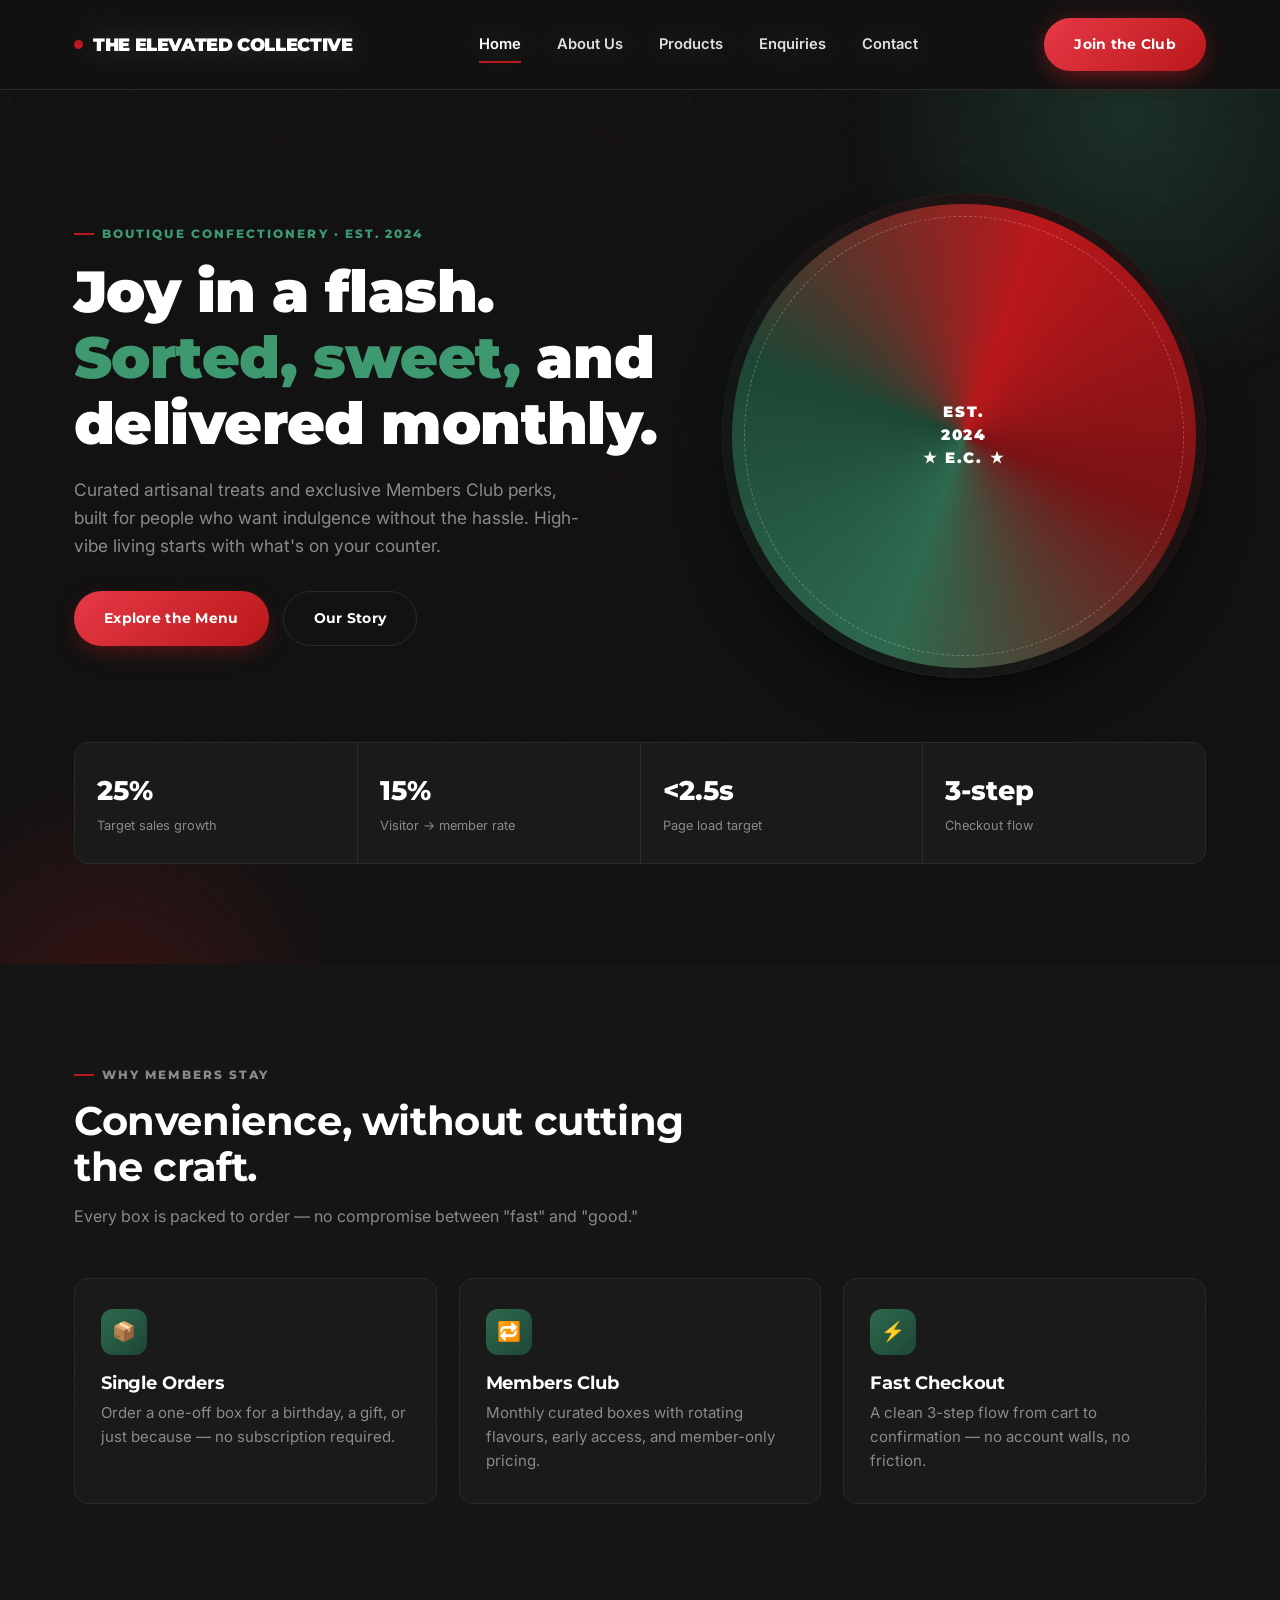
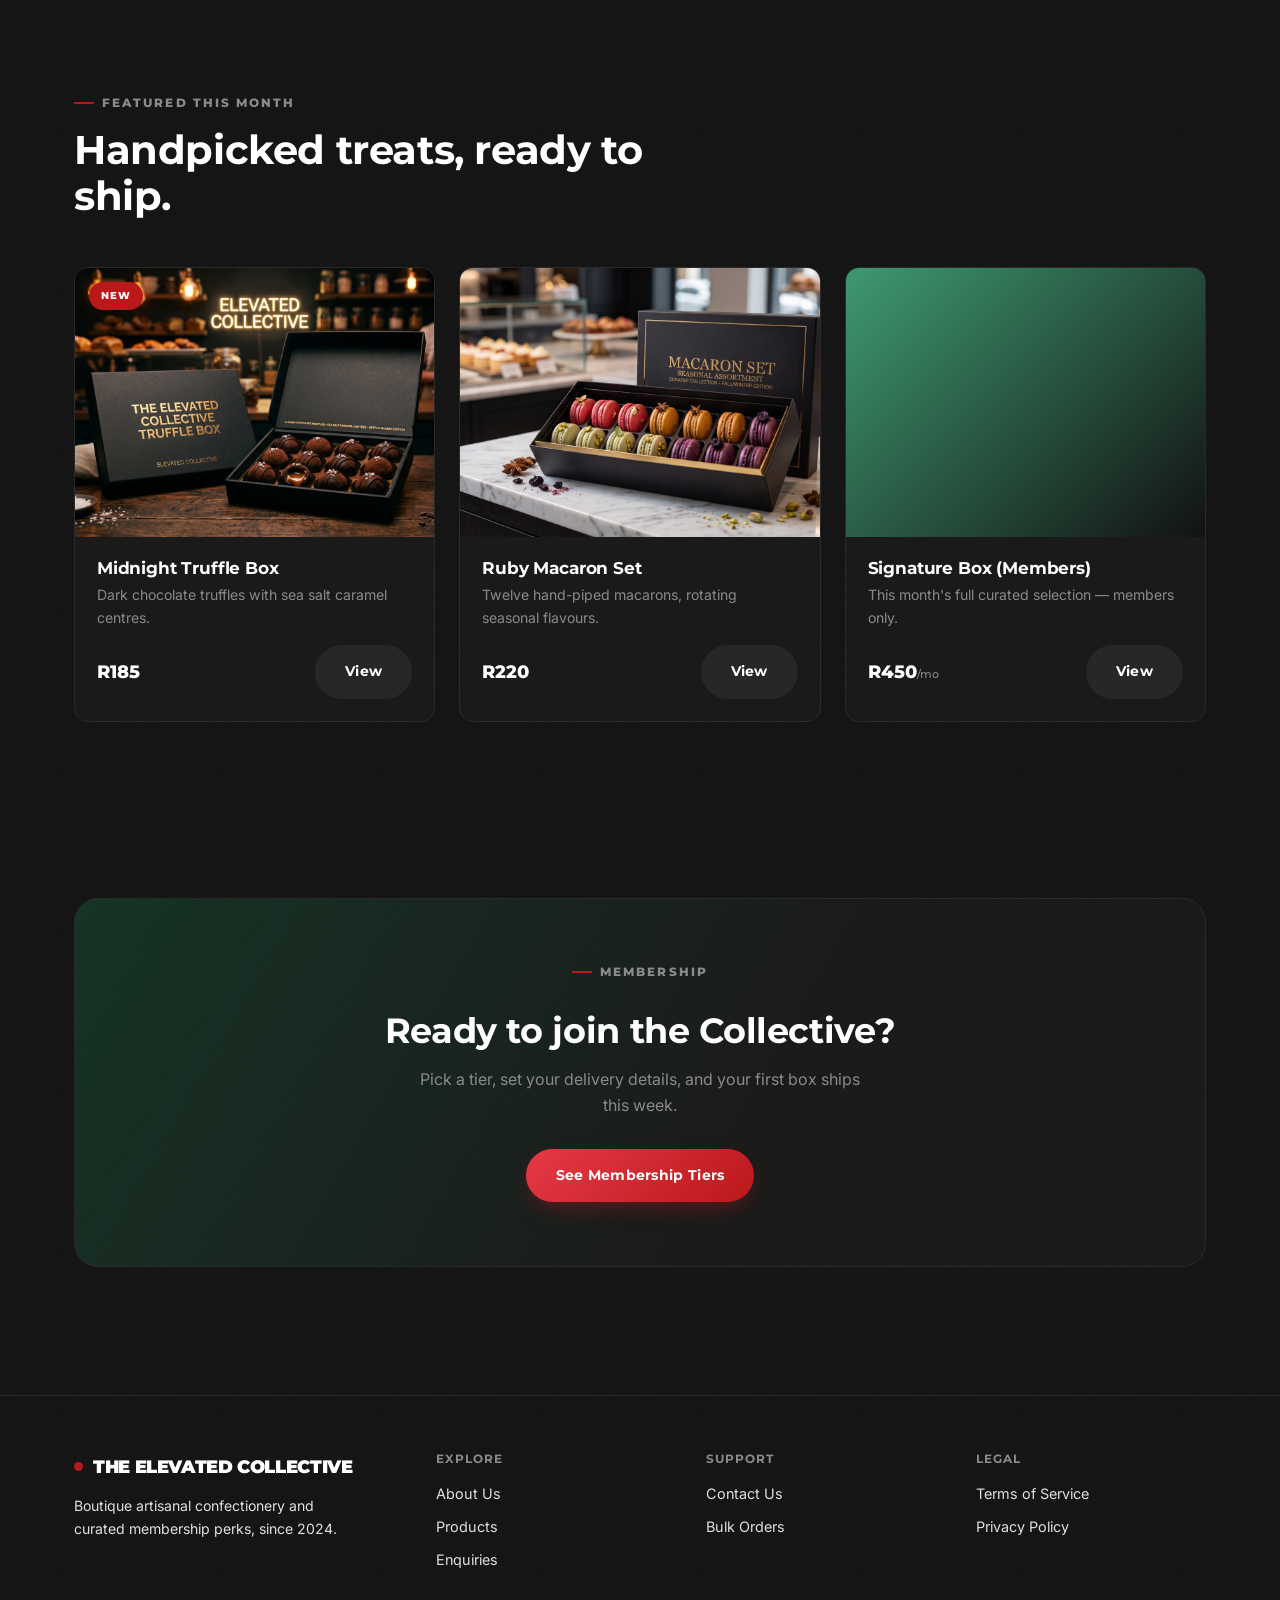
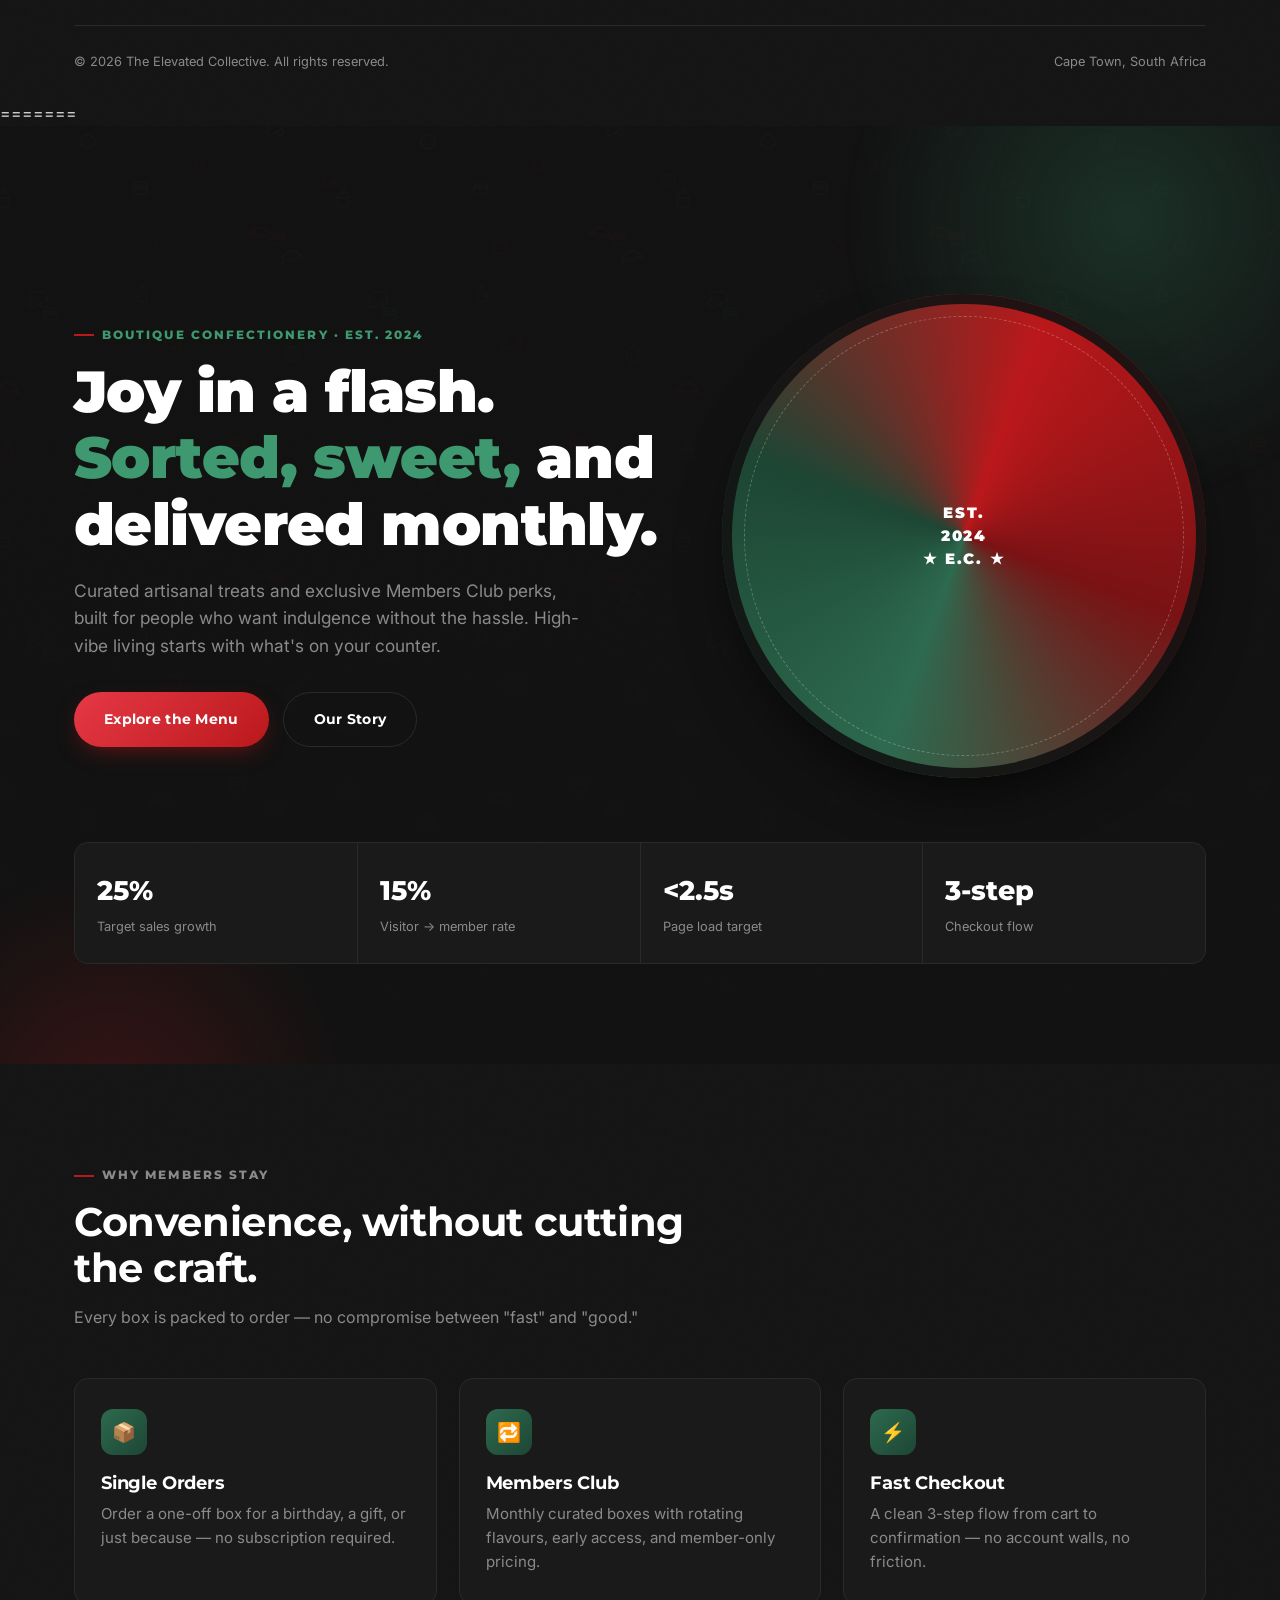
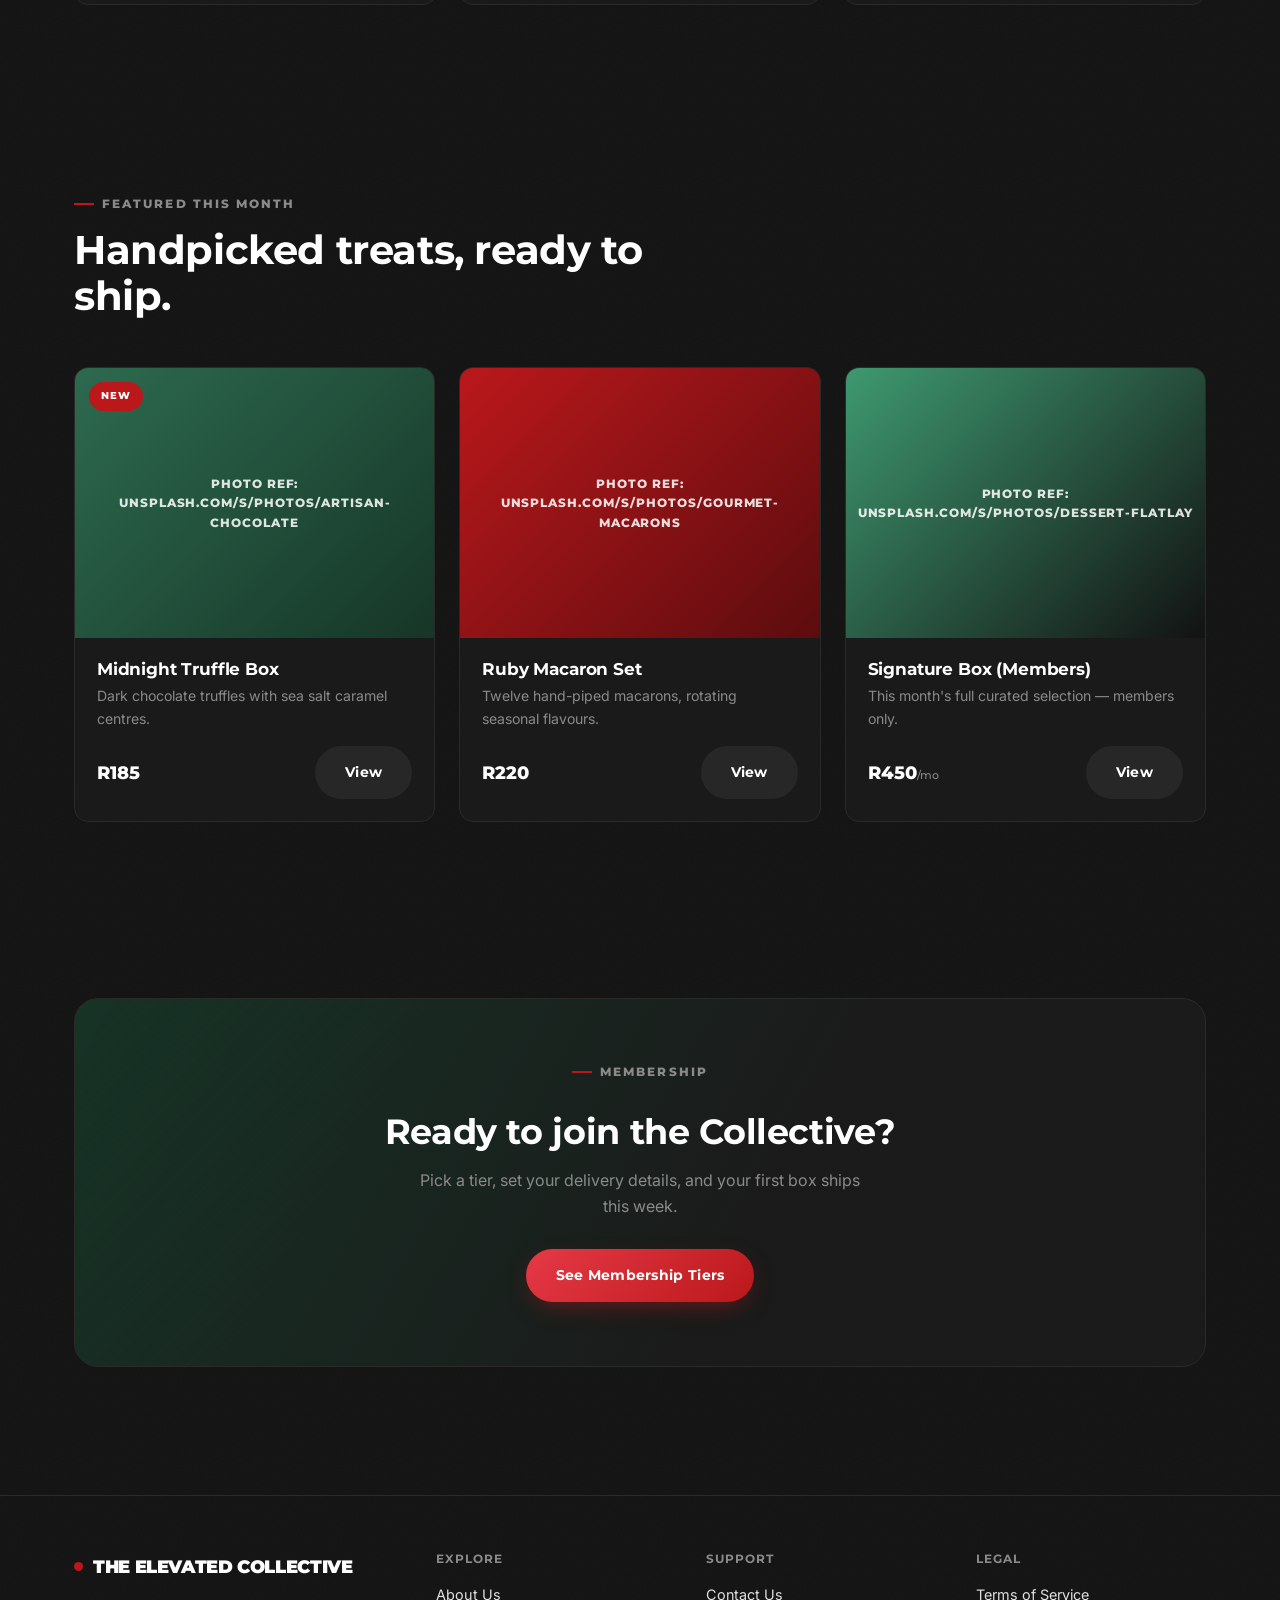
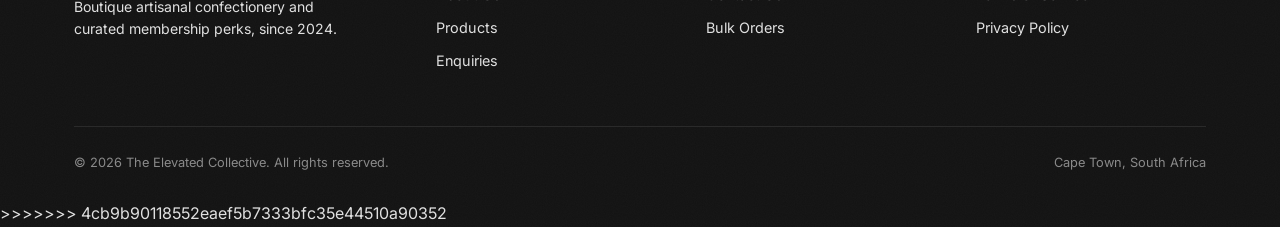
<file: index.html>
<<<<<<< HEAD
<!DOCTYPE html>
<html lang="en">
<head>
<meta charset="UTF-8">

<!--Google Fonts for Montserrat & Inter -->
<link rel="preconnect" href="https://fonts.googleapis.com">
<link rel="preconnect" href="https://fonts.gstatic.com" crossorigin>
<link href="https://fonts.googleapis.com/css2?family=Inter:wght@300;400;500;600;700&family=Montserrat:ital,wght@0,400;0,500;0,600;0,700;1,400;1,500;1,600;1,700&display=swap" rel="stylesheet">
<meta name="viewport" content="width=device-width, initial-scale=1.0">
<title>Enquiries — The Elevated Collective</title>
<link rel="stylesheet" href="css/style.css">
<meta name="viewport" content="width=device-width, initial-scale=1.0">
<title>The Elevated Collective — Sweet Treats, Delivered Monthly</title>
<meta name="description" content="Artisanal confectionery and curated membership perks, delivered with maximum convenience.">
<link rel="stylesheet" href="css/style.css">
</head>
<body>

<header class="site-header">
  <nav class="nav">
    <a href="index.html" class="logo"><span class="dot"></span>THE ELEVATED COLLECTIVE</a>
    <ul class="nav-links">
      <li><a href="index.html" class="active">Home</a></li>
      <li><a href="about.html">About Us</a></li>
      <li><a href="products.html">Products</a></li>
      <li><a href="enquiry.html">Enquiries</a></li>
      <li><a href="contact.html">Contact</a></li>
    </ul>
    <div class="nav-cta">
      <a href="products.html" class="btn btn-primary">Join the Club</a>
      <button class="nav-toggle" aria-label="Toggle menu" aria-expanded="false">☰</button>
    </div>
  </nav>
</header>

<main>
  <section class="hero">
    <div class="container hero-grid">
      <div>
        <p class="eyebrow">Boutique Confectionery · Est. 2024</p>
        <h1>Joy in a flash. <span class="accent">Sorted, sweet,</span> and delivered monthly.</h1>
        <p class="lead">Curated artisanal treats and exclusive Members Club perks, built for people who want indulgence without the hassle. High-vibe living starts with what's on your counter.</p>
        <div class="hero-actions">
          <a href="products.html" class="btn btn-primary">Explore the Menu</a>
          <a href="about.html" class="btn btn-secondary">Our Story</a>
        </div>
      </div>
      <div class="seal-art" role="img" aria-label="The Elevated Collective wax seal emblem">
        <div class="seal-mark">EST.<br>2024<br>★ E.C. ★</div>
      </div>
    </div>

    <div class="container">
      <div class="stat-strip">
        <div class="stat-cell"><div class="num">25%</div><div class="label">Target sales growth</div></div>
        <div class="stat-cell"><div class="num">15%</div><div class="label">Visitor → member rate</div></div>
        <div class="stat-cell"><div class="num">&lt;2.5s</div><div class="label">Page load target</div></div>
        <div class="stat-cell"><div class="num">3-step</div><div class="label">Checkout flow</div></div>
      </div>
    </div>
  </section>

  <section>
    <div class="container">
      <div class="section-head">
        <p class="eyebrow">Why members stay</p>
        <h2>Convenience, without cutting the craft.</h2>
        <p>Every box is packed to order — no compromise between "fast" and "good."</p>
      </div>
      <div class="grid-3">
        <div class="card">
          <div class="icon-badge">📦</div>
          <h3>Single Orders</h3>
          <p>Order a one-off box for a birthday, a gift, or just because — no subscription required.</p>
        </div>
        <div class="card">
          <div class="icon-badge">🔁</div>
          <h3>Members Club</h3>
          <p>Monthly curated boxes with rotating flavours, early access, and member-only pricing.</p>
        </div>
        <div class="card">
          <div class="icon-badge">⚡</div>
          <h3>Fast Checkout</h3>
          <p>A clean 3-step flow from cart to confirmation — no account walls, no friction.</p>
        </div>
      </div>
    </div>
  </section>

  <section>
    <div class="container">
      <div class="section-head">
        <p class="eyebrow">Featured this month</p>
        <h2>Handpicked treats, ready to ship.</h2>
      </div>
      <div class="product-grid">
        <article class="product-card">
          <div class="product-media">
            <span class="badge-tag">New</span>
            <img src="images/images/products/midnight.truffle.jpg" alt="Midnight Truffle Box">
          </div>
          <div class="product-body">
            <h3>Midnight Truffle Box</h3>
            <p class="desc">Dark chocolate truffles with sea salt caramel centres.</p>
            <div class="product-footer">
              <span class="price">R185</span>
              <a href="products.html" class="btn btn-ghost">View</a>
            </div>
          </div>
        </article>
        <article class="product-card">
          <div class="product-media">
            <img src="images/images/products/macaron.seasonalset.jpg" alt="Ruby Macaron Set">
          </div>
          <div class="product-body">
            <h3>Ruby Macaron Set</h3>
            <p class="desc">Twelve hand-piped macarons, rotating seasonal flavours.</p>
            <div class="product-footer">
              <span class="price">R220</span>
              <a href="products.html" class="btn btn-ghost">View</a>
            </div>
          </div>
        </article>
        <article class="product-card">
          <div class="product-media" style="background-image: linear-gradient(135deg, #3E9970, #121212), url('https://images.unsplash.com/photo-1551024601-bec78aea704b?auto=format&fit=crop&w=900&q=80'); background-size: cover; background-position: center;">
          </div>
          <div class="product-body">
            <h3>Signature Box (Members)</h3>
            <p class="desc">This month's full curated selection — members only.</p>
            <div class="product-footer">
              <span class="price">R450<span class="period">/mo</span></span>
              <a href="products.html" class="btn btn-ghost">View</a>
            </div>
          </div>
        </article>
      </div>
    </div>
  </section>

  <section>
    <div class="container">
      <div class="cta-band">
        <p class="eyebrow" style="justify-content:center;">Membership</p>
        <h2>Ready to join the Collective?</h2>
        <p>Pick a tier, set your delivery details, and your first box ships this week.</p>
        <a href="products.html" class="btn btn-primary">See Membership Tiers</a>
      </div>
    </div>
  </section>
</main>

<footer class="site-footer">
  <div class="container">
    <div class="footer-grid">
      <div>
        <div class="logo" style="margin-bottom:14px;"><span class="dot"></span>THE ELEVATED COLLECTIVE</div>
        <p style="max-width:32ch; font-size:0.88rem;">Boutique artisanal confectionery and curated membership perks, since 2024.</p>
      </div>
      <div>
        <h4>Explore</h4>
        <ul>
          <li><a href="about.html">About Us</a></li>
          <li><a href="products.html">Products</a></li>
          <li><a href="enquiry.html">Enquiries</a></li>
        </ul>
      </div>
      <div>
        <h4>Support</h4>
        <ul>
          <li><a href="contact.html">Contact Us</a></li>
          <li><a href="enquiry.html">Bulk Orders</a></li>
        </ul>
      </div>
      <div>
        <h4>Legal</h4>
        <ul>
          <li><a href="#">Terms of Service</a></li>
          <li><a href="#">Privacy Policy</a></li>
        </ul>
      </div>
    </div>
    <div class="footer-bottom">
      <span>© 2026 The Elevated Collective. All rights reserved.</span>
      <span>Cape Town, South Africa</span>
    </div>
  </div>
</footer>

</body>
=======
<!DOCTYPE html>
<html lang="en">
<head>
<meta charset="UTF-8">
<meta name="viewport" content="width=device-width, initial-scale=1.0">
<title>The Elevated Collective — Sweet Treats, Delivered Monthly</title>
<meta name="description" content="Artisanal confectionery and curated membership perks, delivered with maximum convenience.">
<link rel="stylesheet" href="css/style.css">
</head>
<body>

<header class="site-header">
  <nav class="nav">
    <a href="index.html" class="logo"><span class="dot"></span>THE ELEVATED COLLECTIVE</a>
    <ul class="nav-links">
      <li><a href="index.html" class="active">Home</a></li>
      <li><a href="about.html">About Us</a></li>
      <li><a href="products.html">Products</a></li>
      <li><a href="enquiry.html">Enquiries</a></li>
      <li><a href="contact.html">Contact</a></li>
    </ul>
    <div class="nav-cta">
      <a href="products.html" class="btn btn-primary">Join the Club</a>
      <button class="nav-toggle" aria-label="Toggle menu" aria-expanded="false">☰</button>
    </div>
  </nav>
</header>

<main>
  <section class="hero">
    <div class="container hero-grid">
      <div>
        <p class="eyebrow">Boutique Confectionery · Est. 2024</p>
        <h1>Joy in a flash. <span class="accent">Sorted, sweet,</span> and delivered monthly.</h1>
        <p class="lead">Curated artisanal treats and exclusive Members Club perks, built for people who want indulgence without the hassle. High-vibe living starts with what's on your counter.</p>
        <div class="hero-actions">
          <a href="products.html" class="btn btn-primary">Explore the Menu</a>
          <a href="about.html" class="btn btn-secondary">Our Story</a>
        </div>
      </div>
      <div class="seal-art" role="img" aria-label="The Elevated Collective wax seal emblem">
        <div class="seal-mark">EST.<br>2024<br>★ E.C. ★</div>
      </div>
    </div>

    <div class="container">
      <div class="stat-strip">
        <div class="stat-cell"><div class="num">25%</div><div class="label">Target sales growth</div></div>
        <div class="stat-cell"><div class="num">15%</div><div class="label">Visitor → member rate</div></div>
        <div class="stat-cell"><div class="num">&lt;2.5s</div><div class="label">Page load target</div></div>
        <div class="stat-cell"><div class="num">3-step</div><div class="label">Checkout flow</div></div>
      </div>
    </div>
  </section>

  <section>
    <div class="container">
      <div class="section-head">
        <p class="eyebrow">Why members stay</p>
        <h2>Convenience, without cutting the craft.</h2>
        <p>Every box is packed to order — no compromise between "fast" and "good."</p>
      </div>
      <div class="grid-3">
        <div class="card">
          <div class="icon-badge">📦</div>
          <h3>Single Orders</h3>
          <p>Order a one-off box for a birthday, a gift, or just because — no subscription required.</p>
        </div>
        <div class="card">
          <div class="icon-badge">🔁</div>
          <h3>Members Club</h3>
          <p>Monthly curated boxes with rotating flavours, early access, and member-only pricing.</p>
        </div>
        <div class="card">
          <div class="icon-badge">⚡</div>
          <h3>Fast Checkout</h3>
          <p>A clean 3-step flow from cart to confirmation — no account walls, no friction.</p>
        </div>
      </div>
    </div>
  </section>

  <section>
    <div class="container">
      <div class="section-head">
        <p class="eyebrow">Featured this month</p>
        <h2>Handpicked treats, ready to ship.</h2>
      </div>
      <div class="product-grid">
        <article class="product-card">
          <div class="product-media" style="background: linear-gradient(135deg, #2D6A4F, #163627);">
            <span class="badge-tag">New</span>
            <div class="placeholder-art">Photo ref:<br>unsplash.com/s/photos/artisan-chocolate</div>
          </div>
          <div class="product-body">
            <h3>Midnight Truffle Box</h3>
            <p class="desc">Dark chocolate truffles with sea salt caramel centres.</p>
            <div class="product-footer">
              <span class="price">R185</span>
              <a href="products.html" class="btn btn-ghost">View</a>
            </div>
          </div>
        </article>
        <article class="product-card">
          <div class="product-media" style="background: linear-gradient(135deg, #BA181B, #5c0c0e);">
            <div class="placeholder-art">Photo ref:<br>unsplash.com/s/photos/gourmet-macarons</div>
          </div>
          <div class="product-body">
            <h3>Ruby Macaron Set</h3>
            <p class="desc">Twelve hand-piped macarons, rotating seasonal flavours.</p>
            <div class="product-footer">
              <span class="price">R220</span>
              <a href="products.html" class="btn btn-ghost">View</a>
            </div>
          </div>
        </article>
        <article class="product-card">
          <div class="product-media" style="background: linear-gradient(135deg, #3E9970, #121212);">
            <div class="placeholder-art">Photo ref:<br>unsplash.com/s/photos/dessert-flatlay</div>
          </div>
          <div class="product-body">
            <h3>Signature Box (Members)</h3>
            <p class="desc">This month's full curated selection — members only.</p>
            <div class="product-footer">
              <span class="price">R450<span class="period">/mo</span></span>
              <a href="products.html" class="btn btn-ghost">View</a>
            </div>
          </div>
        </article>
      </div>
    </div>
  </section>

  <section>
    <div class="container">
      <div class="cta-band">
        <p class="eyebrow" style="justify-content:center;">Membership</p>
        <h2>Ready to join the Collective?</h2>
        <p>Pick a tier, set your delivery details, and your first box ships this week.</p>
        <a href="products.html" class="btn btn-primary">See Membership Tiers</a>
      </div>
    </div>
  </section>
</main>

<footer class="site-footer">
  <div class="container">
    <div class="footer-grid">
      <div>
        <div class="logo" style="margin-bottom:14px;"><span class="dot"></span>THE ELEVATED COLLECTIVE</div>
        <p style="max-width:32ch; font-size:0.88rem;">Boutique artisanal confectionery and curated membership perks, since 2024.</p>
      </div>
      <div>
        <h4>Explore</h4>
        <ul>
          <li><a href="about.html">About Us</a></li>
          <li><a href="products.html">Products</a></li>
          <li><a href="enquiry.html">Enquiries</a></li>
        </ul>
      </div>
      <div>
        <h4>Support</h4>
        <ul>
          <li><a href="contact.html">Contact Us</a></li>
          <li><a href="enquiry.html">Bulk Orders</a></li>
        </ul>
      </div>
      <div>
        <h4>Legal</h4>
        <ul>
          <li><a href="#">Terms of Service</a></li>
          <li><a href="#">Privacy Policy</a></li>
        </ul>
      </div>
    </div>
    <div class="footer-bottom">
      <span>© 2026 The Elevated Collective. All rights reserved.</span>
      <span>Cape Town, South Africa</span>
    </div>
  </div>
</footer>

</body>
>>>>>>> 4cb9b90118552eaef5b7333bfc35e44510a90352
</html>
</file>
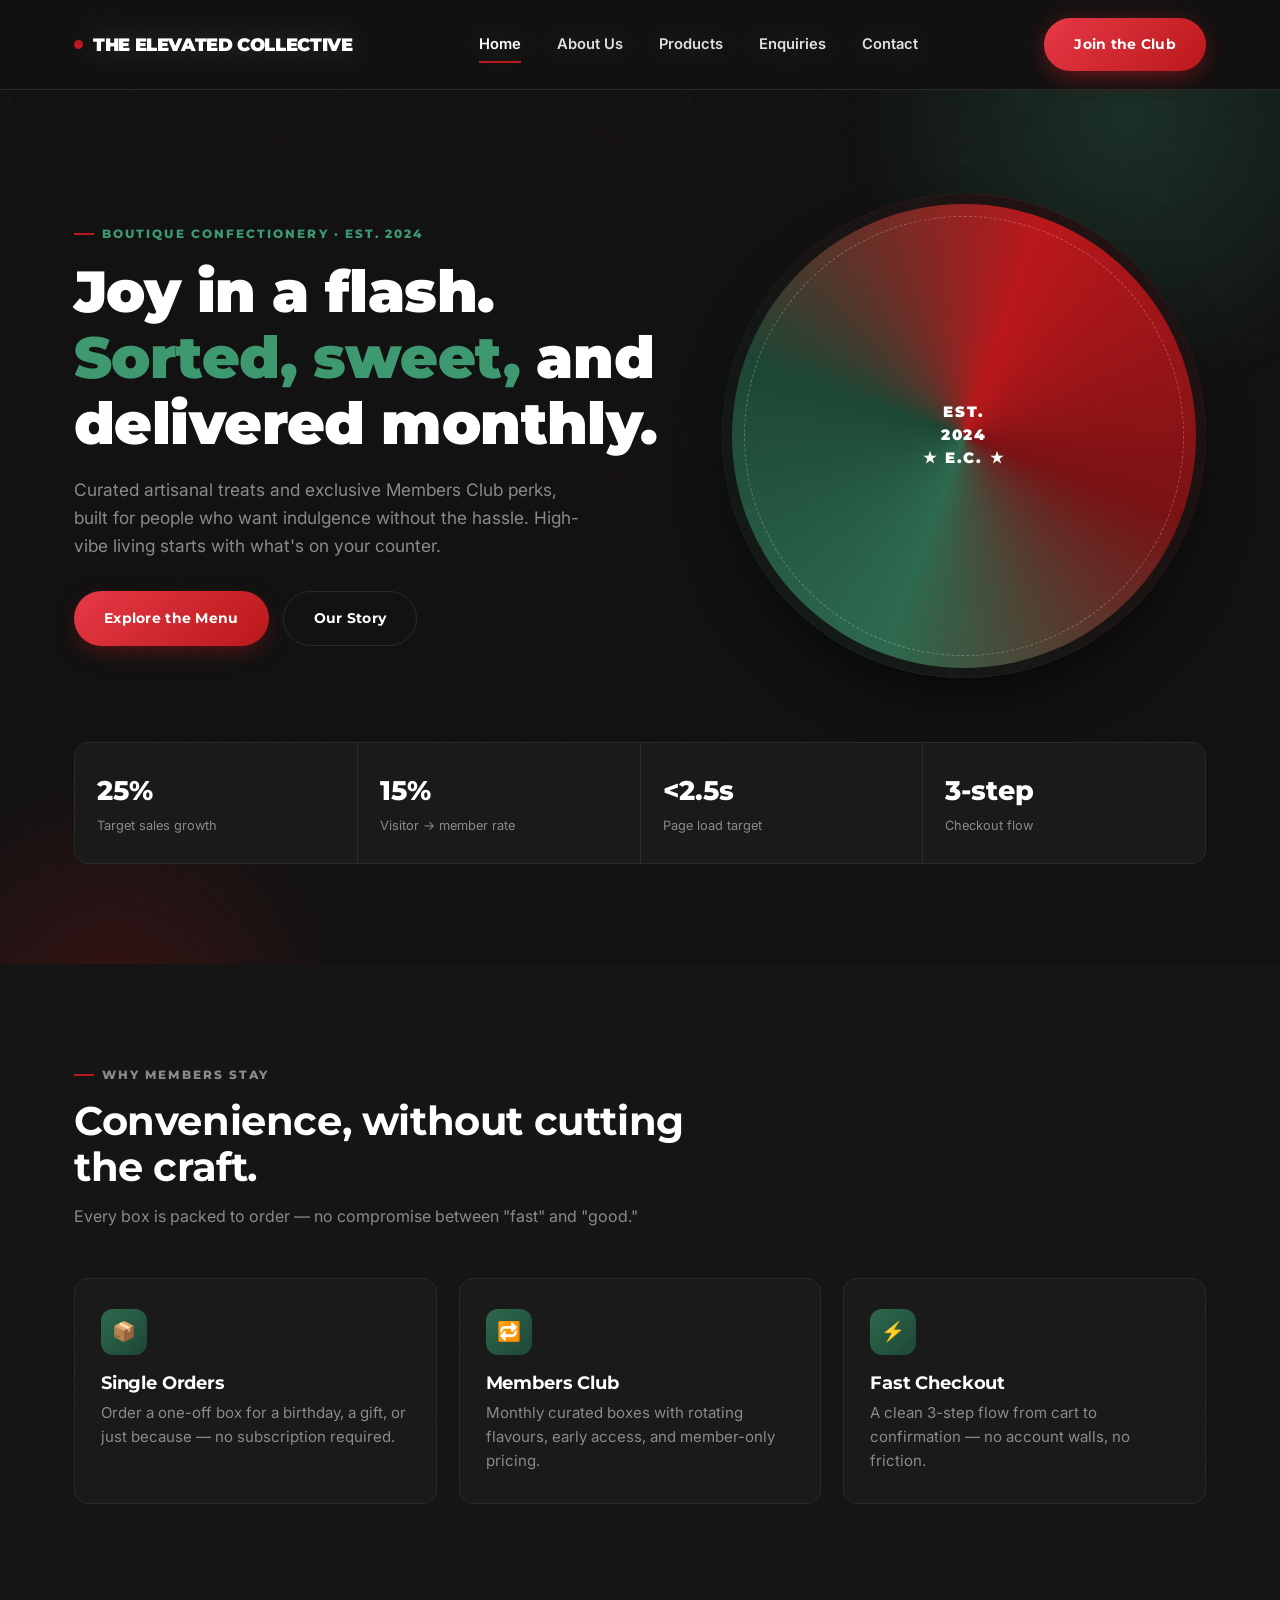
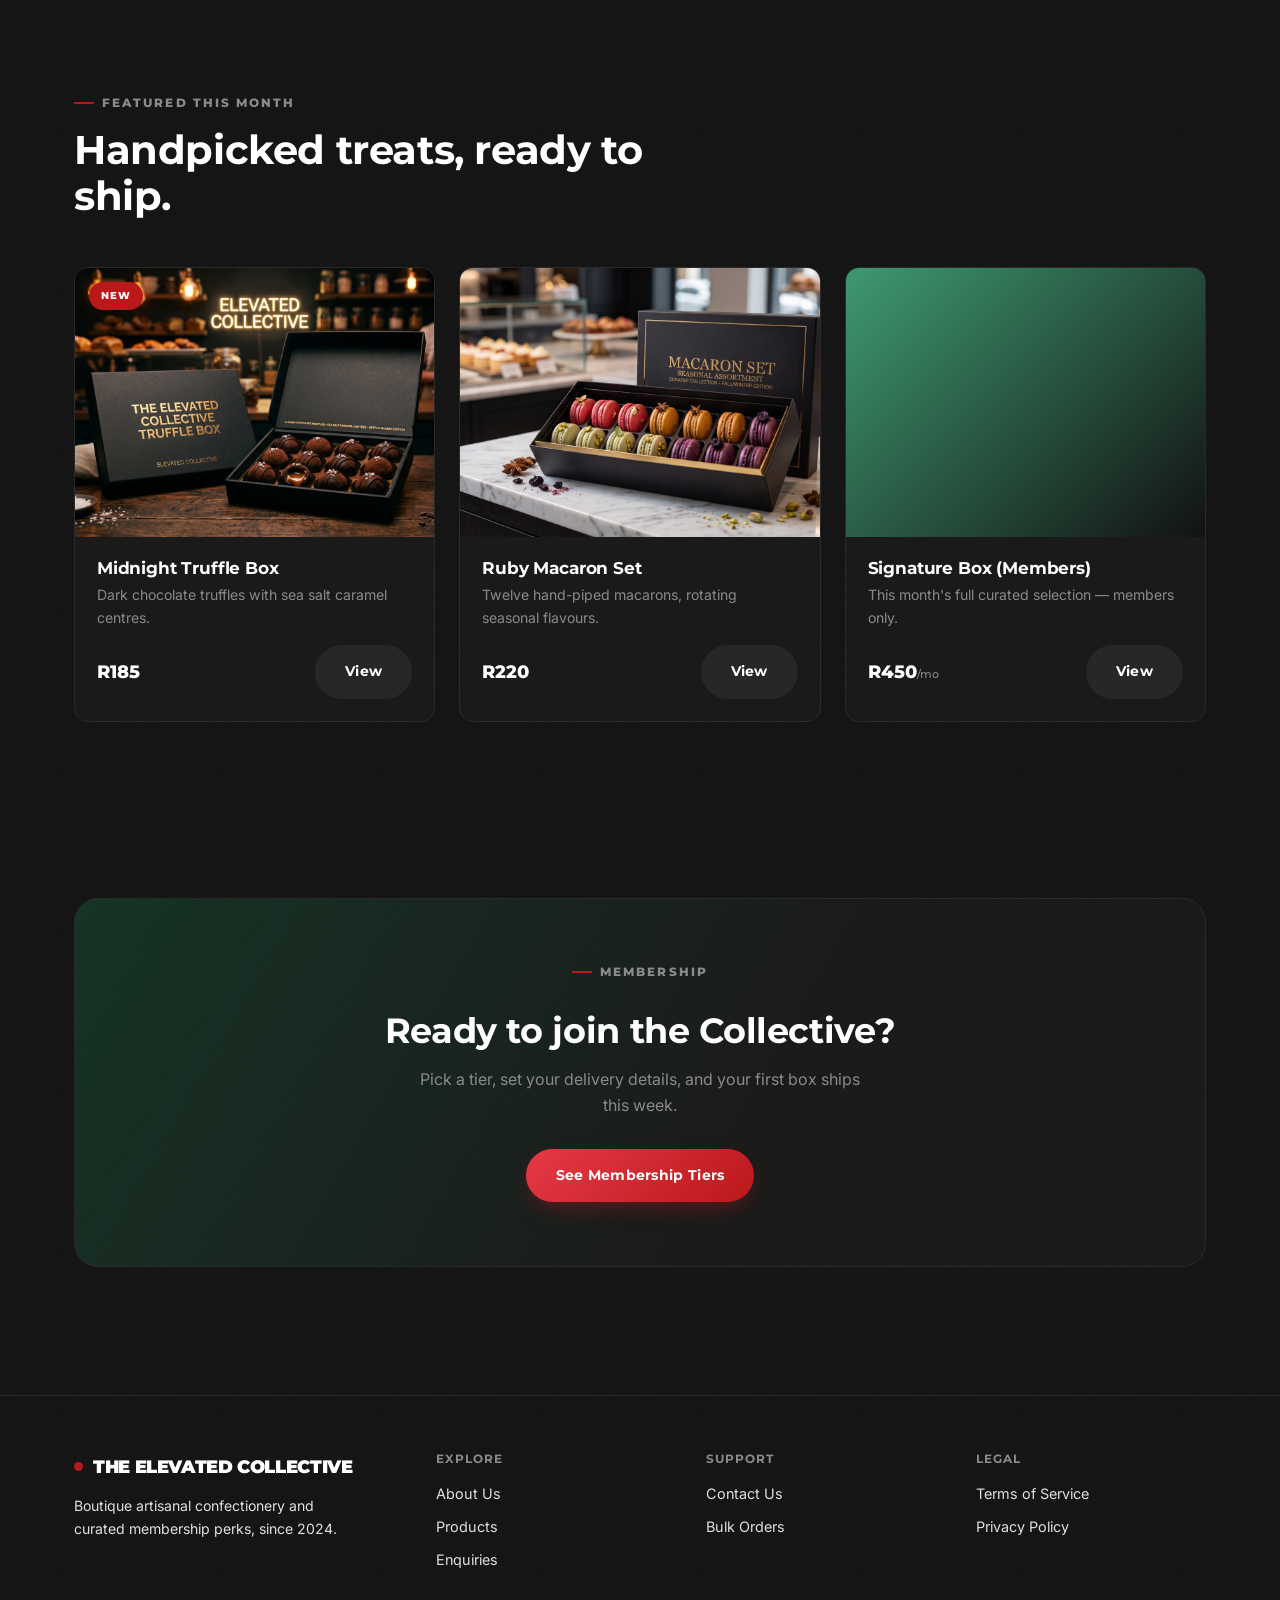
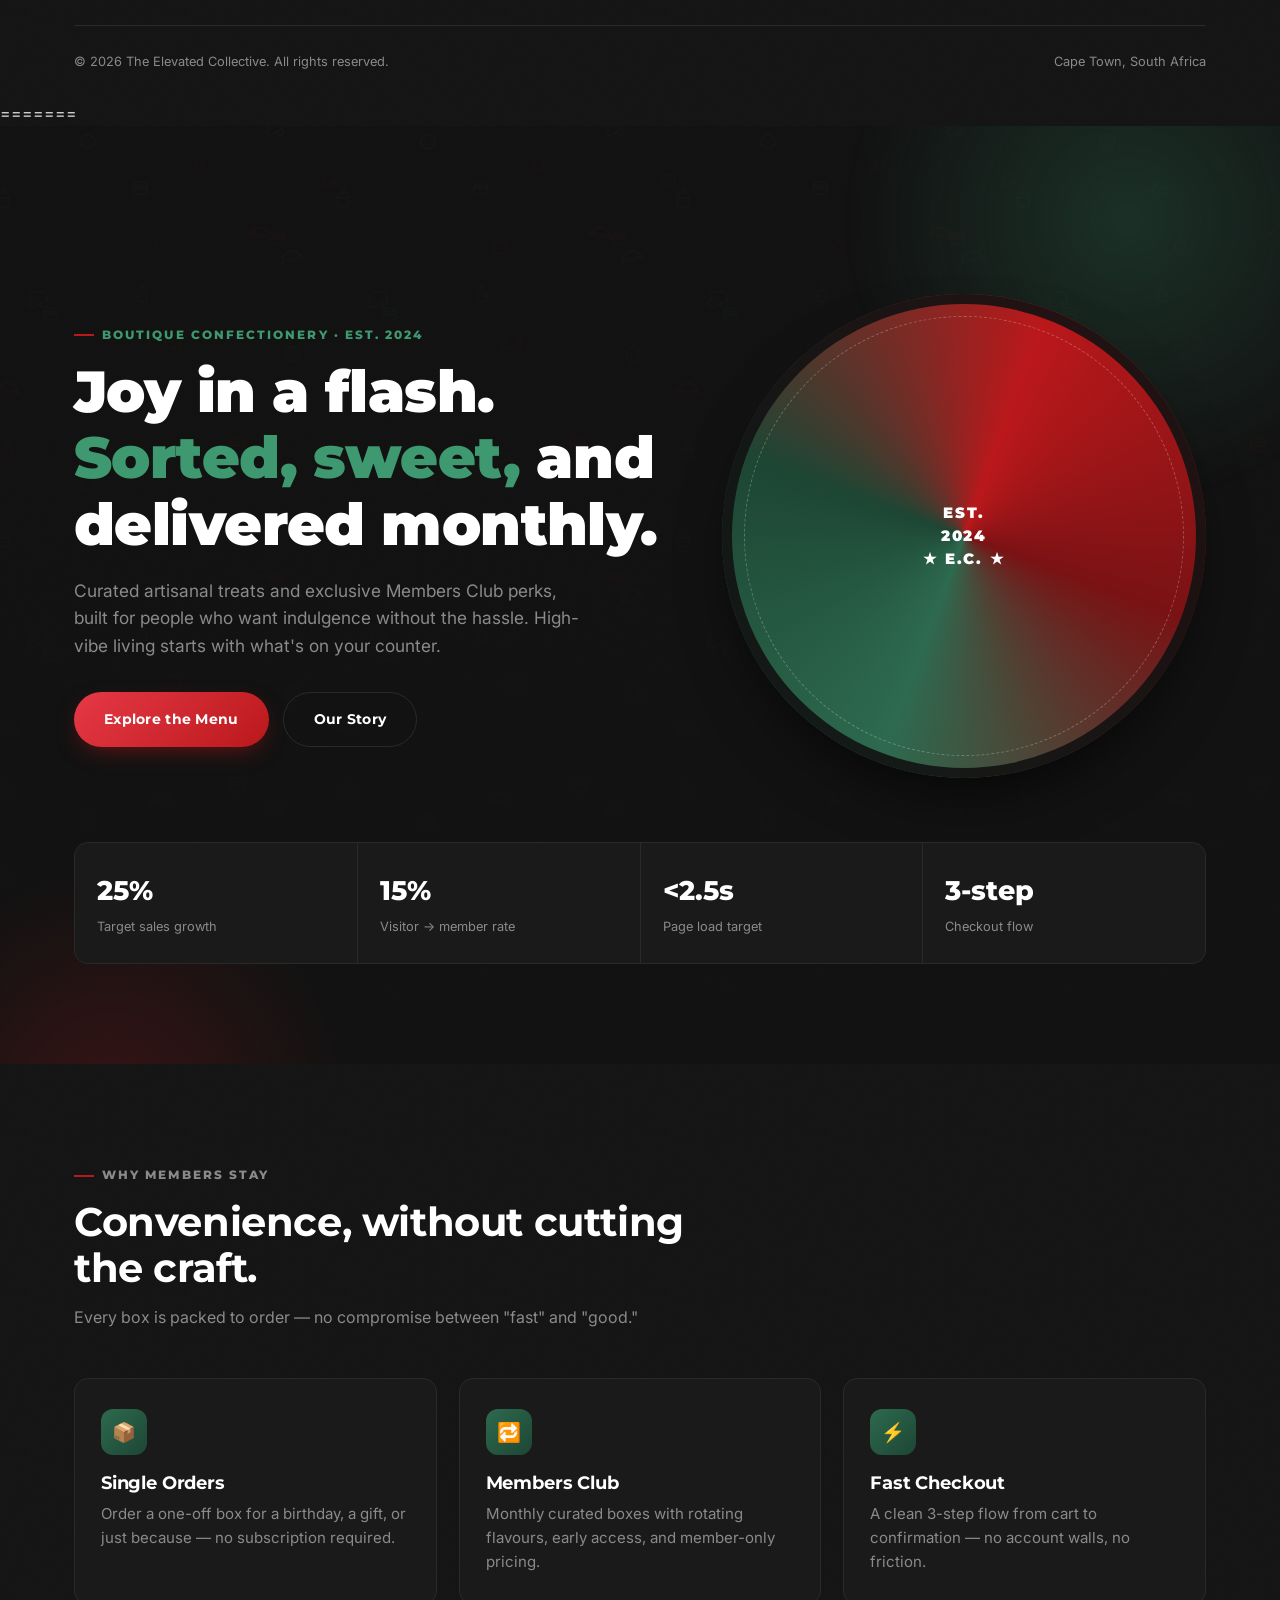
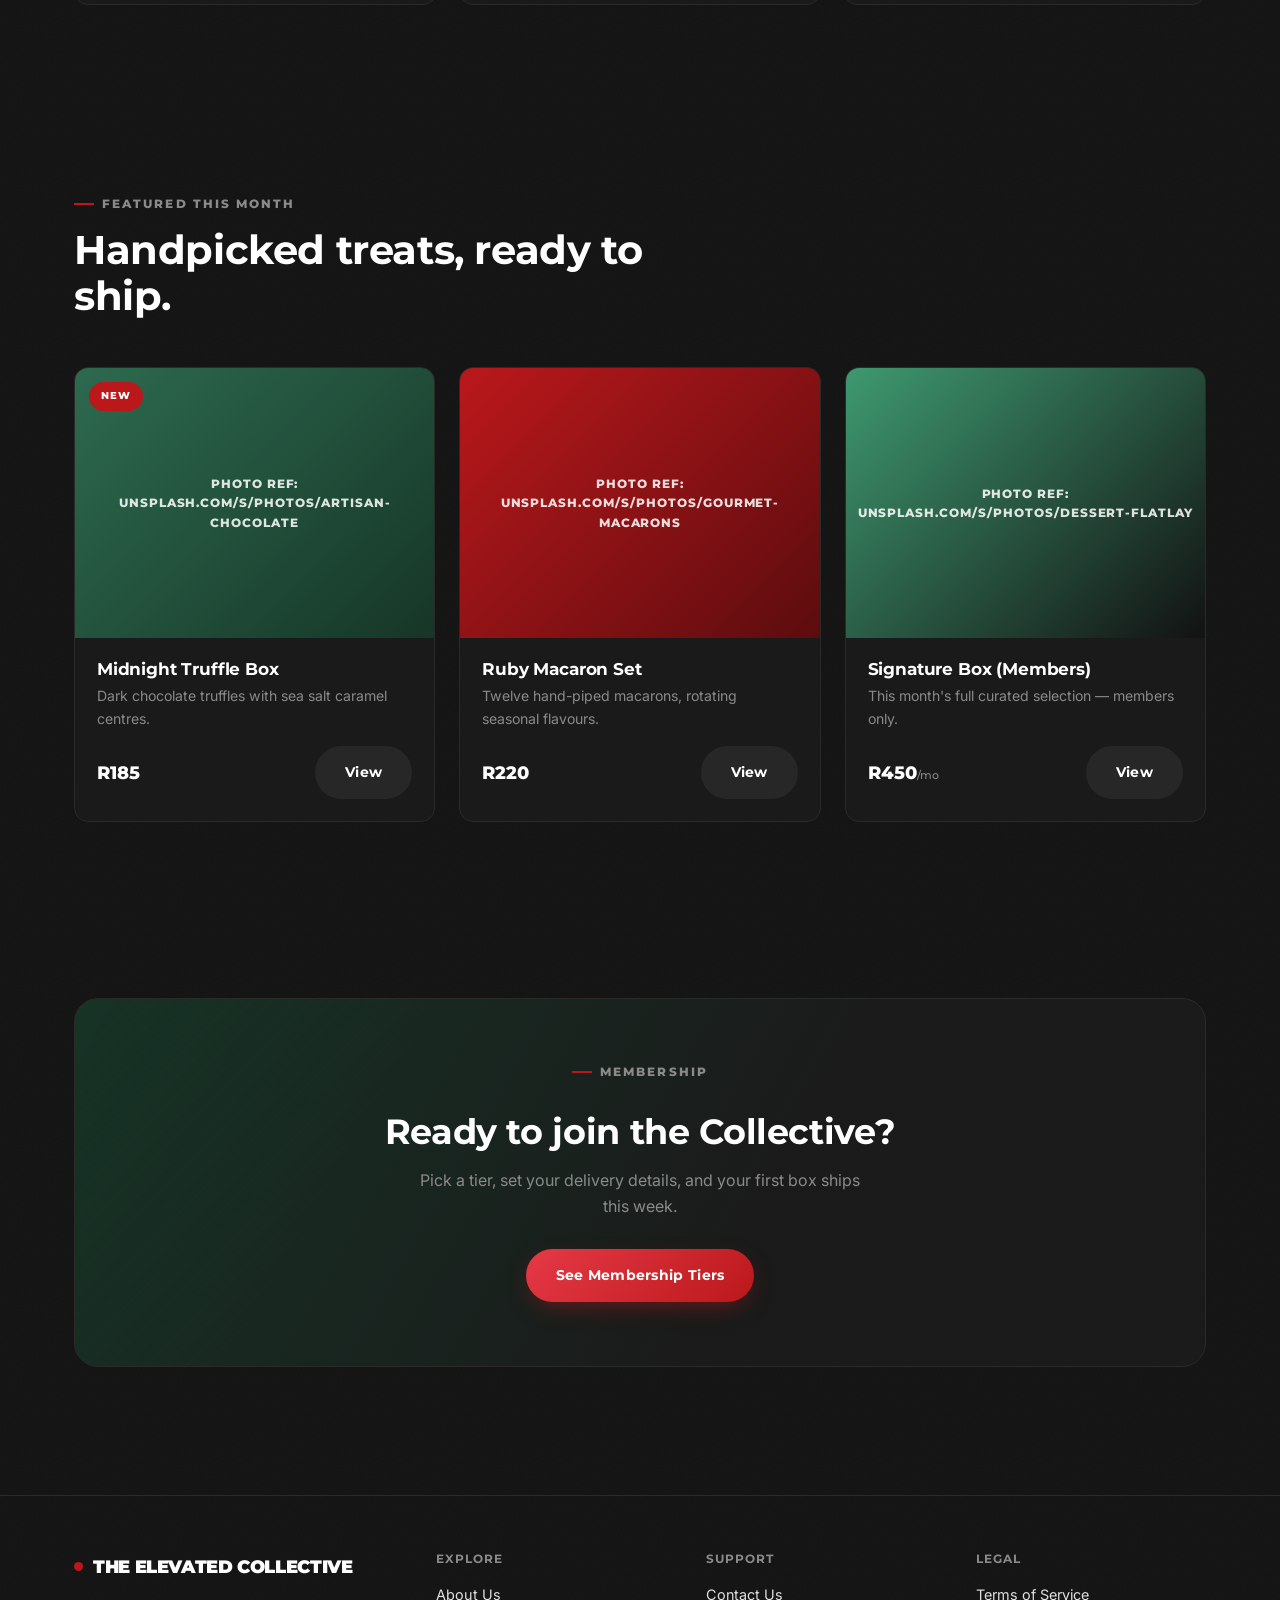
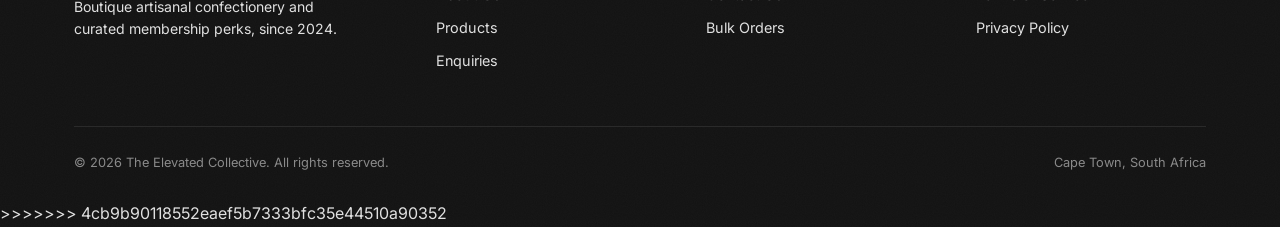
<file: Index.html>
<<<<<<< HEAD
<!DOCTYPE html>
<html lang="en">
<head>
<meta charset="UTF-8">

<!--Google Fonts for Montserrat & Inter -->
<link rel="preconnect" href="https://fonts.googleapis.com">
<link rel="preconnect" href="https://fonts.gstatic.com" crossorigin>
<link href="https://fonts.googleapis.com/css2?family=Inter:wght@300;400;500;600;700&family=Montserrat:ital,wght@0,400;0,500;0,600;0,700;1,400;1,500;1,600;1,700&display=swap" rel="stylesheet">
<meta name="viewport" content="width=device-width, initial-scale=1.0">
<title>Enquiries — The Elevated Collective</title>
<link rel="stylesheet" href="css/style.css">
<meta name="viewport" content="width=device-width, initial-scale=1.0">
<title>The Elevated Collective — Sweet Treats, Delivered Monthly</title>
<meta name="description" content="Artisanal confectionery and curated membership perks, delivered with maximum convenience.">
<link rel="stylesheet" href="css/style.css">
</head>
<body>

<header class="site-header">
  <nav class="nav">
    <a href="index.html" class="logo"><span class="dot"></span>THE ELEVATED COLLECTIVE</a>
    <ul class="nav-links">
      <li><a href="index.html" class="active">Home</a></li>
      <li><a href="about.html">About Us</a></li>
      <li><a href="products.html">Products</a></li>
      <li><a href="enquiry.html">Enquiries</a></li>
      <li><a href="contact.html">Contact</a></li>
    </ul>
    <div class="nav-cta">
      <a href="products.html" class="btn btn-primary">Join the Club</a>
      <button class="nav-toggle" aria-label="Toggle menu" aria-expanded="false">☰</button>
    </div>
  </nav>
</header>

<main>
  <section class="hero">
    <div class="container hero-grid">
      <div>
        <p class="eyebrow">Boutique Confectionery · Est. 2024</p>
        <h1>Joy in a flash. <span class="accent">Sorted, sweet,</span> and delivered monthly.</h1>
        <p class="lead">Curated artisanal treats and exclusive Members Club perks, built for people who want indulgence without the hassle. High-vibe living starts with what's on your counter.</p>
        <div class="hero-actions">
          <a href="products.html" class="btn btn-primary">Explore the Menu</a>
          <a href="about.html" class="btn btn-secondary">Our Story</a>
        </div>
      </div>
      <div class="seal-art" role="img" aria-label="The Elevated Collective wax seal emblem">
        <div class="seal-mark">EST.<br>2024<br>★ E.C. ★</div>
      </div>
    </div>

    <div class="container">
      <div class="stat-strip">
        <div class="stat-cell"><div class="num">25%</div><div class="label">Target sales growth</div></div>
        <div class="stat-cell"><div class="num">15%</div><div class="label">Visitor → member rate</div></div>
        <div class="stat-cell"><div class="num">&lt;2.5s</div><div class="label">Page load target</div></div>
        <div class="stat-cell"><div class="num">3-step</div><div class="label">Checkout flow</div></div>
      </div>
    </div>
  </section>

  <section>
    <div class="container">
      <div class="section-head">
        <p class="eyebrow">Why members stay</p>
        <h2>Convenience, without cutting the craft.</h2>
        <p>Every box is packed to order — no compromise between "fast" and "good."</p>
      </div>
      <div class="grid-3">
        <div class="card">
          <div class="icon-badge">📦</div>
          <h3>Single Orders</h3>
          <p>Order a one-off box for a birthday, a gift, or just because — no subscription required.</p>
        </div>
        <div class="card">
          <div class="icon-badge">🔁</div>
          <h3>Members Club</h3>
          <p>Monthly curated boxes with rotating flavours, early access, and member-only pricing.</p>
        </div>
        <div class="card">
          <div class="icon-badge">⚡</div>
          <h3>Fast Checkout</h3>
          <p>A clean 3-step flow from cart to confirmation — no account walls, no friction.</p>
        </div>
      </div>
    </div>
  </section>

  <section>
    <div class="container">
      <div class="section-head">
        <p class="eyebrow">Featured this month</p>
        <h2>Handpicked treats, ready to ship.</h2>
      </div>
      <div class="product-grid">
        <article class="product-card">
          <div class="product-media">
            <span class="badge-tag">New</span>
            <img src="images/images/products/midnight.truffle.jpg" alt="Midnight Truffle Box">
          </div>
          <div class="product-body">
            <h3>Midnight Truffle Box</h3>
            <p class="desc">Dark chocolate truffles with sea salt caramel centres.</p>
            <div class="product-footer">
              <span class="price">R185</span>
              <a href="products.html" class="btn btn-ghost">View</a>
            </div>
          </div>
        </article>
        <article class="product-card">
          <div class="product-media">
            <img src="images/images/products/macaron.seasonalset.jpg" alt="Ruby Macaron Set">
          </div>
          <div class="product-body">
            <h3>Ruby Macaron Set</h3>
            <p class="desc">Twelve hand-piped macarons, rotating seasonal flavours.</p>
            <div class="product-footer">
              <span class="price">R220</span>
              <a href="products.html" class="btn btn-ghost">View</a>
            </div>
          </div>
        </article>
        <article class="product-card">
          <div class="product-media" style="background-image: linear-gradient(135deg, #3E9970, #121212), url('https://images.unsplash.com/photo-1551024601-bec78aea704b?auto=format&fit=crop&w=900&q=80'); background-size: cover; background-position: center;">
          </div>
          <div class="product-body">
            <h3>Signature Box (Members)</h3>
            <p class="desc">This month's full curated selection — members only.</p>
            <div class="product-footer">
              <span class="price">R450<span class="period">/mo</span></span>
              <a href="products.html" class="btn btn-ghost">View</a>
            </div>
          </div>
        </article>
      </div>
    </div>
  </section>

  <section>
    <div class="container">
      <div class="cta-band">
        <p class="eyebrow" style="justify-content:center;">Membership</p>
        <h2>Ready to join the Collective?</h2>
        <p>Pick a tier, set your delivery details, and your first box ships this week.</p>
        <a href="products.html" class="btn btn-primary">See Membership Tiers</a>
      </div>
    </div>
  </section>
</main>

<footer class="site-footer">
  <div class="container">
    <div class="footer-grid">
      <div>
        <div class="logo" style="margin-bottom:14px;"><span class="dot"></span>THE ELEVATED COLLECTIVE</div>
        <p style="max-width:32ch; font-size:0.88rem;">Boutique artisanal confectionery and curated membership perks, since 2024.</p>
      </div>
      <div>
        <h4>Explore</h4>
        <ul>
          <li><a href="about.html">About Us</a></li>
          <li><a href="products.html">Products</a></li>
          <li><a href="enquiry.html">Enquiries</a></li>
        </ul>
      </div>
      <div>
        <h4>Support</h4>
        <ul>
          <li><a href="contact.html">Contact Us</a></li>
          <li><a href="enquiry.html">Bulk Orders</a></li>
        </ul>
      </div>
      <div>
        <h4>Legal</h4>
        <ul>
          <li><a href="#">Terms of Service</a></li>
          <li><a href="#">Privacy Policy</a></li>
        </ul>
      </div>
    </div>
    <div class="footer-bottom">
      <span>© 2026 The Elevated Collective. All rights reserved.</span>
      <span>Cape Town, South Africa</span>
    </div>
  </div>
</footer>

<script src="js/main.js"></script>
</body>
=======
<!DOCTYPE html>
<html lang="en">
<head>
<meta charset="UTF-8">
<meta name="viewport" content="width=device-width, initial-scale=1.0">
<title>The Elevated Collective — Sweet Treats, Delivered Monthly</title>
<meta name="description" content="Artisanal confectionery and curated membership perks, delivered with maximum convenience.">
<link rel="stylesheet" href="css/style.css">
</head>
<body>

<header class="site-header">
  <nav class="nav">
    <a href="index.html" class="logo"><span class="dot"></span>THE ELEVATED COLLECTIVE</a>
    <ul class="nav-links">
      <li><a href="index.html" class="active">Home</a></li>
      <li><a href="about.html">About Us</a></li>
      <li><a href="products.html">Products</a></li>
      <li><a href="enquiry.html">Enquiries</a></li>
      <li><a href="contact.html">Contact</a></li>
    </ul>
    <div class="nav-cta">
      <a href="products.html" class="btn btn-primary">Join the Club</a>
      <button class="nav-toggle" aria-label="Toggle menu" aria-expanded="false">☰</button>
    </div>
  </nav>
</header>

<main>
  <section class="hero">
    <div class="container hero-grid">
      <div>
        <p class="eyebrow">Boutique Confectionery · Est. 2024</p>
        <h1>Joy in a flash. <span class="accent">Sorted, sweet,</span> and delivered monthly.</h1>
        <p class="lead">Curated artisanal treats and exclusive Members Club perks, built for people who want indulgence without the hassle. High-vibe living starts with what's on your counter.</p>
        <div class="hero-actions">
          <a href="products.html" class="btn btn-primary">Explore the Menu</a>
          <a href="about.html" class="btn btn-secondary">Our Story</a>
        </div>
      </div>
      <div class="seal-art" role="img" aria-label="The Elevated Collective wax seal emblem">
        <div class="seal-mark">EST.<br>2024<br>★ E.C. ★</div>
      </div>
    </div>

    <div class="container">
      <div class="stat-strip">
        <div class="stat-cell"><div class="num">25%</div><div class="label">Target sales growth</div></div>
        <div class="stat-cell"><div class="num">15%</div><div class="label">Visitor → member rate</div></div>
        <div class="stat-cell"><div class="num">&lt;2.5s</div><div class="label">Page load target</div></div>
        <div class="stat-cell"><div class="num">3-step</div><div class="label">Checkout flow</div></div>
      </div>
    </div>
  </section>

  <section>
    <div class="container">
      <div class="section-head">
        <p class="eyebrow">Why members stay</p>
        <h2>Convenience, without cutting the craft.</h2>
        <p>Every box is packed to order — no compromise between "fast" and "good."</p>
      </div>
      <div class="grid-3">
        <div class="card">
          <div class="icon-badge">📦</div>
          <h3>Single Orders</h3>
          <p>Order a one-off box for a birthday, a gift, or just because — no subscription required.</p>
        </div>
        <div class="card">
          <div class="icon-badge">🔁</div>
          <h3>Members Club</h3>
          <p>Monthly curated boxes with rotating flavours, early access, and member-only pricing.</p>
        </div>
        <div class="card">
          <div class="icon-badge">⚡</div>
          <h3>Fast Checkout</h3>
          <p>A clean 3-step flow from cart to confirmation — no account walls, no friction.</p>
        </div>
      </div>
    </div>
  </section>

  <section>
    <div class="container">
      <div class="section-head">
        <p class="eyebrow">Featured this month</p>
        <h2>Handpicked treats, ready to ship.</h2>
      </div>
      <div class="product-grid">
        <article class="product-card">
          <div class="product-media" style="background: linear-gradient(135deg, #2D6A4F, #163627);">
            <span class="badge-tag">New</span>
            <div class="placeholder-art">Photo ref:<br>unsplash.com/s/photos/artisan-chocolate</div>
          </div>
          <div class="product-body">
            <h3>Midnight Truffle Box</h3>
            <p class="desc">Dark chocolate truffles with sea salt caramel centres.</p>
            <div class="product-footer">
              <span class="price">R185</span>
              <a href="products.html" class="btn btn-ghost">View</a>
            </div>
          </div>
        </article>
        <article class="product-card">
          <div class="product-media" style="background: linear-gradient(135deg, #BA181B, #5c0c0e);">
            <div class="placeholder-art">Photo ref:<br>unsplash.com/s/photos/gourmet-macarons</div>
          </div>
          <div class="product-body">
            <h3>Ruby Macaron Set</h3>
            <p class="desc">Twelve hand-piped macarons, rotating seasonal flavours.</p>
            <div class="product-footer">
              <span class="price">R220</span>
              <a href="products.html" class="btn btn-ghost">View</a>
            </div>
          </div>
        </article>
        <article class="product-card">
          <div class="product-media" style="background: linear-gradient(135deg, #3E9970, #121212);">
            <div class="placeholder-art">Photo ref:<br>unsplash.com/s/photos/dessert-flatlay</div>
          </div>
          <div class="product-body">
            <h3>Signature Box (Members)</h3>
            <p class="desc">This month's full curated selection — members only.</p>
            <div class="product-footer">
              <span class="price">R450<span class="period">/mo</span></span>
              <a href="products.html" class="btn btn-ghost">View</a>
            </div>
          </div>
        </article>
      </div>
    </div>
  </section>

  <section>
    <div class="container">
      <div class="cta-band">
        <p class="eyebrow" style="justify-content:center;">Membership</p>
        <h2>Ready to join the Collective?</h2>
        <p>Pick a tier, set your delivery details, and your first box ships this week.</p>
        <a href="products.html" class="btn btn-primary">See Membership Tiers</a>
      </div>
    </div>
  </section>
</main>

<footer class="site-footer">
  <div class="container">
    <div class="footer-grid">
      <div>
        <div class="logo" style="margin-bottom:14px;"><span class="dot"></span>THE ELEVATED COLLECTIVE</div>
        <p style="max-width:32ch; font-size:0.88rem;">Boutique artisanal confectionery and curated membership perks, since 2024.</p>
      </div>
      <div>
        <h4>Explore</h4>
        <ul>
          <li><a href="about.html">About Us</a></li>
          <li><a href="products.html">Products</a></li>
          <li><a href="enquiry.html">Enquiries</a></li>
        </ul>
      </div>
      <div>
        <h4>Support</h4>
        <ul>
          <li><a href="contact.html">Contact Us</a></li>
          <li><a href="enquiry.html">Bulk Orders</a></li>
        </ul>
      </div>
      <div>
        <h4>Legal</h4>
        <ul>
          <li><a href="#">Terms of Service</a></li>
          <li><a href="#">Privacy Policy</a></li>
        </ul>
      </div>
    </div>
    <div class="footer-bottom">
      <span>© 2026 The Elevated Collective. All rights reserved.</span>
      <span>Cape Town, South Africa</span>
    </div>
  </div>
</footer>

<script src="js/main.js"></script>
</body>
>>>>>>> 4cb9b90118552eaef5b7333bfc35e44510a90352
</html>
</file>
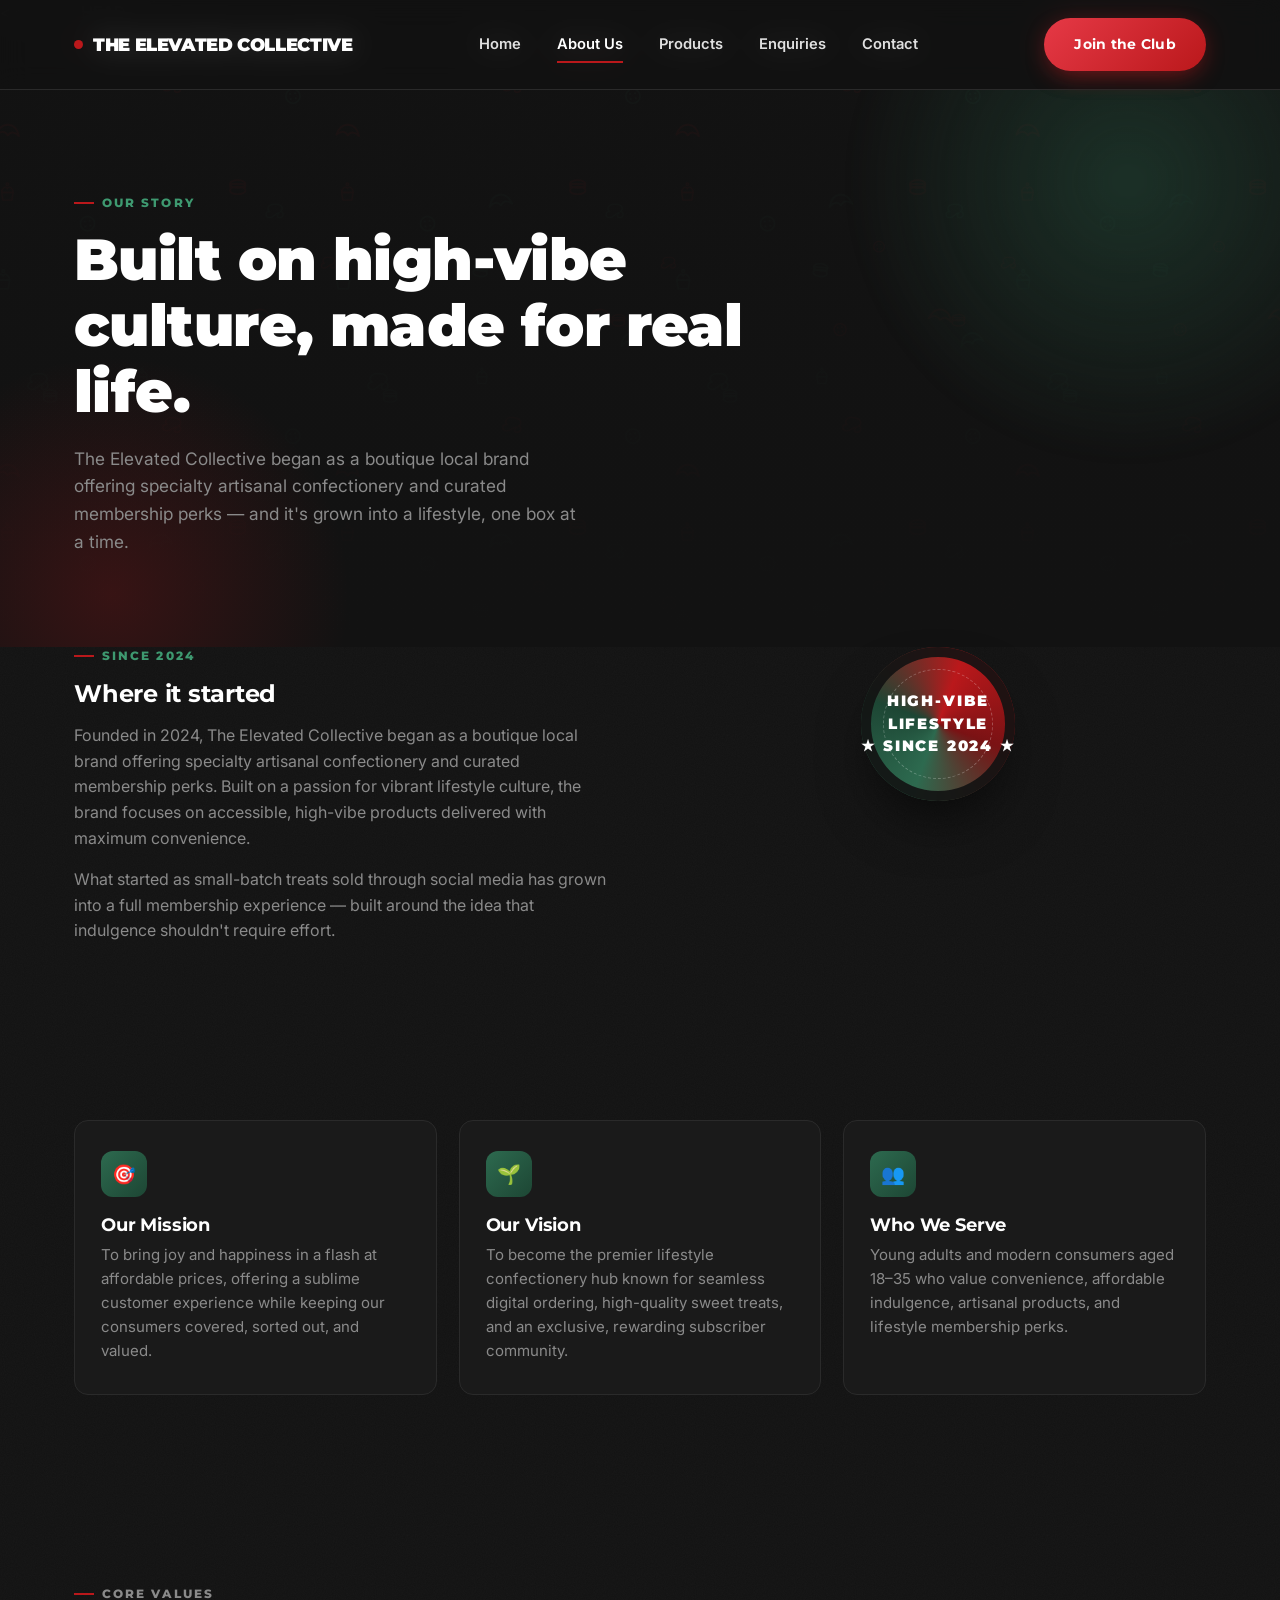
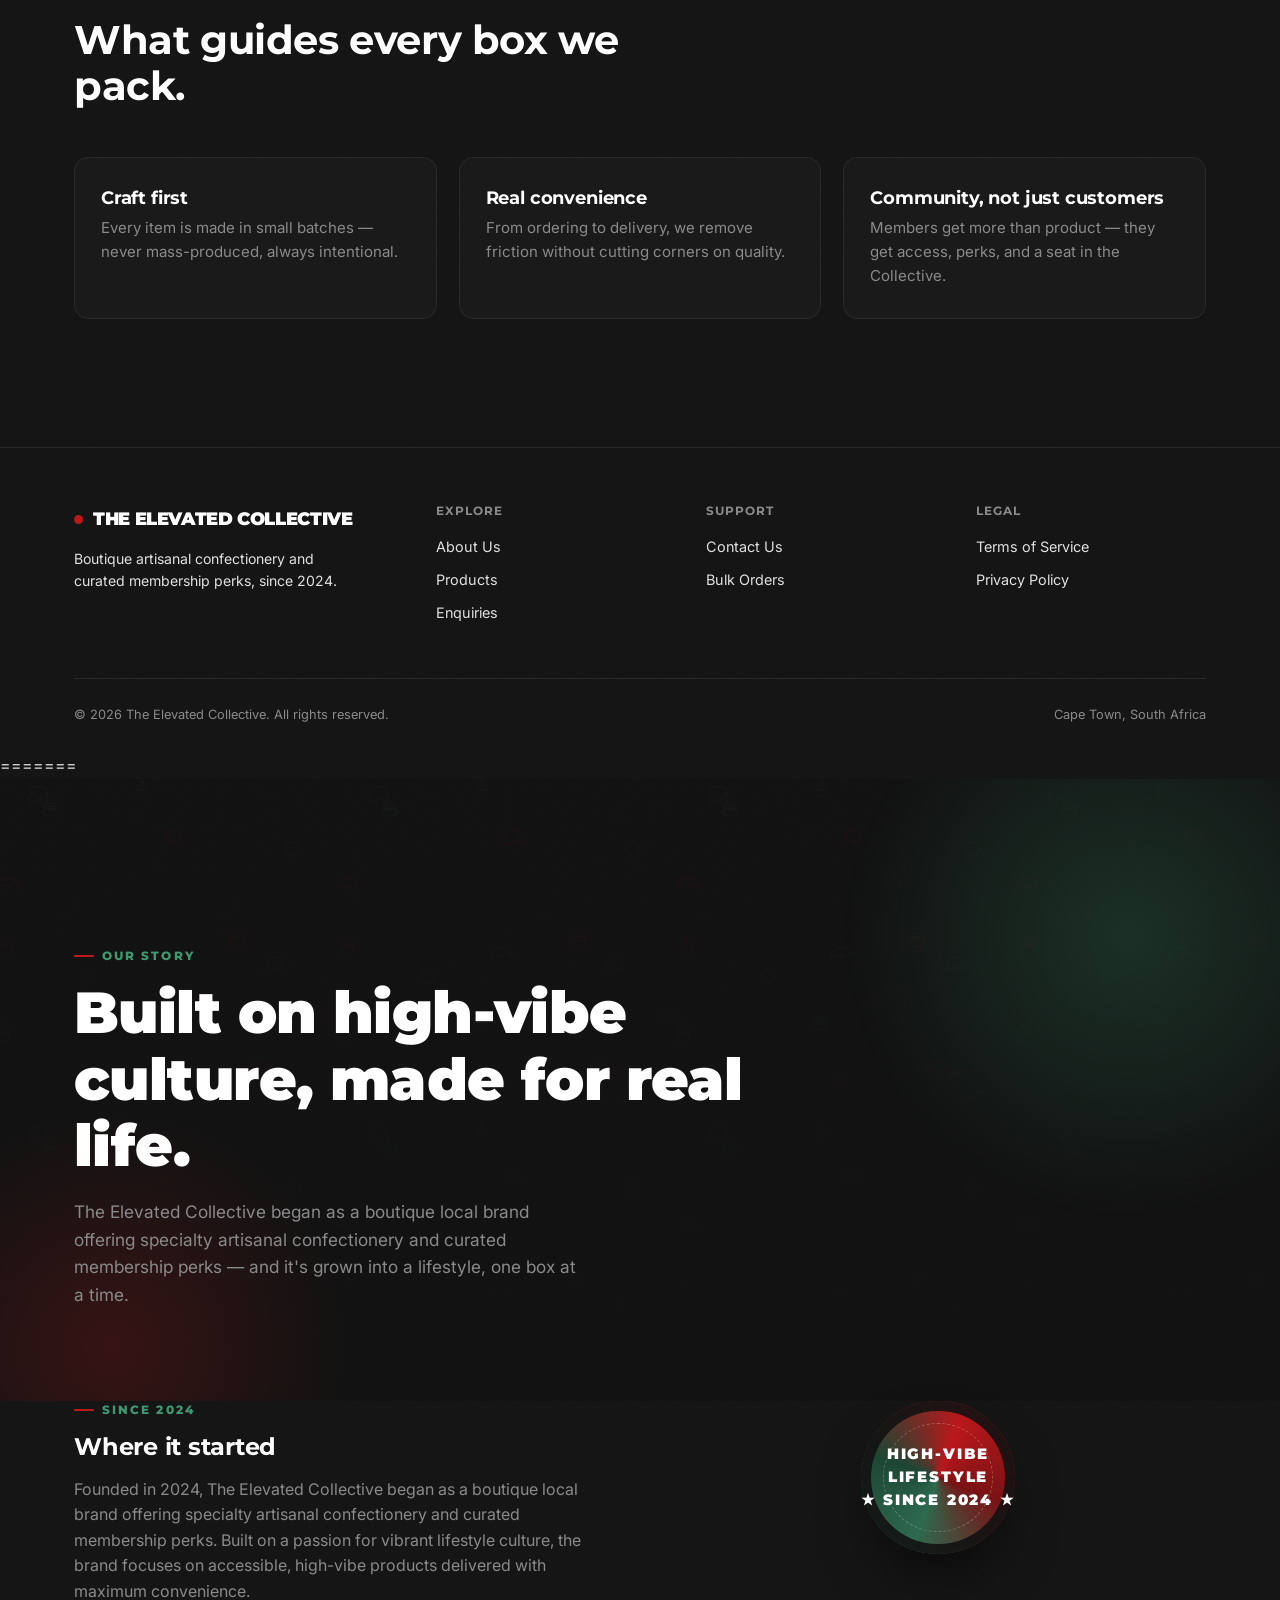
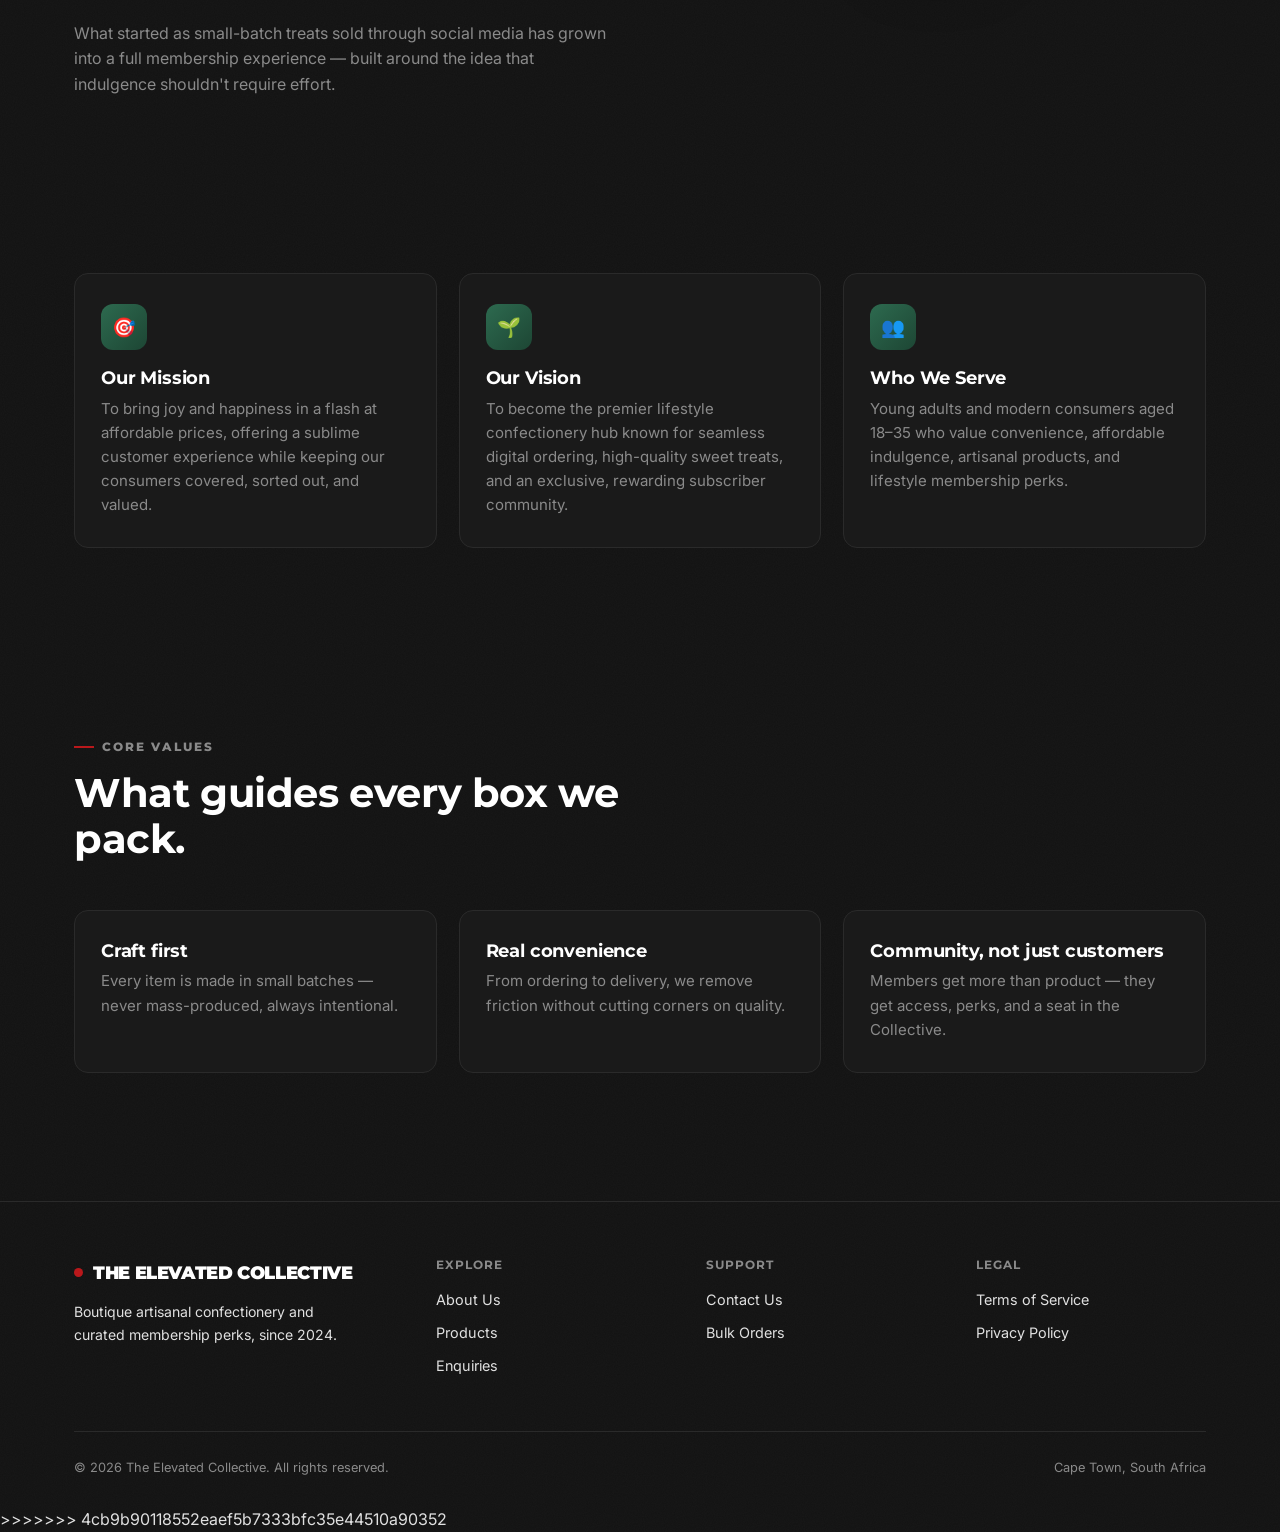
<file: about.html>
<<<<<<< HEAD
<!DOCTYPE html>
<html lang="en">
<head>
<meta charset="UTF-8">
<meta name="viewport" content="width=device-width, initial-scale=1.0">
<title>About Us — The Elevated Collective</title>
<link rel="stylesheet" href="css/style.css">
</head>
<body>

<header class="site-header">
  <nav class="nav">
    <a href="index.html" class="logo"><span class="dot"></span>THE ELEVATED COLLECTIVE</a>
    <ul class="nav-links">
      <li><a href="index.html">Home</a></li>
      <li><a href="about.html" class="active">About Us</a></li>
      <li><a href="products.html">Products</a></li>
      <li><a href="enquiry.html">Enquiries</a></li>
      <li><a href="contact.html">Contact</a></li>
    </ul>
    <div class="nav-cta">
      <a href="products.html" class="btn btn-primary">Join the Club</a>
      <button class="nav-toggle" aria-label="Toggle menu" aria-expanded="false">☰</button>
    </div>
  </nav>
</header>

<main>
  <section class="hero" style="padding-bottom: 60px;">
    <div class="container">
      <p class="eyebrow">Our Story</p>
      <h1 style="max-width: 18ch;">Built on high-vibe culture, made for real life.</h1>
      <p class="lead">The Elevated Collective began as a boutique local brand offering specialty artisanal confectionery and curated membership perks — and it's grown into a lifestyle, one box at a time.</p>
    </div>
  </section>

  <section style="padding-top: 0;">
    <div class="container">
      <div class="two-col">
        <div>
          <p class="eyebrow">Since 2024</p>
          <h2>Where it started</h2>
          <p style="margin-top:16px; color: var(--gray-dim);">Founded in 2024, The Elevated Collective began as a boutique local brand offering specialty artisanal confectionery and curated membership perks. Built on a passion for vibrant lifestyle culture, the brand focuses on accessible, high-vibe products delivered with maximum convenience.</p>
          <p style="margin-top:16px; color: var(--gray-dim);">What started as small-batch treats sold through social media has grown into a full membership experience — built around the idea that indulgence shouldn't require effort.</p>
        </div>
        <div class="seal-art" style="max-width: 320px; margin: 0 auto;" role="img" aria-label="Brand emblem">
          <div class="seal-mark">HIGH-VIBE<br>LIFESTYLE<br>★ SINCE 2024 ★</div>
        </div>
      </div>
    </div>
  </section>

  <section>
    <div class="container">
      <div class="grid-3">
        <div class="card">
          <div class="icon-badge">🎯</div>
          <h3>Our Mission</h3>
          <p>To bring joy and happiness in a flash at affordable prices, offering a sublime customer experience while keeping our consumers covered, sorted out, and valued.</p>
        </div>
        <div class="card">
          <div class="icon-badge">🌱</div>
          <h3>Our Vision</h3>
          <p>To become the premier lifestyle confectionery hub known for seamless digital ordering, high-quality sweet treats, and an exclusive, rewarding subscriber community.</p>
        </div>
        <div class="card">
          <div class="icon-badge">👥</div>
          <h3>Who We Serve</h3>
          <p>Young adults and modern consumers aged 18–35 who value convenience, affordable indulgence, artisanal products, and lifestyle membership perks.</p>
        </div>
      </div>
    </div>
  </section>

  <section>
    <div class="container">
      <div class="section-head">
        <p class="eyebrow">Core Values</p>
        <h2>What guides every box we pack.</h2>
      </div>
      <div class="grid-3">
        <div class="card">
          <h3>Craft first</h3>
          <p>Every item is made in small batches — never mass-produced, always intentional.</p>
        </div>
        <div class="card">
          <h3>Real convenience</h3>
          <p>From ordering to delivery, we remove friction without cutting corners on quality.</p>
        </div>
        <div class="card">
          <h3>Community, not just customers</h3>
          <p>Members get more than product — they get access, perks, and a seat in the Collective.</p>
        </div>
      </div>
    </div>
  </section>
</main>

<footer class="site-footer">
  <div class="container">
    <div class="footer-grid">
      <div>
        <div class="logo" style="margin-bottom:14px;"><span class="dot"></span>THE ELEVATED COLLECTIVE</div>
        <p style="max-width:32ch; font-size:0.88rem;">Boutique artisanal confectionery and curated membership perks, since 2024.</p>
      </div>
      <div>
        <h4>Explore</h4>
        <ul>
          <li><a href="about.html">About Us</a></li>
          <li><a href="products.html">Products</a></li>
          <li><a href="enquiry.html">Enquiries</a></li>
        </ul>
      </div>
      <div>
        <h4>Support</h4>
        <ul>
          <li><a href="contact.html">Contact Us</a></li>
          <li><a href="enquiry.html">Bulk Orders</a></li>
        </ul>
      </div>
      <div>
        <h4>Legal</h4>
        <ul>
          <li><a href="#">Terms of Service</a></li>
          <li><a href="#">Privacy Policy</a></li>
        </ul>
      </div>
    </div>
    <div class="footer-bottom">
      <span>© 2026 The Elevated Collective. All rights reserved.</span>
      <span>Cape Town, South Africa</span>
    </div>
  </div>
</footer>

</body>
=======
<!DOCTYPE html>
<html lang="en">
<head>
<meta charset="UTF-8">
<meta name="viewport" content="width=device-width, initial-scale=1.0">
<title>About Us — The Elevated Collective</title>
<link rel="stylesheet" href="css/style.css">
</head>
<body>

<header class="site-header">
  <nav class="nav">
    <a href="index.html" class="logo"><span class="dot"></span>THE ELEVATED COLLECTIVE</a>
    <ul class="nav-links">
      <li><a href="index.html">Home</a></li>
      <li><a href="about.html" class="active">About Us</a></li>
      <li><a href="products.html">Products</a></li>
      <li><a href="enquiry.html">Enquiries</a></li>
      <li><a href="contact.html">Contact</a></li>
    </ul>
    <div class="nav-cta">
      <a href="products.html" class="btn btn-primary">Join the Club</a>
      <button class="nav-toggle" aria-label="Toggle menu" aria-expanded="false">☰</button>
    </div>
  </nav>
</header>

<main>
  <section class="hero" style="padding-bottom: 60px;">
    <div class="container">
      <p class="eyebrow">Our Story</p>
      <h1 style="max-width: 18ch;">Built on high-vibe culture, made for real life.</h1>
      <p class="lead">The Elevated Collective began as a boutique local brand offering specialty artisanal confectionery and curated membership perks — and it's grown into a lifestyle, one box at a time.</p>
    </div>
  </section>

  <section style="padding-top: 0;">
    <div class="container">
      <div class="two-col">
        <div>
          <p class="eyebrow">Since 2024</p>
          <h2>Where it started</h2>
          <p style="margin-top:16px; color: var(--gray-dim);">Founded in 2024, The Elevated Collective began as a boutique local brand offering specialty artisanal confectionery and curated membership perks. Built on a passion for vibrant lifestyle culture, the brand focuses on accessible, high-vibe products delivered with maximum convenience.</p>
          <p style="margin-top:16px; color: var(--gray-dim);">What started as small-batch treats sold through social media has grown into a full membership experience — built around the idea that indulgence shouldn't require effort.</p>
        </div>
        <div class="seal-art" style="max-width: 320px; margin: 0 auto;" role="img" aria-label="Brand emblem">
          <div class="seal-mark">HIGH-VIBE<br>LIFESTYLE<br>★ SINCE 2024 ★</div>
        </div>
      </div>
    </div>
  </section>

  <section>
    <div class="container">
      <div class="grid-3">
        <div class="card">
          <div class="icon-badge">🎯</div>
          <h3>Our Mission</h3>
          <p>To bring joy and happiness in a flash at affordable prices, offering a sublime customer experience while keeping our consumers covered, sorted out, and valued.</p>
        </div>
        <div class="card">
          <div class="icon-badge">🌱</div>
          <h3>Our Vision</h3>
          <p>To become the premier lifestyle confectionery hub known for seamless digital ordering, high-quality sweet treats, and an exclusive, rewarding subscriber community.</p>
        </div>
        <div class="card">
          <div class="icon-badge">👥</div>
          <h3>Who We Serve</h3>
          <p>Young adults and modern consumers aged 18–35 who value convenience, affordable indulgence, artisanal products, and lifestyle membership perks.</p>
        </div>
      </div>
    </div>
  </section>

  <section>
    <div class="container">
      <div class="section-head">
        <p class="eyebrow">Core Values</p>
        <h2>What guides every box we pack.</h2>
      </div>
      <div class="grid-3">
        <div class="card">
          <h3>Craft first</h3>
          <p>Every item is made in small batches — never mass-produced, always intentional.</p>
        </div>
        <div class="card">
          <h3>Real convenience</h3>
          <p>From ordering to delivery, we remove friction without cutting corners on quality.</p>
        </div>
        <div class="card">
          <h3>Community, not just customers</h3>
          <p>Members get more than product — they get access, perks, and a seat in the Collective.</p>
        </div>
      </div>
    </div>
  </section>
</main>

<footer class="site-footer">
  <div class="container">
    <div class="footer-grid">
      <div>
        <div class="logo" style="margin-bottom:14px;"><span class="dot"></span>THE ELEVATED COLLECTIVE</div>
        <p style="max-width:32ch; font-size:0.88rem;">Boutique artisanal confectionery and curated membership perks, since 2024.</p>
      </div>
      <div>
        <h4>Explore</h4>
        <ul>
          <li><a href="about.html">About Us</a></li>
          <li><a href="products.html">Products</a></li>
          <li><a href="enquiry.html">Enquiries</a></li>
        </ul>
      </div>
      <div>
        <h4>Support</h4>
        <ul>
          <li><a href="contact.html">Contact Us</a></li>
          <li><a href="enquiry.html">Bulk Orders</a></li>
        </ul>
      </div>
      <div>
        <h4>Legal</h4>
        <ul>
          <li><a href="#">Terms of Service</a></li>
          <li><a href="#">Privacy Policy</a></li>
        </ul>
      </div>
    </div>
    <div class="footer-bottom">
      <span>© 2026 The Elevated Collective. All rights reserved.</span>
      <span>Cape Town, South Africa</span>
    </div>
  </div>
</footer>

</body>
>>>>>>> 4cb9b90118552eaef5b7333bfc35e44510a90352
</html>
</file>
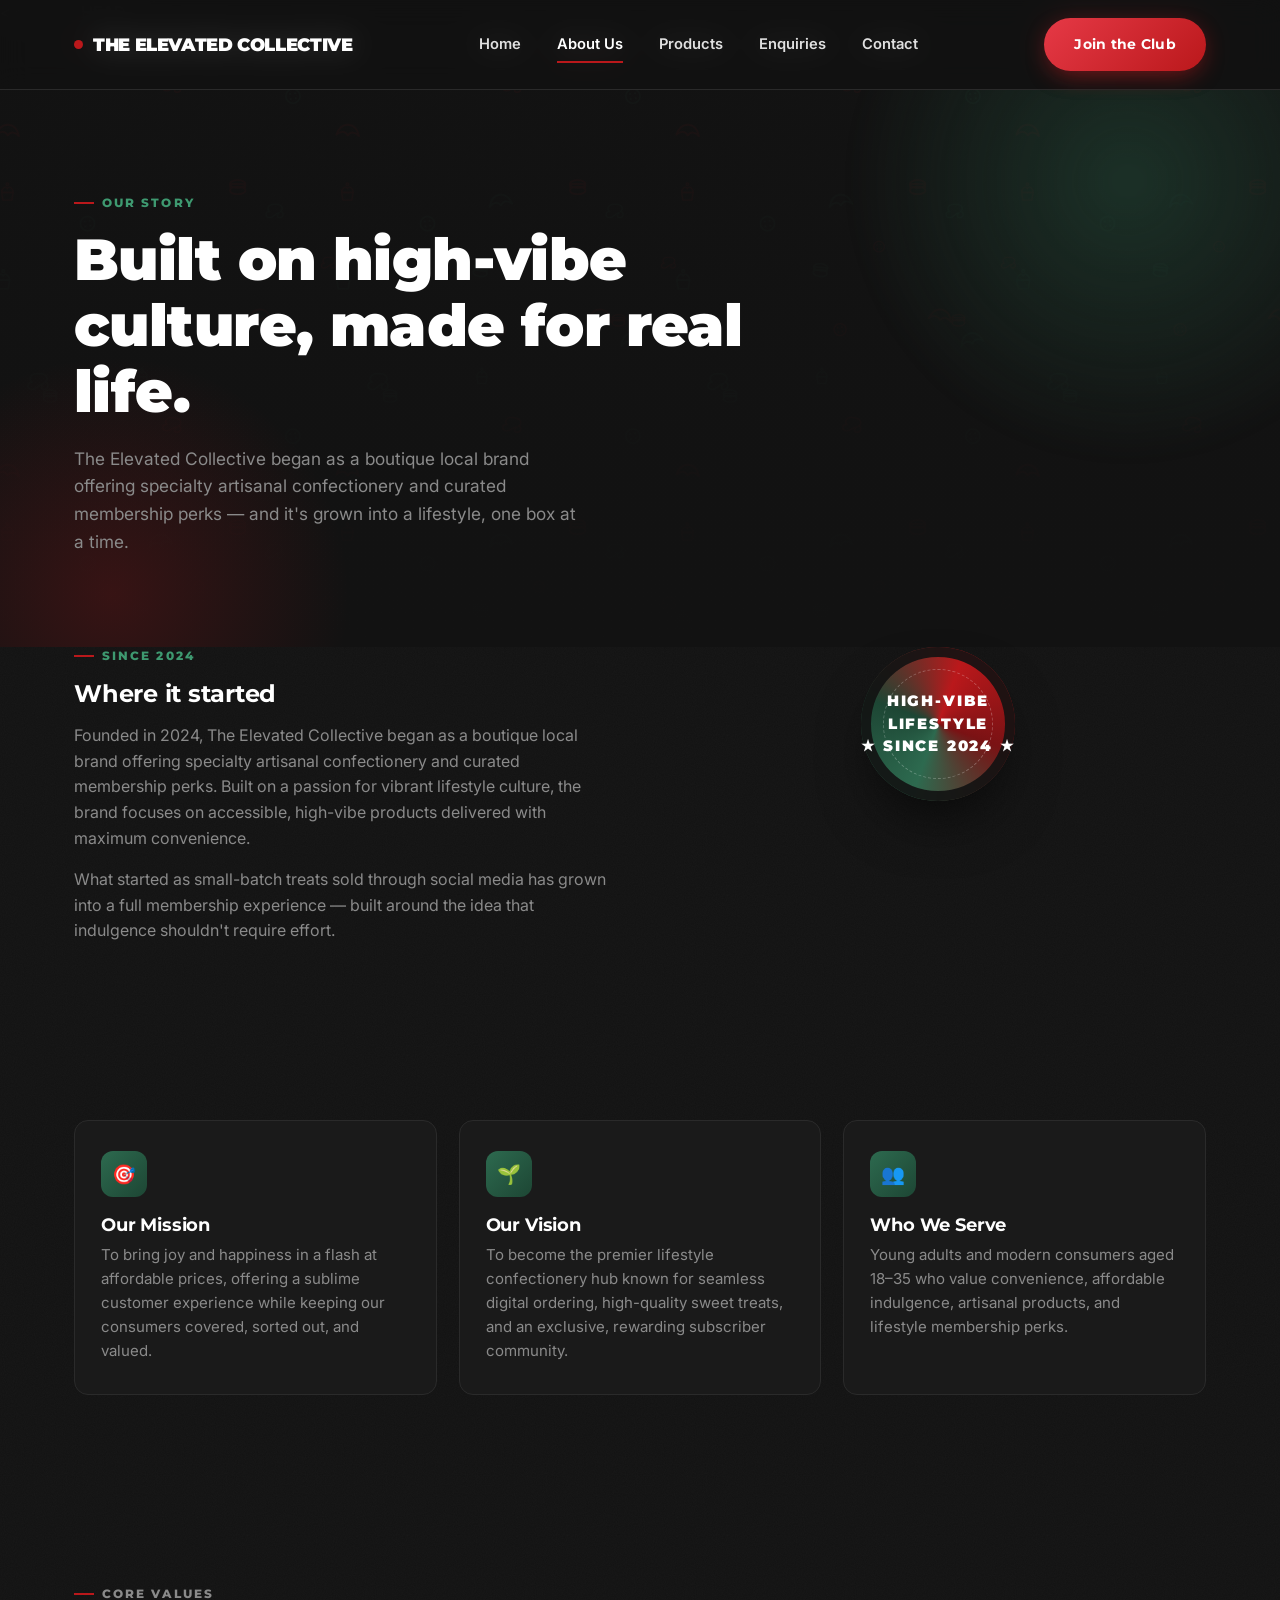
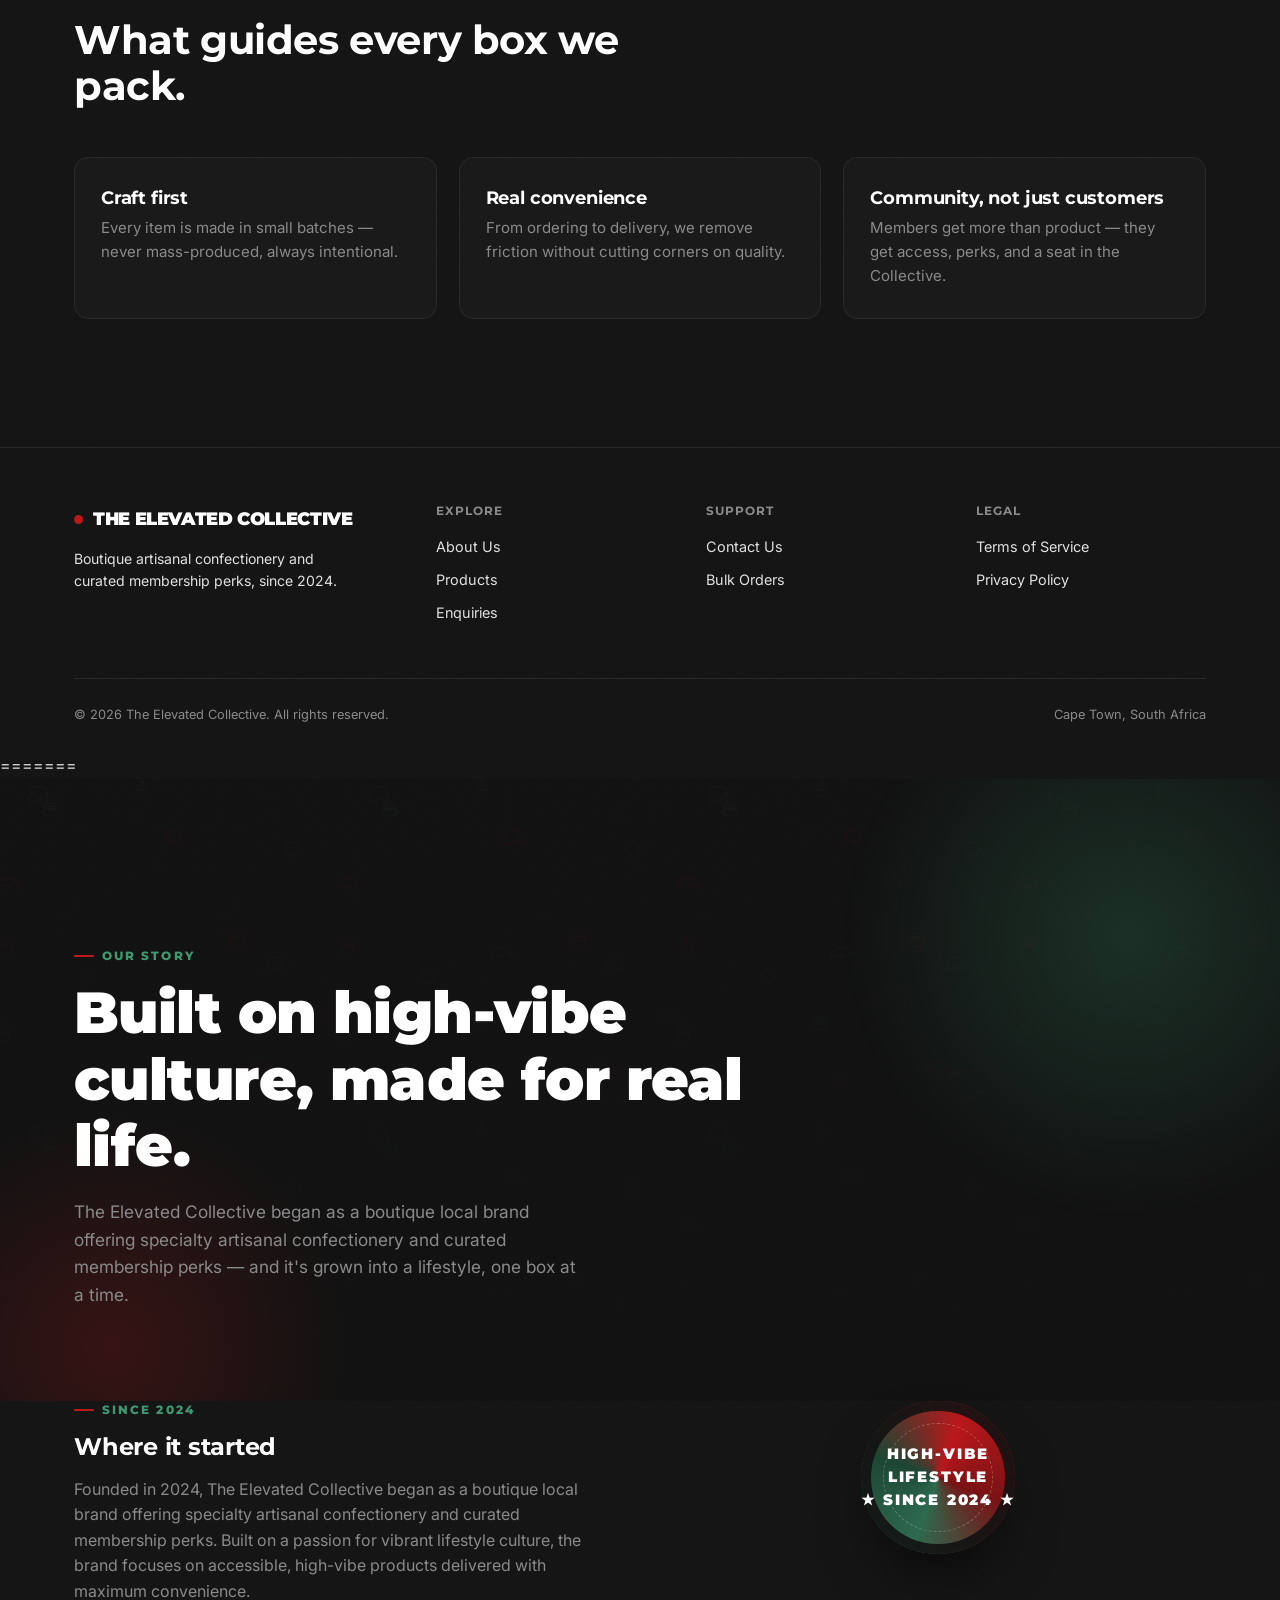
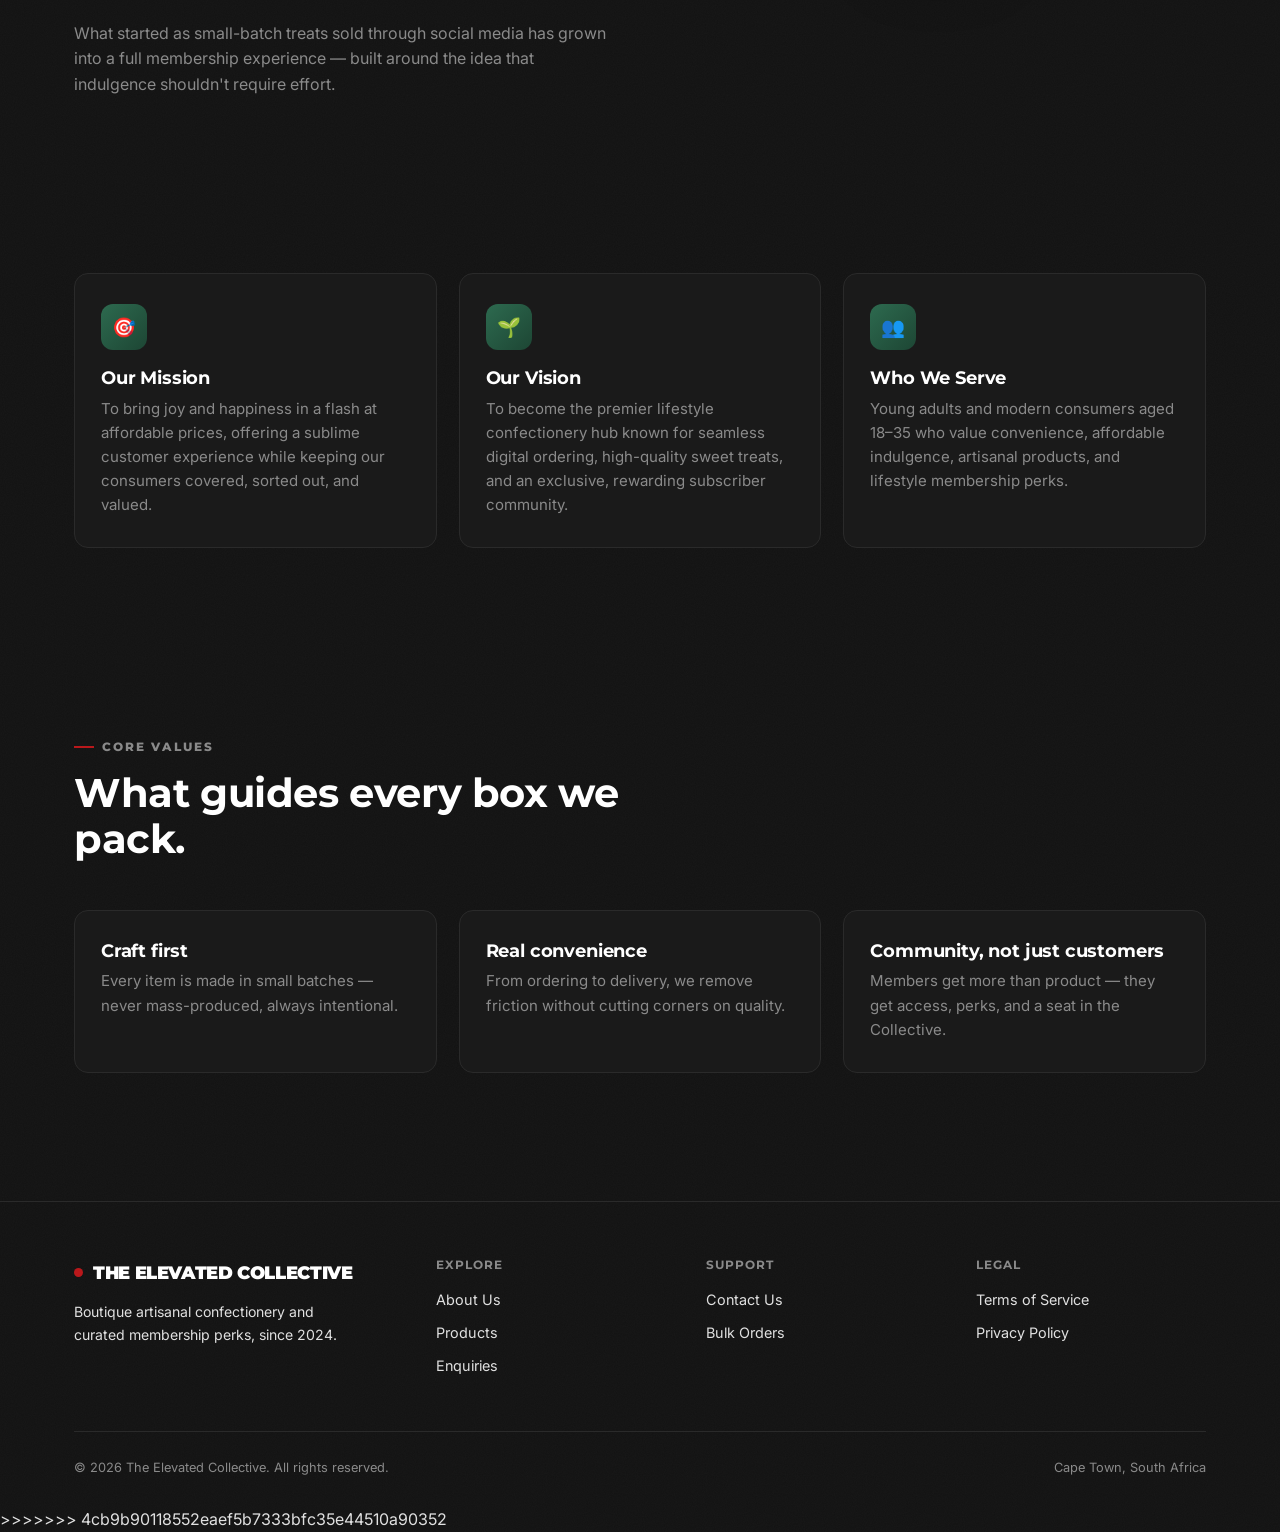
<file: About.html>
<<<<<<< HEAD
<!DOCTYPE html>
<html lang="en">
<head>
<meta charset="UTF-8">
<meta name="viewport" content="width=device-width, initial-scale=1.0">
<title>About Us — The Elevated Collective</title>
<link rel="stylesheet" href="css/style.css">
</head>
<body>

<header class="site-header">
  <nav class="nav">
    <a href="index.html" class="logo"><span class="dot"></span>THE ELEVATED COLLECTIVE</a>
    <ul class="nav-links">
      <li><a href="index.html">Home</a></li>
      <li><a href="about.html" class="active">About Us</a></li>
      <li><a href="products.html">Products</a></li>
      <li><a href="enquiry.html">Enquiries</a></li>
      <li><a href="contact.html">Contact</a></li>
    </ul>
    <div class="nav-cta">
      <a href="products.html" class="btn btn-primary">Join the Club</a>
      <button class="nav-toggle" aria-label="Toggle menu" aria-expanded="false">☰</button>
    </div>
  </nav>
</header>

<main>
  <section class="hero" style="padding-bottom: 60px;">
    <div class="container">
      <p class="eyebrow">Our Story</p>
      <h1 style="max-width: 18ch;">Built on high-vibe culture, made for real life.</h1>
      <p class="lead">The Elevated Collective began as a boutique local brand offering specialty artisanal confectionery and curated membership perks — and it's grown into a lifestyle, one box at a time.</p>
    </div>
  </section>

  <section style="padding-top: 0;">
    <div class="container">
      <div class="two-col">
        <div>
          <p class="eyebrow">Since 2024</p>
          <h2>Where it started</h2>
          <p style="margin-top:16px; color: var(--gray-dim);">Founded in 2024, The Elevated Collective began as a boutique local brand offering specialty artisanal confectionery and curated membership perks. Built on a passion for vibrant lifestyle culture, the brand focuses on accessible, high-vibe products delivered with maximum convenience.</p>
          <p style="margin-top:16px; color: var(--gray-dim);">What started as small-batch treats sold through social media has grown into a full membership experience — built around the idea that indulgence shouldn't require effort.</p>
        </div>
        <div class="seal-art" style="max-width: 320px; margin: 0 auto;" role="img" aria-label="Brand emblem">
          <div class="seal-mark">HIGH-VIBE<br>LIFESTYLE<br>★ SINCE 2024 ★</div>
        </div>
      </div>
    </div>
  </section>

  <section>
    <div class="container">
      <div class="grid-3">
        <div class="card">
          <div class="icon-badge">🎯</div>
          <h3>Our Mission</h3>
          <p>To bring joy and happiness in a flash at affordable prices, offering a sublime customer experience while keeping our consumers covered, sorted out, and valued.</p>
        </div>
        <div class="card">
          <div class="icon-badge">🌱</div>
          <h3>Our Vision</h3>
          <p>To become the premier lifestyle confectionery hub known for seamless digital ordering, high-quality sweet treats, and an exclusive, rewarding subscriber community.</p>
        </div>
        <div class="card">
          <div class="icon-badge">👥</div>
          <h3>Who We Serve</h3>
          <p>Young adults and modern consumers aged 18–35 who value convenience, affordable indulgence, artisanal products, and lifestyle membership perks.</p>
        </div>
      </div>
    </div>
  </section>

  <section>
    <div class="container">
      <div class="section-head">
        <p class="eyebrow">Core Values</p>
        <h2>What guides every box we pack.</h2>
      </div>
      <div class="grid-3">
        <div class="card">
          <h3>Craft first</h3>
          <p>Every item is made in small batches — never mass-produced, always intentional.</p>
        </div>
        <div class="card">
          <h3>Real convenience</h3>
          <p>From ordering to delivery, we remove friction without cutting corners on quality.</p>
        </div>
        <div class="card">
          <h3>Community, not just customers</h3>
          <p>Members get more than product — they get access, perks, and a seat in the Collective.</p>
        </div>
      </div>
    </div>
  </section>
</main>

<footer class="site-footer">
  <div class="container">
    <div class="footer-grid">
      <div>
        <div class="logo" style="margin-bottom:14px;"><span class="dot"></span>THE ELEVATED COLLECTIVE</div>
        <p style="max-width:32ch; font-size:0.88rem;">Boutique artisanal confectionery and curated membership perks, since 2024.</p>
      </div>
      <div>
        <h4>Explore</h4>
        <ul>
          <li><a href="about.html">About Us</a></li>
          <li><a href="products.html">Products</a></li>
          <li><a href="enquiry.html">Enquiries</a></li>
        </ul>
      </div>
      <div>
        <h4>Support</h4>
        <ul>
          <li><a href="contact.html">Contact Us</a></li>
          <li><a href="enquiry.html">Bulk Orders</a></li>
        </ul>
      </div>
      <div>
        <h4>Legal</h4>
        <ul>
          <li><a href="#">Terms of Service</a></li>
          <li><a href="#">Privacy Policy</a></li>
        </ul>
      </div>
    </div>
    <div class="footer-bottom">
      <span>© 2026 The Elevated Collective. All rights reserved.</span>
      <span>Cape Town, South Africa</span>
    </div>
  </div>
</footer>

<script src="js/main.js"></script>
</body>
=======
<!DOCTYPE html>
<html lang="en">
<head>
<meta charset="UTF-8">
<meta name="viewport" content="width=device-width, initial-scale=1.0">
<title>About Us — The Elevated Collective</title>
<link rel="stylesheet" href="css/style.css">
</head>
<body>

<header class="site-header">
  <nav class="nav">
    <a href="index.html" class="logo"><span class="dot"></span>THE ELEVATED COLLECTIVE</a>
    <ul class="nav-links">
      <li><a href="index.html">Home</a></li>
      <li><a href="about.html" class="active">About Us</a></li>
      <li><a href="products.html">Products</a></li>
      <li><a href="enquiry.html">Enquiries</a></li>
      <li><a href="contact.html">Contact</a></li>
    </ul>
    <div class="nav-cta">
      <a href="products.html" class="btn btn-primary">Join the Club</a>
      <button class="nav-toggle" aria-label="Toggle menu" aria-expanded="false">☰</button>
    </div>
  </nav>
</header>

<main>
  <section class="hero" style="padding-bottom: 60px;">
    <div class="container">
      <p class="eyebrow">Our Story</p>
      <h1 style="max-width: 18ch;">Built on high-vibe culture, made for real life.</h1>
      <p class="lead">The Elevated Collective began as a boutique local brand offering specialty artisanal confectionery and curated membership perks — and it's grown into a lifestyle, one box at a time.</p>
    </div>
  </section>

  <section style="padding-top: 0;">
    <div class="container">
      <div class="two-col">
        <div>
          <p class="eyebrow">Since 2024</p>
          <h2>Where it started</h2>
          <p style="margin-top:16px; color: var(--gray-dim);">Founded in 2024, The Elevated Collective began as a boutique local brand offering specialty artisanal confectionery and curated membership perks. Built on a passion for vibrant lifestyle culture, the brand focuses on accessible, high-vibe products delivered with maximum convenience.</p>
          <p style="margin-top:16px; color: var(--gray-dim);">What started as small-batch treats sold through social media has grown into a full membership experience — built around the idea that indulgence shouldn't require effort.</p>
        </div>
        <div class="seal-art" style="max-width: 320px; margin: 0 auto;" role="img" aria-label="Brand emblem">
          <div class="seal-mark">HIGH-VIBE<br>LIFESTYLE<br>★ SINCE 2024 ★</div>
        </div>
      </div>
    </div>
  </section>

  <section>
    <div class="container">
      <div class="grid-3">
        <div class="card">
          <div class="icon-badge">🎯</div>
          <h3>Our Mission</h3>
          <p>To bring joy and happiness in a flash at affordable prices, offering a sublime customer experience while keeping our consumers covered, sorted out, and valued.</p>
        </div>
        <div class="card">
          <div class="icon-badge">🌱</div>
          <h3>Our Vision</h3>
          <p>To become the premier lifestyle confectionery hub known for seamless digital ordering, high-quality sweet treats, and an exclusive, rewarding subscriber community.</p>
        </div>
        <div class="card">
          <div class="icon-badge">👥</div>
          <h3>Who We Serve</h3>
          <p>Young adults and modern consumers aged 18–35 who value convenience, affordable indulgence, artisanal products, and lifestyle membership perks.</p>
        </div>
      </div>
    </div>
  </section>

  <section>
    <div class="container">
      <div class="section-head">
        <p class="eyebrow">Core Values</p>
        <h2>What guides every box we pack.</h2>
      </div>
      <div class="grid-3">
        <div class="card">
          <h3>Craft first</h3>
          <p>Every item is made in small batches — never mass-produced, always intentional.</p>
        </div>
        <div class="card">
          <h3>Real convenience</h3>
          <p>From ordering to delivery, we remove friction without cutting corners on quality.</p>
        </div>
        <div class="card">
          <h3>Community, not just customers</h3>
          <p>Members get more than product — they get access, perks, and a seat in the Collective.</p>
        </div>
      </div>
    </div>
  </section>
</main>

<footer class="site-footer">
  <div class="container">
    <div class="footer-grid">
      <div>
        <div class="logo" style="margin-bottom:14px;"><span class="dot"></span>THE ELEVATED COLLECTIVE</div>
        <p style="max-width:32ch; font-size:0.88rem;">Boutique artisanal confectionery and curated membership perks, since 2024.</p>
      </div>
      <div>
        <h4>Explore</h4>
        <ul>
          <li><a href="about.html">About Us</a></li>
          <li><a href="products.html">Products</a></li>
          <li><a href="enquiry.html">Enquiries</a></li>
        </ul>
      </div>
      <div>
        <h4>Support</h4>
        <ul>
          <li><a href="contact.html">Contact Us</a></li>
          <li><a href="enquiry.html">Bulk Orders</a></li>
        </ul>
      </div>
      <div>
        <h4>Legal</h4>
        <ul>
          <li><a href="#">Terms of Service</a></li>
          <li><a href="#">Privacy Policy</a></li>
        </ul>
      </div>
    </div>
    <div class="footer-bottom">
      <span>© 2026 The Elevated Collective. All rights reserved.</span>
      <span>Cape Town, South Africa</span>
    </div>
  </div>
</footer>

<script src="js/main.js"></script>
</body>
>>>>>>> 4cb9b90118552eaef5b7333bfc35e44510a90352
</html>
</file>
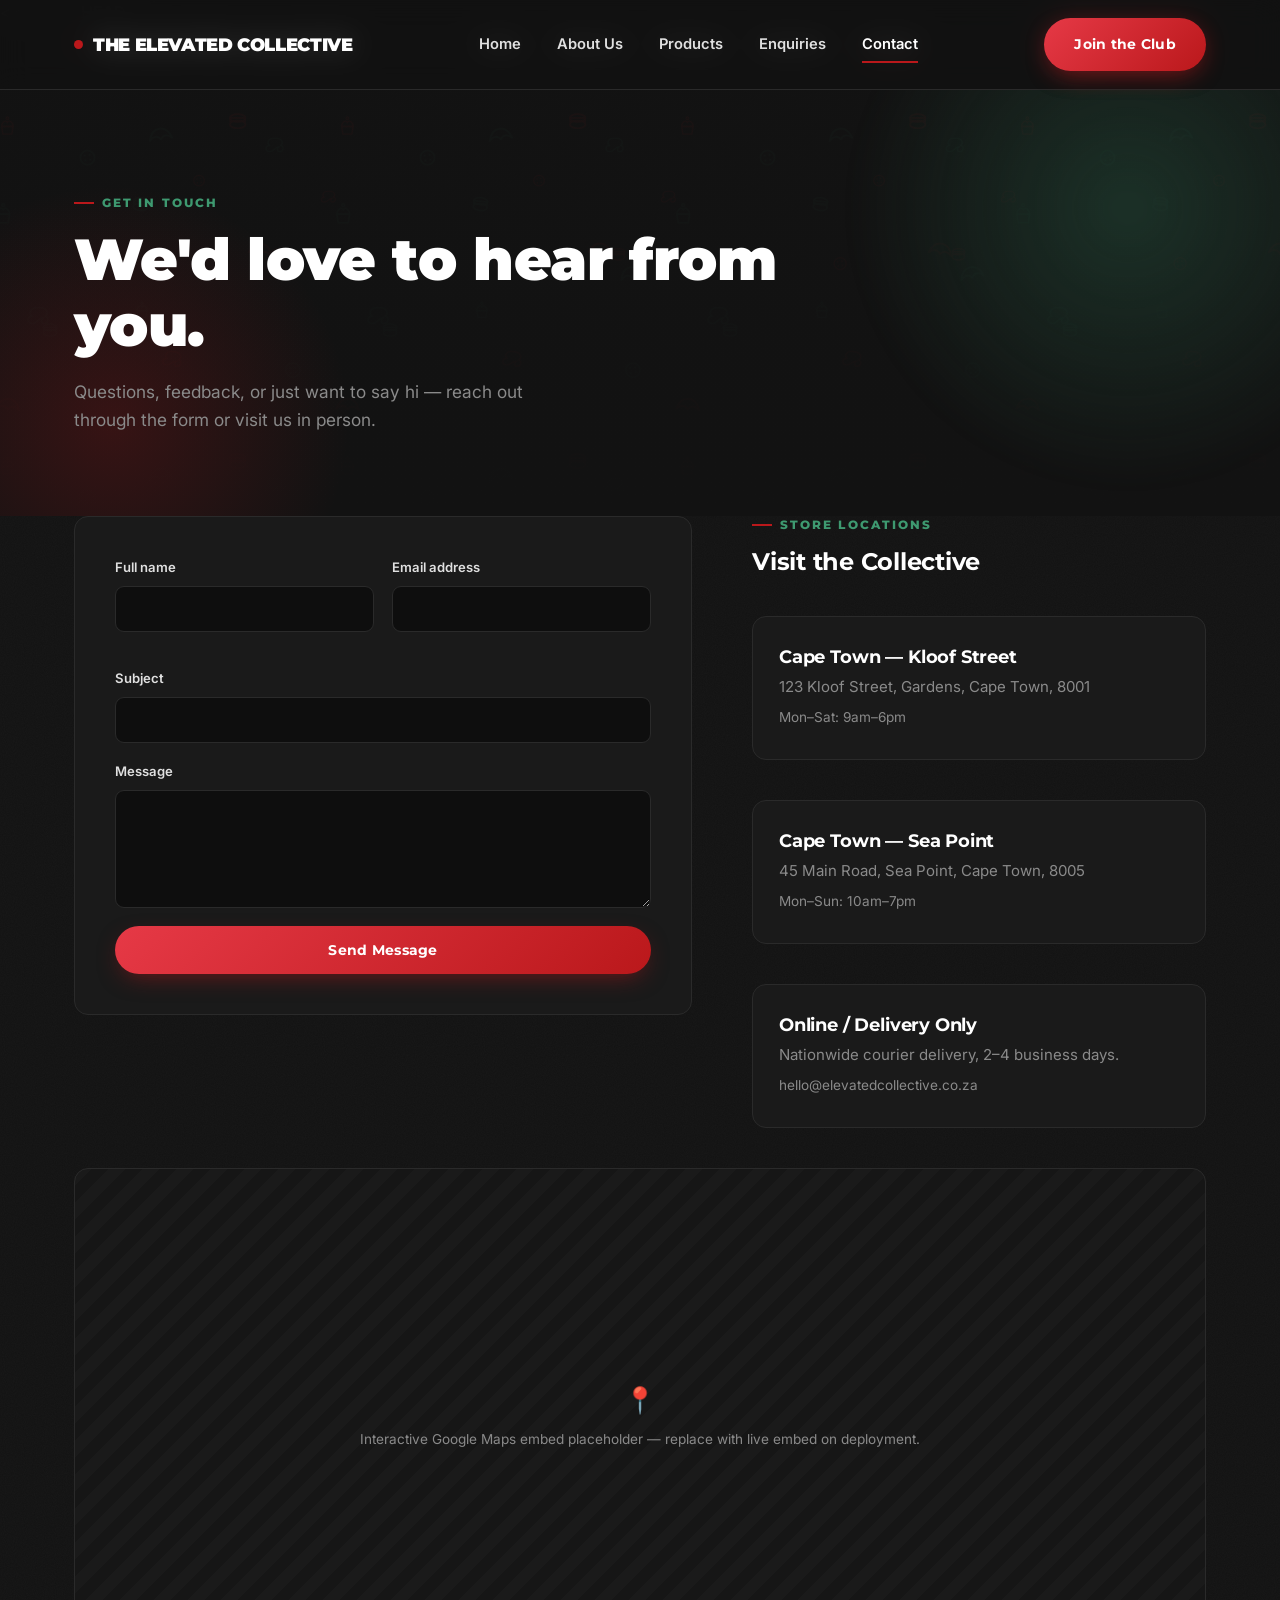
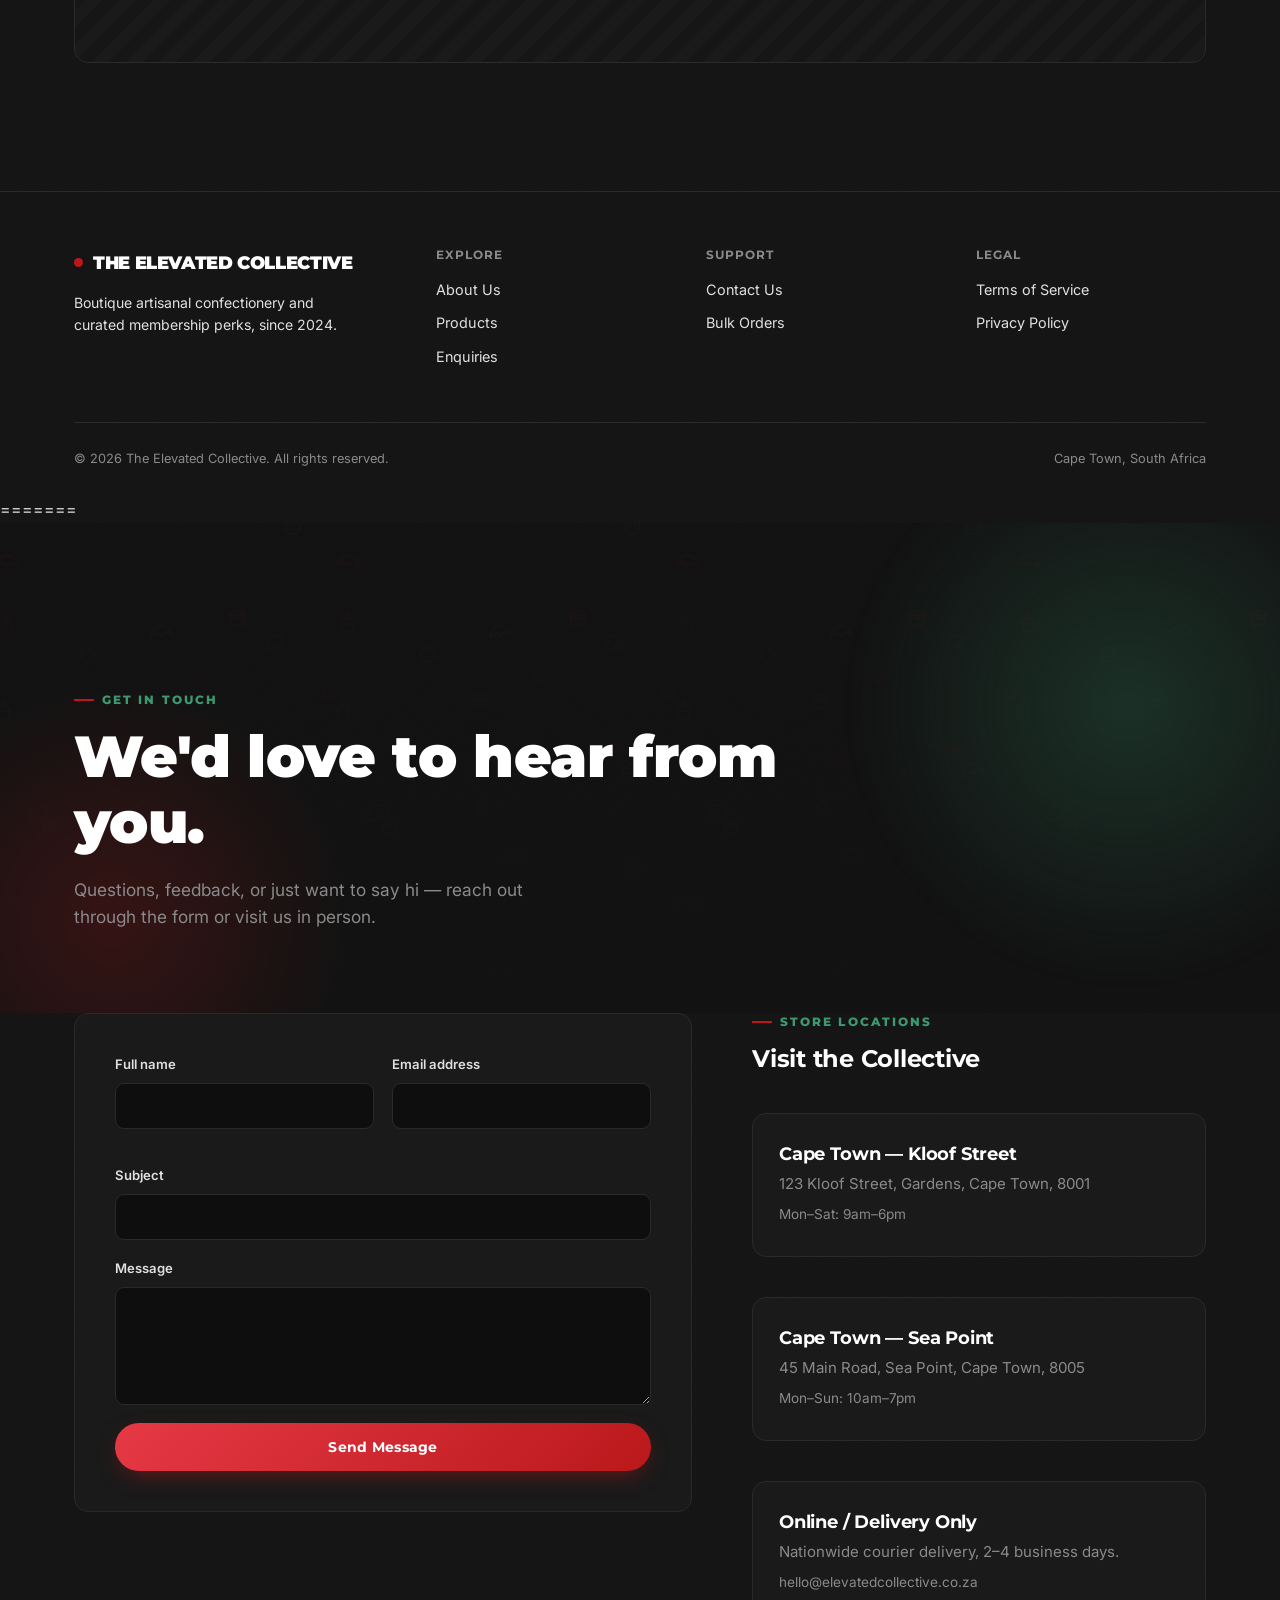
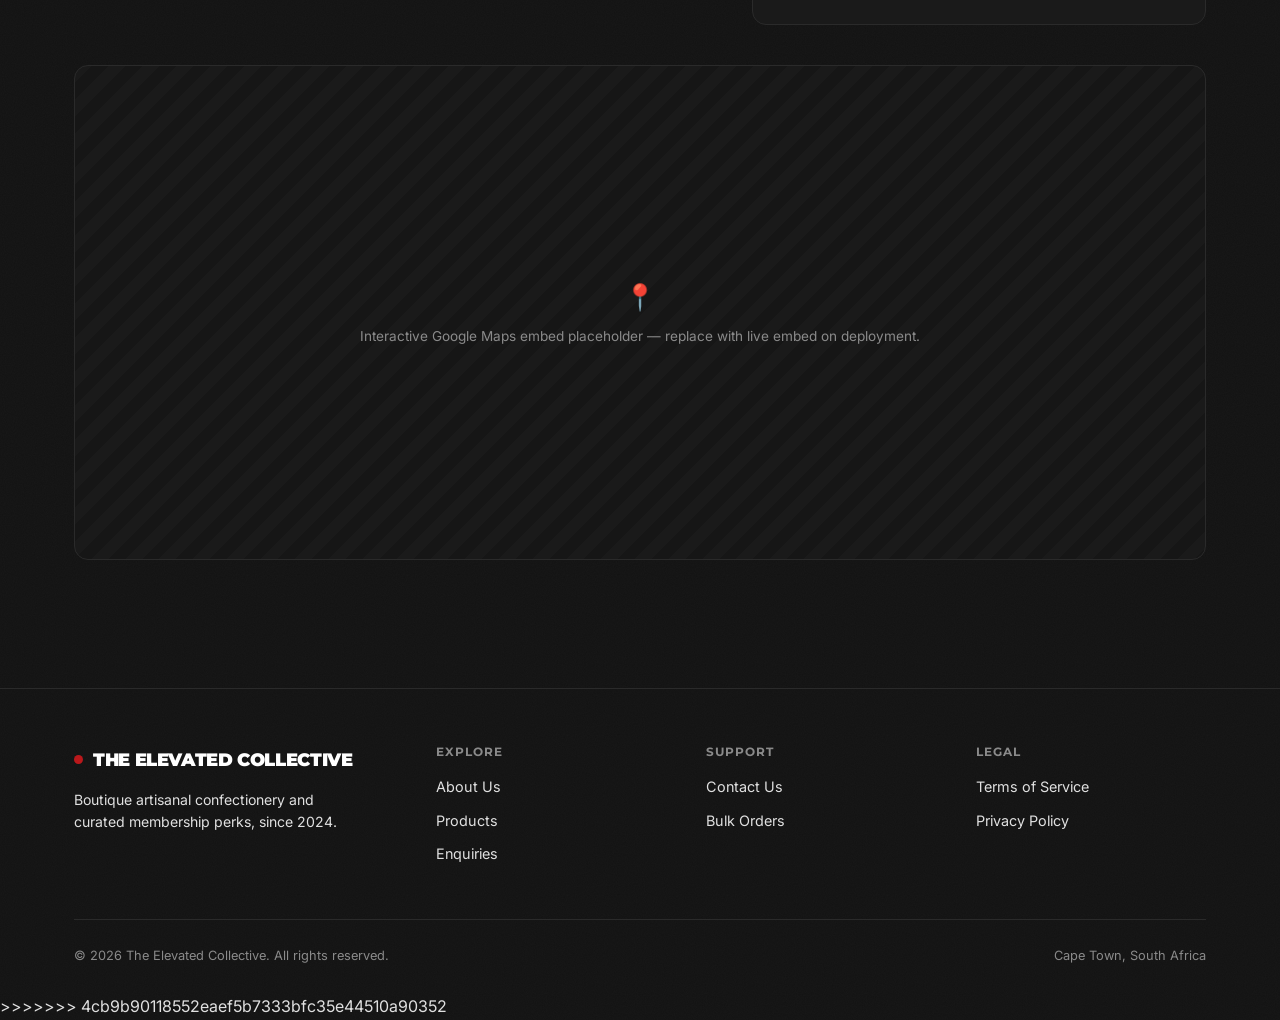
<file: contact.html>
<<<<<<< HEAD
<!DOCTYPE html>
<html lang="en">
<head>
<meta charset="UTF-8">
<!--Google Fonts for Montserrat & Inter -->
<link rel="preconnect" href="https://fonts.googleapis.com">
<link rel="preconnect" href="https://fonts.gstatic.com" crossorigin>
<link href="https://fonts.googleapis.com/css2?family=Inter:wght@300;400;500;600;700&family=Montserrat:ital,wght@0,400;0,500;0,600;0,700;1,400;1,500;1,600;1,700&display=swap" rel="stylesheet">
<meta name="viewport" content="width=device-width, initial-scale=1.0">
<title>Enquiries — The Elevated Collective</title>
<link rel="stylesheet" href="css/style.css">
<meta name="viewport" content="width=device-width, initial-scale=1.0">
<title>Contact Us — The Elevated Collective</title>
<link rel="stylesheet" href="css/style.css">
</head>
<body>

<header class="site-header">
  <nav class="nav">
    <a href="index.html" class="logo"><span class="dot"></span>THE ELEVATED COLLECTIVE</a>
    <ul class="nav-links">
      <li><a href="index.html">Home</a></li>
      <li><a href="about.html">About Us</a></li>
      <li><a href="products.html">Products</a></li>
      <li><a href="enquiry.html">Enquiries</a></li>
      <li><a href="contact.html" class="active">Contact</a></li>
    </ul>
    <div class="nav-cta">
      <a href="products.html" class="btn btn-primary">Join the Club</a>
      <button class="nav-toggle" aria-label="Toggle menu" aria-expanded="false">☰</button>
    </div>
  </nav>
</header>

<main>
  <section class="hero" style="padding-bottom: 50px;">
    <div class="container">
      <p class="eyebrow">Get In Touch</p>
      <h1 style="max-width: 18ch;">We'd love to hear from you.</h1>
      <p class="lead">Questions, feedback, or just want to say hi — reach out through the form or visit us in person.</p>
    </div>
  </section>

  <section style="padding-top:0;">
    <div class="container">
      <div class="two-col">
        <div class="form-shell">
          <form id="contact-form" novalidate>
            <div class="form-row">
              <div class="field">
                <label for="c-name">Full name</label>
                <input type="text" id="c-name" name="name" required>
                <span class="error-msg">Please enter your name.</span>
              </div>
              <div class="field">
                <label for="c-email">Email address</label>
                <input type="email" id="c-email" name="email" required>
                <span class="error-msg">Please enter a valid email.</span>
              </div>
            </div>
            <div class="field">
              <label for="c-subject">Subject</label>
              <input type="text" id="c-subject" name="subject" required>
              <span class="error-msg">Please enter a subject.</span>
            </div>
            <div class="field">
              <label for="c-message">Message</label>
              <textarea id="c-message" name="message" rows="5" required></textarea>
              <span class="error-msg">Please enter a message.</span>
            </div>
            <button type="submit" class="btn btn-primary btn-block">Send Message</button>
          </form>
        </div>

        <div>
          <p class="eyebrow">Store Locations</p>
          <h2>Visit the Collective</h2>

          <div class="card mt-40">
            <h3>Cape Town — Kloof Street</h3>
            <p>123 Kloof Street, Gardens, Cape Town, 8001</p>
            <p style="margin-top:8px; color: var(--gray-dim); font-size:0.85rem;">Mon–Sat: 9am–6pm</p>
          </div>
          <div class="card mt-40">
            <h3>Cape Town — Sea Point</h3>
            <p>45 Main Road, Sea Point, Cape Town, 8005</p>
            <p style="margin-top:8px; color: var(--gray-dim); font-size:0.85rem;">Mon–Sun: 10am–7pm</p>
          </div>
          <div class="card mt-40">
            <h3>Online / Delivery Only</h3>
            <p>Nationwide courier delivery, 2–4 business days.</p>
            <p style="margin-top:8px; color: var(--gray-dim); font-size:0.85rem;">hello@elevatedcollective.co.za</p>
          </div>
        </div>
      </div>

      <div class="mt-40">
        <div class="map-embed">
          <span style="font-size:1.6rem;">📍</span>
          <span>Interactive Google Maps embed placeholder — replace with live embed on deployment.</span>
        </div>
      </div>
    </div>
  </section>
</main>

<footer class="site-footer">
  <div class="container">
    <div class="footer-grid">
      <div>
        <div class="logo" style="margin-bottom:14px;"><span class="dot"></span>THE ELEVATED COLLECTIVE</div>
        <p style="max-width:32ch; font-size:0.88rem;">Boutique artisanal confectionery and curated membership perks, since 2024.</p>
      </div>
      <div>
        <h4>Explore</h4>
        <ul>
          <li><a href="about.html">About Us</a></li>
          <li><a href="products.html">Products</a></li>
          <li><a href="enquiry.html">Enquiries</a></li>
        </ul>
      </div>
      <div>
        <h4>Support</h4>
        <ul>
          <li><a href="contact.html">Contact Us</a></li>
          <li><a href="enquiry.html">Bulk Orders</a></li>
        </ul>
      </div>
      <div>
        <h4>Legal</h4>
        <ul>
          <li><a href="#">Terms of Service</a></li>
          <li><a href="#">Privacy Policy</a></li>
        </ul>
      </div>
    </div>
    <div class="footer-bottom">
      <span>© 2026 The Elevated Collective. All rights reserved.</span>
      <span>Cape Town, South Africa</span>
    </div>
  </div>
</footer>

</body>
=======
<!DOCTYPE html>
<html lang="en">
<head>
<meta charset="UTF-8">
<meta name="viewport" content="width=device-width, initial-scale=1.0">
<title>Contact Us — The Elevated Collective</title>
<link rel="stylesheet" href="css/style.css">
</head>
<body>

<header class="site-header">
  <nav class="nav">
    <a href="index.html" class="logo"><span class="dot"></span>THE ELEVATED COLLECTIVE</a>
    <ul class="nav-links">
      <li><a href="index.html">Home</a></li>
      <li><a href="about.html">About Us</a></li>
      <li><a href="products.html">Products</a></li>
      <li><a href="enquiry.html">Enquiries</a></li>
      <li><a href="contact.html" class="active">Contact</a></li>
    </ul>
    <div class="nav-cta">
      <a href="products.html" class="btn btn-primary">Join the Club</a>
      <button class="nav-toggle" aria-label="Toggle menu" aria-expanded="false">☰</button>
    </div>
  </nav>
</header>

<main>
  <section class="hero" style="padding-bottom: 50px;">
    <div class="container">
      <p class="eyebrow">Get In Touch</p>
      <h1 style="max-width: 18ch;">We'd love to hear from you.</h1>
      <p class="lead">Questions, feedback, or just want to say hi — reach out through the form or visit us in person.</p>
    </div>
  </section>

  <section style="padding-top:0;">
    <div class="container">
      <div class="two-col">
        <div class="form-shell">
          <form id="contact-form" novalidate>
            <div class="form-row">
              <div class="field">
                <label for="c-name">Full name</label>
                <input type="text" id="c-name" name="name" required>
                <span class="error-msg">Please enter your name.</span>
              </div>
              <div class="field">
                <label for="c-email">Email address</label>
                <input type="email" id="c-email" name="email" required>
                <span class="error-msg">Please enter a valid email.</span>
              </div>
            </div>
            <div class="field">
              <label for="c-subject">Subject</label>
              <input type="text" id="c-subject" name="subject" required>
              <span class="error-msg">Please enter a subject.</span>
            </div>
            <div class="field">
              <label for="c-message">Message</label>
              <textarea id="c-message" name="message" rows="5" required></textarea>
              <span class="error-msg">Please enter a message.</span>
            </div>
            <button type="submit" class="btn btn-primary btn-block">Send Message</button>
          </form>
        </div>

        <div>
          <p class="eyebrow">Store Locations</p>
          <h2>Visit the Collective</h2>

          <div class="card mt-40">
            <h3>Cape Town — Kloof Street</h3>
            <p>123 Kloof Street, Gardens, Cape Town, 8001</p>
            <p style="margin-top:8px; color: var(--gray-dim); font-size:0.85rem;">Mon–Sat: 9am–6pm</p>
          </div>
          <div class="card mt-40">
            <h3>Cape Town — Sea Point</h3>
            <p>45 Main Road, Sea Point, Cape Town, 8005</p>
            <p style="margin-top:8px; color: var(--gray-dim); font-size:0.85rem;">Mon–Sun: 10am–7pm</p>
          </div>
          <div class="card mt-40">
            <h3>Online / Delivery Only</h3>
            <p>Nationwide courier delivery, 2–4 business days.</p>
            <p style="margin-top:8px; color: var(--gray-dim); font-size:0.85rem;">hello@elevatedcollective.co.za</p>
          </div>
        </div>
      </div>

      <div class="mt-40">
        <div class="map-embed">
          <span style="font-size:1.6rem;">📍</span>
          <span>Interactive Google Maps embed placeholder — replace with live embed on deployment.</span>
        </div>
      </div>
    </div>
  </section>
</main>

<footer class="site-footer">
  <div class="container">
    <div class="footer-grid">
      <div>
        <div class="logo" style="margin-bottom:14px;"><span class="dot"></span>THE ELEVATED COLLECTIVE</div>
        <p style="max-width:32ch; font-size:0.88rem;">Boutique artisanal confectionery and curated membership perks, since 2024.</p>
      </div>
      <div>
        <h4>Explore</h4>
        <ul>
          <li><a href="about.html">About Us</a></li>
          <li><a href="products.html">Products</a></li>
          <li><a href="enquiry.html">Enquiries</a></li>
        </ul>
      </div>
      <div>
        <h4>Support</h4>
        <ul>
          <li><a href="contact.html">Contact Us</a></li>
          <li><a href="enquiry.html">Bulk Orders</a></li>
        </ul>
      </div>
      <div>
        <h4>Legal</h4>
        <ul>
          <li><a href="#">Terms of Service</a></li>
          <li><a href="#">Privacy Policy</a></li>
        </ul>
      </div>
    </div>
    <div class="footer-bottom">
      <span>© 2026 The Elevated Collective. All rights reserved.</span>
      <span>Cape Town, South Africa</span>
    </div>
  </div>
</footer>

</body>
>>>>>>> 4cb9b90118552eaef5b7333bfc35e44510a90352
</html>
</file>
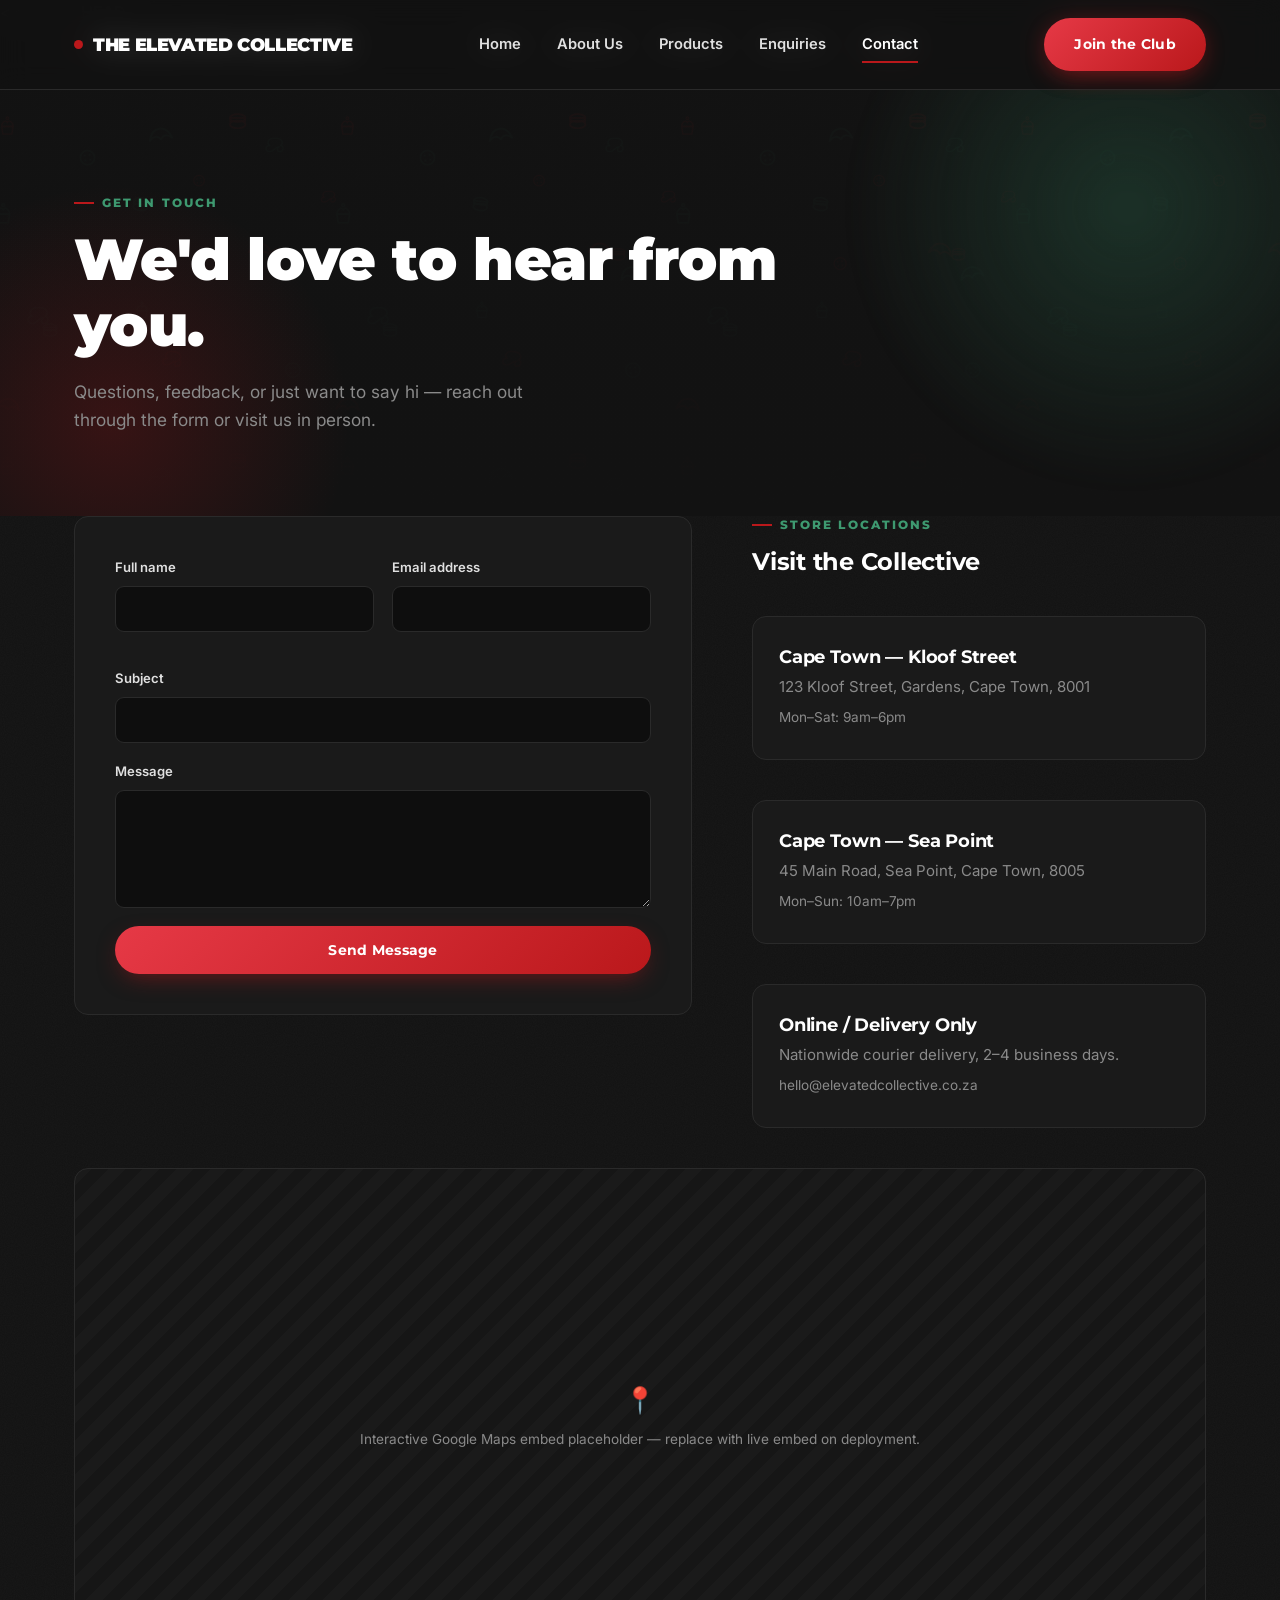
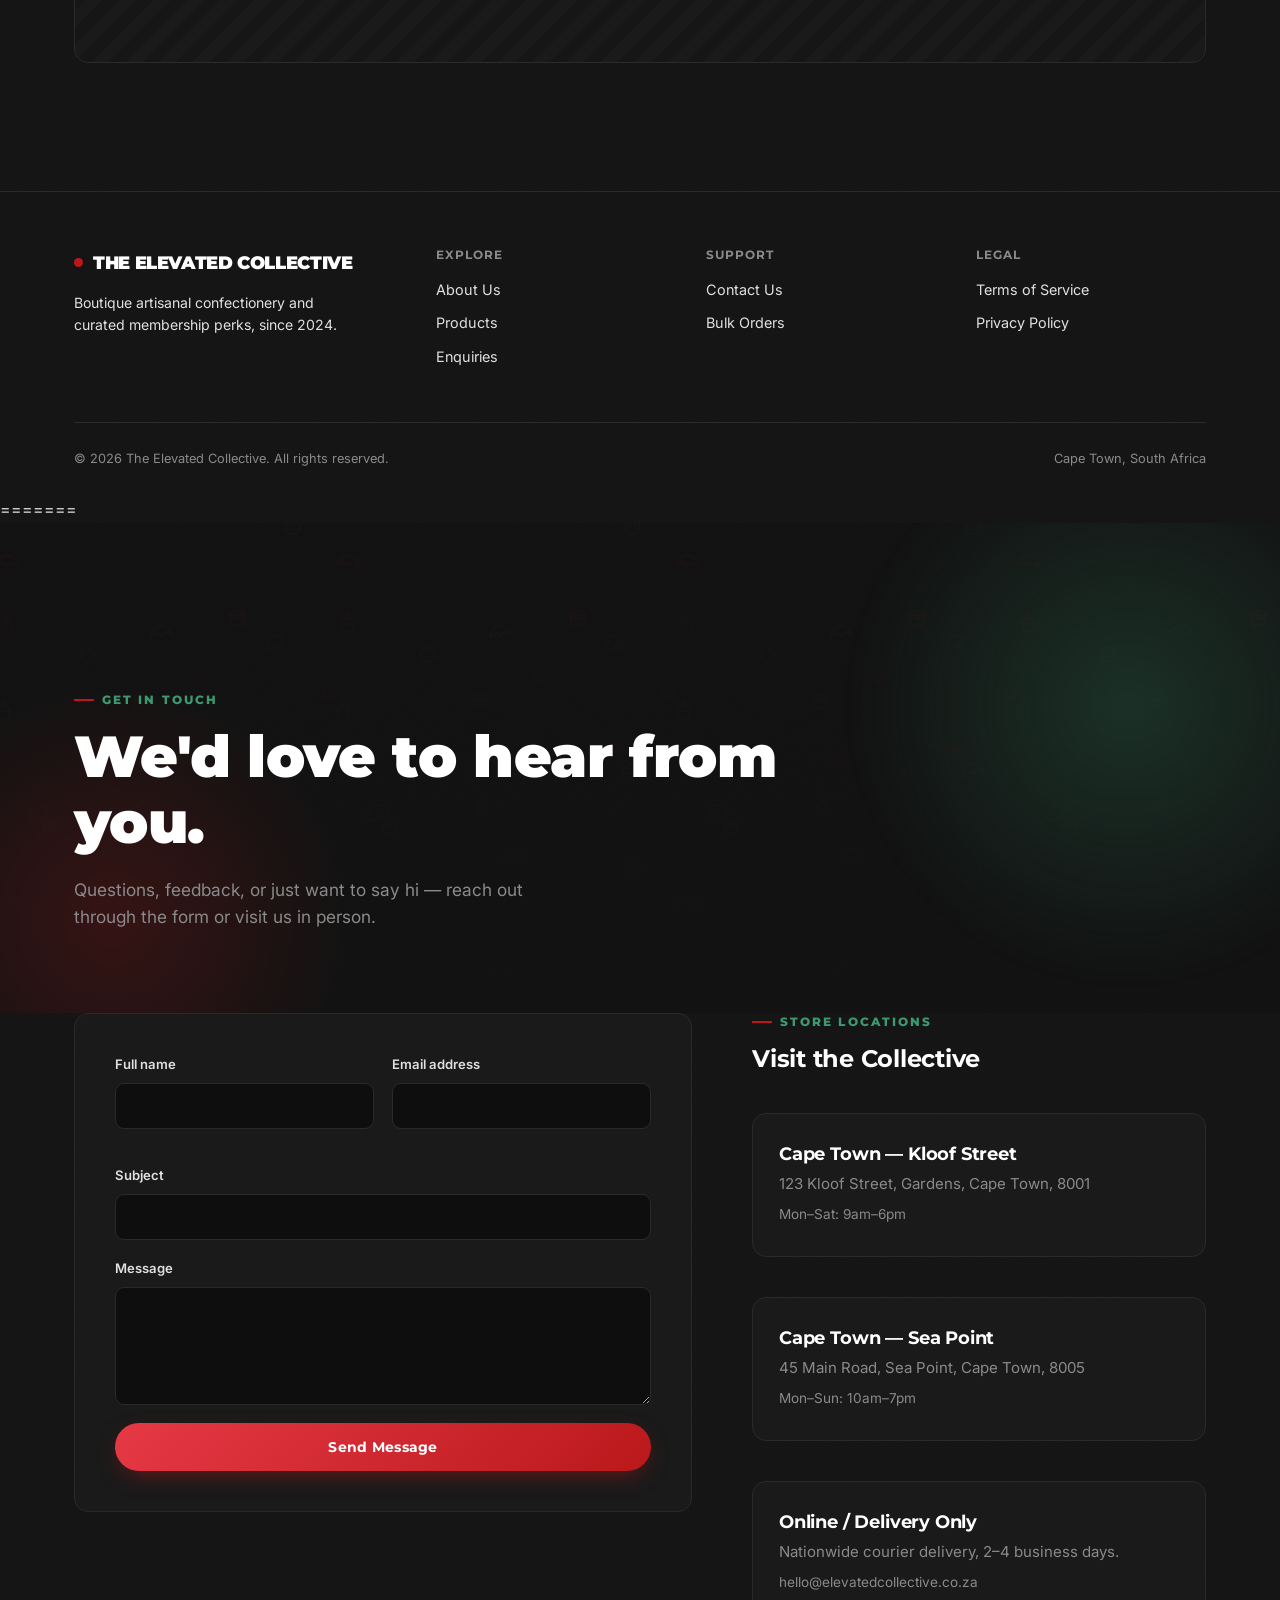
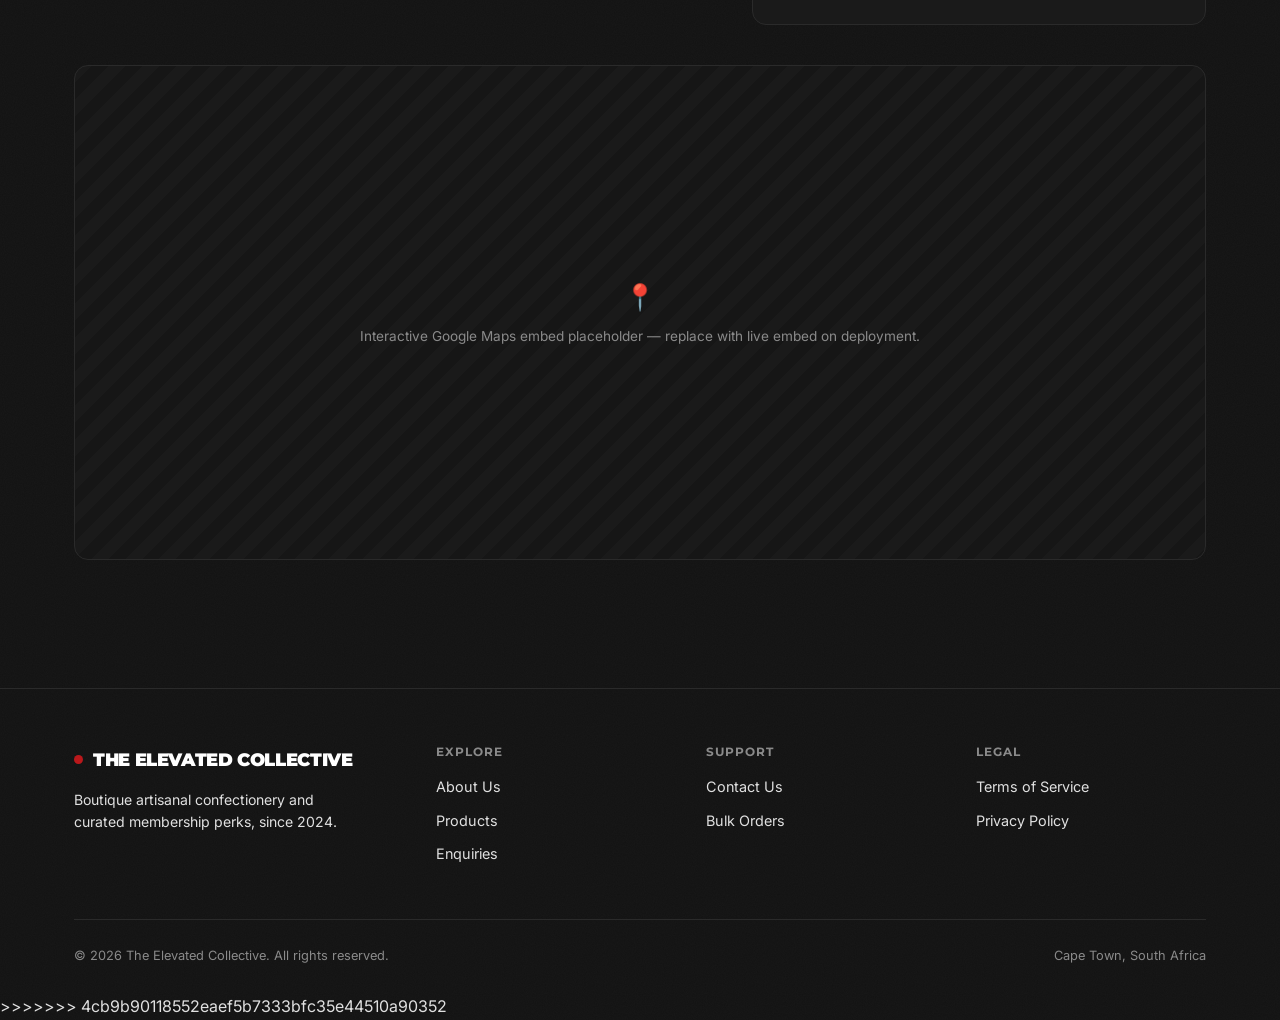
<file: Contact.html>
<<<<<<< HEAD
<!DOCTYPE html>
<html lang="en">
<head>
<meta charset="UTF-8">
<!--Google Fonts for Montserrat & Inter -->
<link rel="preconnect" href="https://fonts.googleapis.com">
<link rel="preconnect" href="https://fonts.gstatic.com" crossorigin>
<link href="https://fonts.googleapis.com/css2?family=Inter:wght@300;400;500;600;700&family=Montserrat:ital,wght@0,400;0,500;0,600;0,700;1,400;1,500;1,600;1,700&display=swap" rel="stylesheet">
<meta name="viewport" content="width=device-width, initial-scale=1.0">
<title>Enquiries — The Elevated Collective</title>
<link rel="stylesheet" href="css/style.css">
<meta name="viewport" content="width=device-width, initial-scale=1.0">
<title>Contact Us — The Elevated Collective</title>
<link rel="stylesheet" href="css/style.css">
</head>
<body>

<header class="site-header">
  <nav class="nav">
    <a href="index.html" class="logo"><span class="dot"></span>THE ELEVATED COLLECTIVE</a>
    <ul class="nav-links">
      <li><a href="index.html">Home</a></li>
      <li><a href="about.html">About Us</a></li>
      <li><a href="products.html">Products</a></li>
      <li><a href="enquiry.html">Enquiries</a></li>
      <li><a href="contact.html" class="active">Contact</a></li>
    </ul>
    <div class="nav-cta">
      <a href="products.html" class="btn btn-primary">Join the Club</a>
      <button class="nav-toggle" aria-label="Toggle menu" aria-expanded="false">☰</button>
    </div>
  </nav>
</header>

<main>
  <section class="hero" style="padding-bottom: 50px;">
    <div class="container">
      <p class="eyebrow">Get In Touch</p>
      <h1 style="max-width: 18ch;">We'd love to hear from you.</h1>
      <p class="lead">Questions, feedback, or just want to say hi — reach out through the form or visit us in person.</p>
    </div>
  </section>

  <section style="padding-top:0;">
    <div class="container">
      <div class="two-col">
        <div class="form-shell">
          <form id="contact-form" novalidate>
            <div class="form-row">
              <div class="field">
                <label for="c-name">Full name</label>
                <input type="text" id="c-name" name="name" required>
                <span class="error-msg">Please enter your name.</span>
              </div>
              <div class="field">
                <label for="c-email">Email address</label>
                <input type="email" id="c-email" name="email" required>
                <span class="error-msg">Please enter a valid email.</span>
              </div>
            </div>
            <div class="field">
              <label for="c-subject">Subject</label>
              <input type="text" id="c-subject" name="subject" required>
              <span class="error-msg">Please enter a subject.</span>
            </div>
            <div class="field">
              <label for="c-message">Message</label>
              <textarea id="c-message" name="message" rows="5" required></textarea>
              <span class="error-msg">Please enter a message.</span>
            </div>
            <button type="submit" class="btn btn-primary btn-block">Send Message</button>
          </form>
        </div>

        <div>
          <p class="eyebrow">Store Locations</p>
          <h2>Visit the Collective</h2>

          <div class="card mt-40">
            <h3>Cape Town — Kloof Street</h3>
            <p>123 Kloof Street, Gardens, Cape Town, 8001</p>
            <p style="margin-top:8px; color: var(--gray-dim); font-size:0.85rem;">Mon–Sat: 9am–6pm</p>
          </div>
          <div class="card mt-40">
            <h3>Cape Town — Sea Point</h3>
            <p>45 Main Road, Sea Point, Cape Town, 8005</p>
            <p style="margin-top:8px; color: var(--gray-dim); font-size:0.85rem;">Mon–Sun: 10am–7pm</p>
          </div>
          <div class="card mt-40">
            <h3>Online / Delivery Only</h3>
            <p>Nationwide courier delivery, 2–4 business days.</p>
            <p style="margin-top:8px; color: var(--gray-dim); font-size:0.85rem;">hello@elevatedcollective.co.za</p>
          </div>
        </div>
      </div>

      <div class="mt-40">
        <div class="map-embed">
          <span style="font-size:1.6rem;">📍</span>
          <span>Interactive Google Maps embed placeholder — replace with live embed on deployment.</span>
        </div>
      </div>
    </div>
  </section>
</main>

<footer class="site-footer">
  <div class="container">
    <div class="footer-grid">
      <div>
        <div class="logo" style="margin-bottom:14px;"><span class="dot"></span>THE ELEVATED COLLECTIVE</div>
        <p style="max-width:32ch; font-size:0.88rem;">Boutique artisanal confectionery and curated membership perks, since 2024.</p>
      </div>
      <div>
        <h4>Explore</h4>
        <ul>
          <li><a href="about.html">About Us</a></li>
          <li><a href="products.html">Products</a></li>
          <li><a href="enquiry.html">Enquiries</a></li>
        </ul>
      </div>
      <div>
        <h4>Support</h4>
        <ul>
          <li><a href="contact.html">Contact Us</a></li>
          <li><a href="enquiry.html">Bulk Orders</a></li>
        </ul>
      </div>
      <div>
        <h4>Legal</h4>
        <ul>
          <li><a href="#">Terms of Service</a></li>
          <li><a href="#">Privacy Policy</a></li>
        </ul>
      </div>
    </div>
    <div class="footer-bottom">
      <span>© 2026 The Elevated Collective. All rights reserved.</span>
      <span>Cape Town, South Africa</span>
    </div>
  </div>
</footer>

<script src="js/main.js"></script>
</body>
=======
<!DOCTYPE html>
<html lang="en">
<head>
<meta charset="UTF-8">
<meta name="viewport" content="width=device-width, initial-scale=1.0">
<title>Contact Us — The Elevated Collective</title>
<link rel="stylesheet" href="css/style.css">
</head>
<body>

<header class="site-header">
  <nav class="nav">
    <a href="index.html" class="logo"><span class="dot"></span>THE ELEVATED COLLECTIVE</a>
    <ul class="nav-links">
      <li><a href="index.html">Home</a></li>
      <li><a href="about.html">About Us</a></li>
      <li><a href="products.html">Products</a></li>
      <li><a href="enquiry.html">Enquiries</a></li>
      <li><a href="contact.html" class="active">Contact</a></li>
    </ul>
    <div class="nav-cta">
      <a href="products.html" class="btn btn-primary">Join the Club</a>
      <button class="nav-toggle" aria-label="Toggle menu" aria-expanded="false">☰</button>
    </div>
  </nav>
</header>

<main>
  <section class="hero" style="padding-bottom: 50px;">
    <div class="container">
      <p class="eyebrow">Get In Touch</p>
      <h1 style="max-width: 18ch;">We'd love to hear from you.</h1>
      <p class="lead">Questions, feedback, or just want to say hi — reach out through the form or visit us in person.</p>
    </div>
  </section>

  <section style="padding-top:0;">
    <div class="container">
      <div class="two-col">
        <div class="form-shell">
          <form id="contact-form" novalidate>
            <div class="form-row">
              <div class="field">
                <label for="c-name">Full name</label>
                <input type="text" id="c-name" name="name" required>
                <span class="error-msg">Please enter your name.</span>
              </div>
              <div class="field">
                <label for="c-email">Email address</label>
                <input type="email" id="c-email" name="email" required>
                <span class="error-msg">Please enter a valid email.</span>
              </div>
            </div>
            <div class="field">
              <label for="c-subject">Subject</label>
              <input type="text" id="c-subject" name="subject" required>
              <span class="error-msg">Please enter a subject.</span>
            </div>
            <div class="field">
              <label for="c-message">Message</label>
              <textarea id="c-message" name="message" rows="5" required></textarea>
              <span class="error-msg">Please enter a message.</span>
            </div>
            <button type="submit" class="btn btn-primary btn-block">Send Message</button>
          </form>
        </div>

        <div>
          <p class="eyebrow">Store Locations</p>
          <h2>Visit the Collective</h2>

          <div class="card mt-40">
            <h3>Cape Town — Kloof Street</h3>
            <p>123 Kloof Street, Gardens, Cape Town, 8001</p>
            <p style="margin-top:8px; color: var(--gray-dim); font-size:0.85rem;">Mon–Sat: 9am–6pm</p>
          </div>
          <div class="card mt-40">
            <h3>Cape Town — Sea Point</h3>
            <p>45 Main Road, Sea Point, Cape Town, 8005</p>
            <p style="margin-top:8px; color: var(--gray-dim); font-size:0.85rem;">Mon–Sun: 10am–7pm</p>
          </div>
          <div class="card mt-40">
            <h3>Online / Delivery Only</h3>
            <p>Nationwide courier delivery, 2–4 business days.</p>
            <p style="margin-top:8px; color: var(--gray-dim); font-size:0.85rem;">hello@elevatedcollective.co.za</p>
          </div>
        </div>
      </div>

      <div class="mt-40">
        <div class="map-embed">
          <span style="font-size:1.6rem;">📍</span>
          <span>Interactive Google Maps embed placeholder — replace with live embed on deployment.</span>
        </div>
      </div>
    </div>
  </section>
</main>

<footer class="site-footer">
  <div class="container">
    <div class="footer-grid">
      <div>
        <div class="logo" style="margin-bottom:14px;"><span class="dot"></span>THE ELEVATED COLLECTIVE</div>
        <p style="max-width:32ch; font-size:0.88rem;">Boutique artisanal confectionery and curated membership perks, since 2024.</p>
      </div>
      <div>
        <h4>Explore</h4>
        <ul>
          <li><a href="about.html">About Us</a></li>
          <li><a href="products.html">Products</a></li>
          <li><a href="enquiry.html">Enquiries</a></li>
        </ul>
      </div>
      <div>
        <h4>Support</h4>
        <ul>
          <li><a href="contact.html">Contact Us</a></li>
          <li><a href="enquiry.html">Bulk Orders</a></li>
        </ul>
      </div>
      <div>
        <h4>Legal</h4>
        <ul>
          <li><a href="#">Terms of Service</a></li>
          <li><a href="#">Privacy Policy</a></li>
        </ul>
      </div>
    </div>
    <div class="footer-bottom">
      <span>© 2026 The Elevated Collective. All rights reserved.</span>
      <span>Cape Town, South Africa</span>
    </div>
  </div>
</footer>

<script src="js/main.js"></script>
</body>
>>>>>>> 4cb9b90118552eaef5b7333bfc35e44510a90352
</html>
</file>
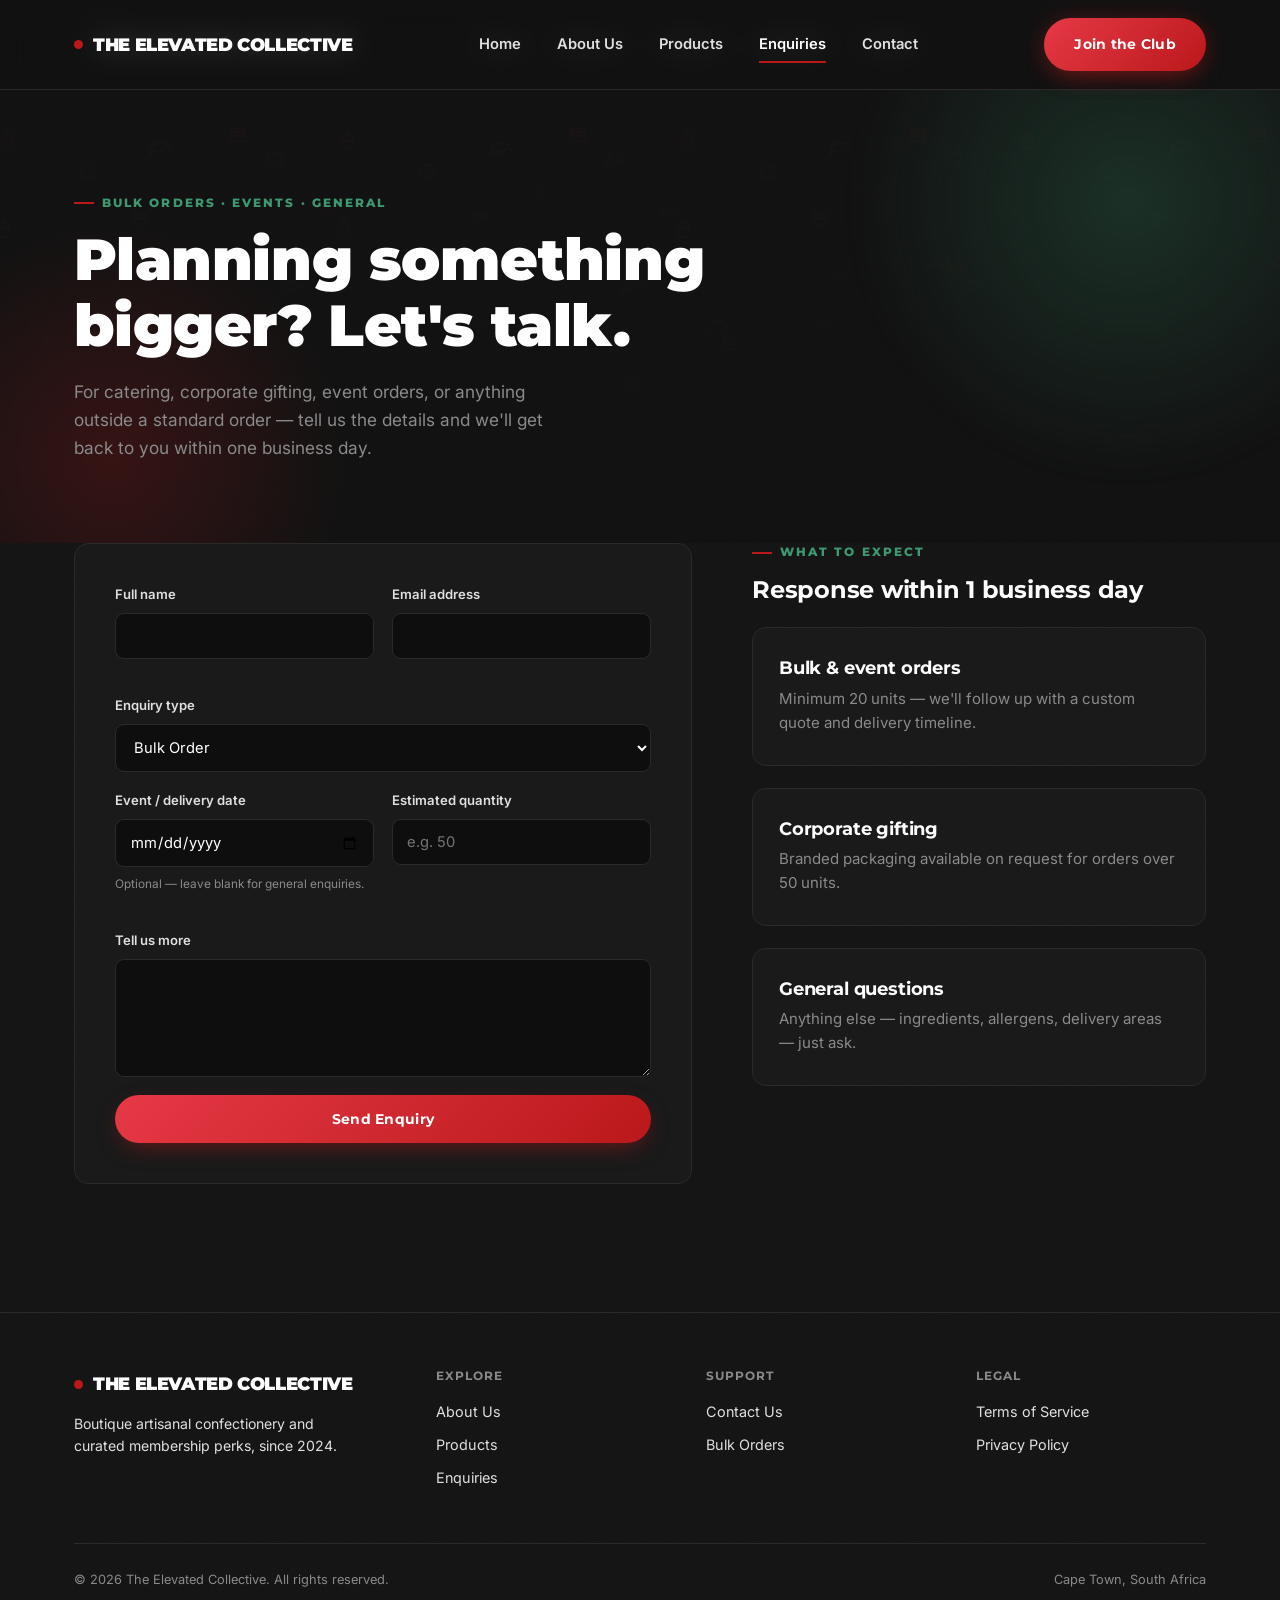
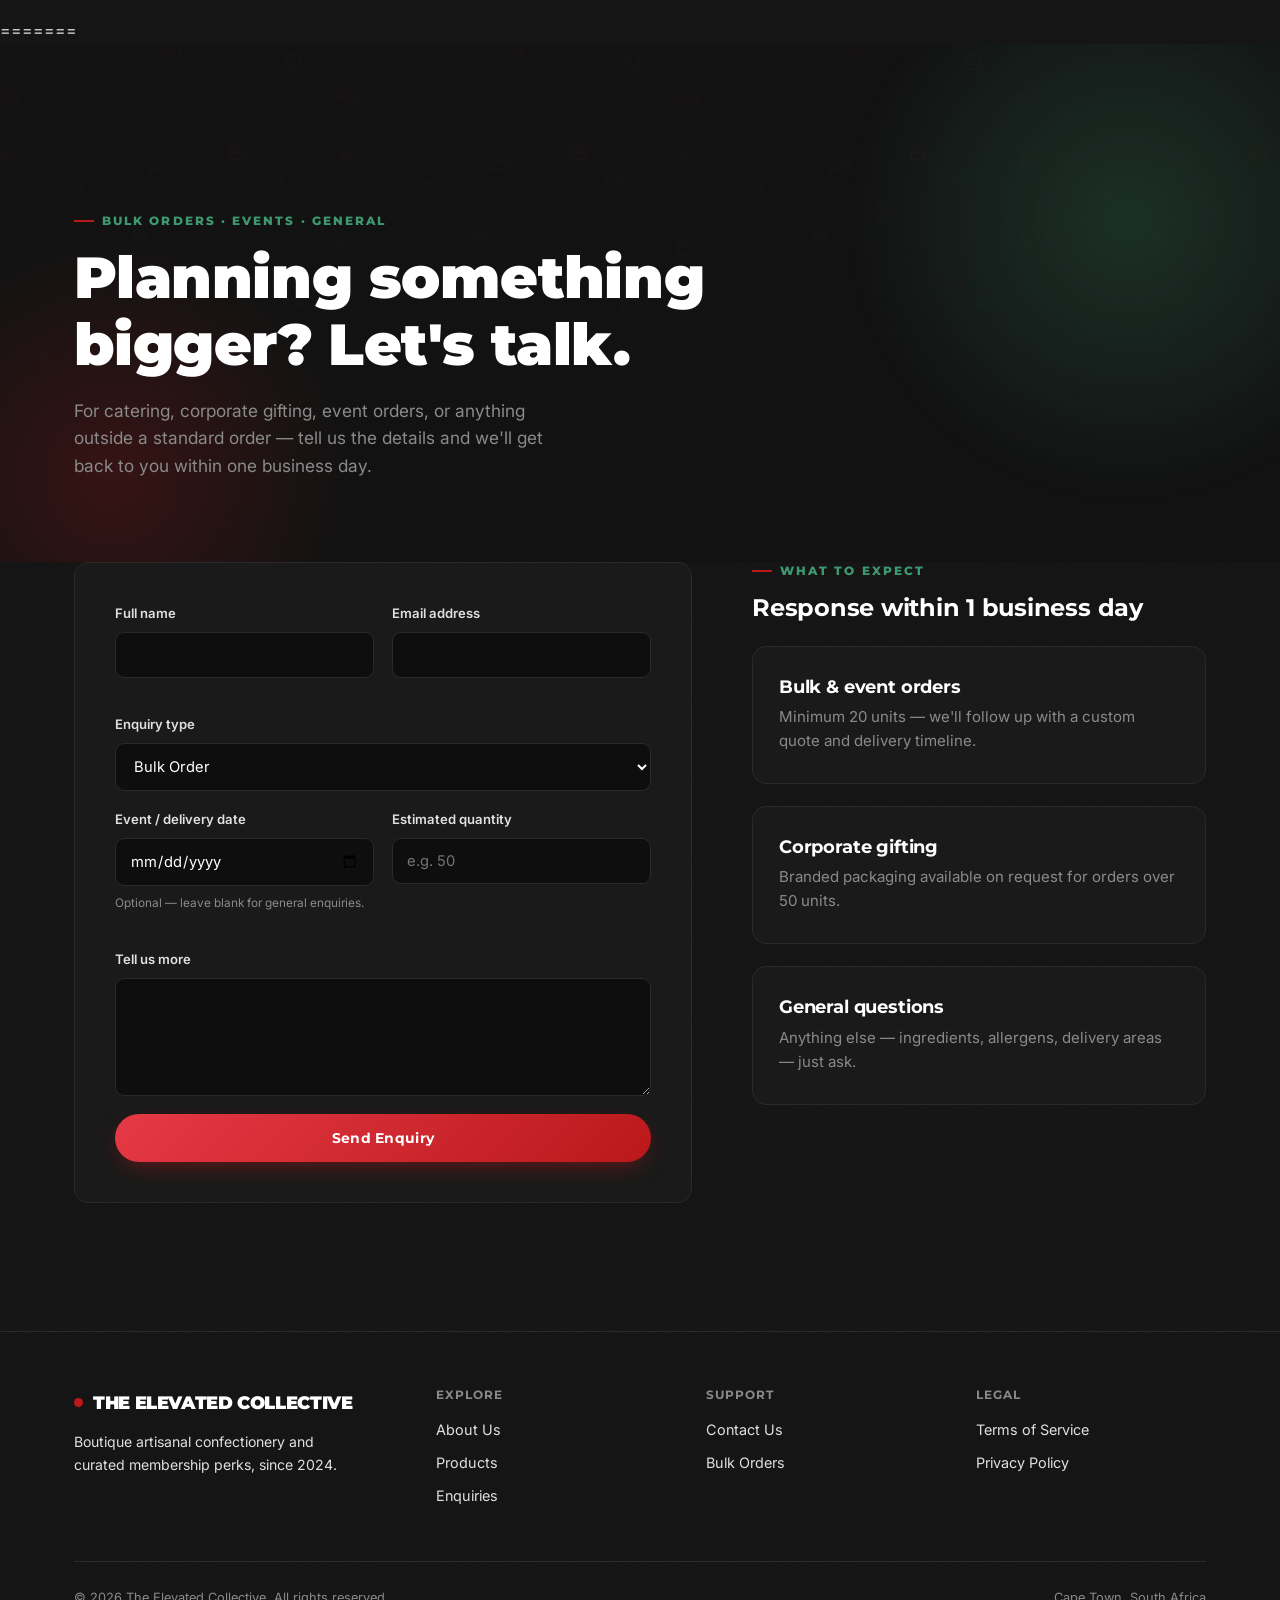
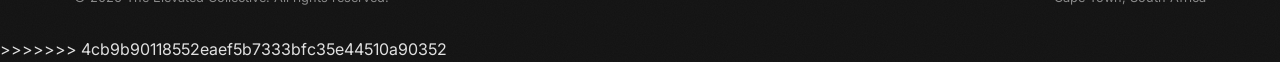
<file: enquiry.html>
<<<<<<< HEAD
<!DOCTYPE html>
<html lang="en">
<head>
<meta charset="UTF-8">

<!--Google Fonts for Montserrat & Inter -->
<link rel="preconnect" href="https://fonts.googleapis.com">
<link rel="preconnect" href="https://fonts.gstatic.com" crossorigin>
<link href="https://fonts.googleapis.com/css2?family=Inter:wght@300;400;500;600;700&family=Montserrat:ital,wght@0,400;0,500;0,600;0,700;1,400;1,500;1,600;1,700&display=swap" rel="stylesheet">
<meta name="viewport" content="width=device-width, initial-scale=1.0">
<title>Enquiries — The Elevated Collective</title>
<link rel="stylesheet" href="css/style.css">
</head>
<body>

<header class="site-header">
  <nav class="nav">
    <a href="index.html" class="logo"><span class="dot"></span>THE ELEVATED COLLECTIVE</a>
    <ul class="nav-links">
      <li><a href="index.html">Home</a></li>
      <li><a href="about.html">About Us</a></li>
      <li><a href="products.html">Products</a></li>
      <li><a href="enquiry.html" class="active">Enquiries</a></li>
      <li><a href="contact.html">Contact</a></li>
    </ul>
    <div class="nav-cta">
      <a href="products.html" class="btn btn-primary">Join the Club</a>
      <button class="nav-toggle" aria-label="Toggle menu" aria-expanded="false">☰</button>
    </div>
  </nav>
</header>

<main>
  <section class="hero" style="padding-bottom: 50px;">
    <div class="container">
      <p class="eyebrow">Bulk Orders · Events · General</p>
      <h1 style="max-width: 20ch;">Planning something bigger? Let's talk.</h1>
      <p class="lead">For catering, corporate gifting, event orders, or anything outside a standard order — tell us the details and we'll get back to you within one business day.</p>
    </div>
  </section>

  <section style="padding-top:0;">
    <div class="container">
      <div class="two-col">
        <div class="form-shell">
          <form id="enquiry-form" novalidate>
            <div class="form-row">
              <div class="field">
                <label for="e-name">Full name</label>
                <input type="text" id="e-name" name="name" required>
                <span class="error-msg">Please enter your name.</span>
              </div>
              <div class="field">
                <label for="e-email">Email address</label>
                <input type="email" id="e-email" name="email" required>
                <span class="error-msg">Please enter a valid email.</span>
              </div>
            </div>

            <div class="field">
              <label for="e-type">Enquiry type</label>
              <select id="e-type" name="type" required>
                <option value="bulk">Bulk Order</option>
                <option value="event">Event Catering</option>
                <option value="corporate">Corporate Gifting</option>
                <option value="general">General Enquiry</option>
              </select>
            </div>

            <div class="form-row">
              <div class="field">
                <label for="e-date">Event / delivery date</label>
                <input type="date" id="e-date" name="date">
                <span class="hint">Optional — leave blank for general enquiries.</span>
              </div>
              <div class="field">
                <label for="e-qty">Estimated quantity</label>
                <input type="number" id="e-qty" name="quantity" min="1" placeholder="e.g. 50">
              </div>
            </div>

            <div class="field">
              <label for="e-message">Tell us more</label>
              <textarea id="e-message" name="message" rows="5" required></textarea>
              <span class="error-msg">Please add a short message.</span>
            </div>

            <button type="submit" class="btn btn-primary btn-block">Send Enquiry</button>
          </form>
        </div>

        <div>
          <p class="eyebrow">What to expect</p>
          <h2>Response within 1 business day</h2>
          <div class="grid-3" style="grid-template-columns: 1fr; margin-top: 24px;">
            <div class="card">
              <h3>Bulk & event orders</h3>
              <p>Minimum 20 units — we'll follow up with a custom quote and delivery timeline.</p>
            </div>
            <div class="card">
              <h3>Corporate gifting</h3>
              <p>Branded packaging available on request for orders over 50 units.</p>
            </div>
            <div class="card">
              <h3>General questions</h3>
              <p>Anything else — ingredients, allergens, delivery areas — just ask.</p>
            </div>
          </div>
        </div>
      </div>
    </div>
  </section>
</main>

<footer class="site-footer">
  <div class="container">
    <div class="footer-grid">
      <div>
        <div class="logo" style="margin-bottom:14px;"><span class="dot"></span>THE ELEVATED COLLECTIVE</div>
        <p style="max-width:32ch; font-size:0.88rem;">Boutique artisanal confectionery and curated membership perks, since 2024.</p>
      </div>
      <div>
        <h4>Explore</h4>
        <ul>
          <li><a href="about.html">About Us</a></li>
          <li><a href="products.html">Products</a></li>
          <li><a href="enquiry.html">Enquiries</a></li>
        </ul>
      </div>
      <div>
        <h4>Support</h4>
        <ul>
          <li><a href="contact.html">Contact Us</a></li>
          <li><a href="enquiry.html">Bulk Orders</a></li>
        </ul>
      </div>
      <div>
        <h4>Legal</h4>
        <ul>
          <li><a href="#">Terms of Service</a></li>
          <li><a href="#">Privacy Policy</a></li>
        </ul>
      </div>
    </div>
    <div class="footer-bottom">
      <span>© 2026 The Elevated Collective. All rights reserved.</span>
      <span>Cape Town, South Africa</span>
    </div>
  </div>
</footer>

</body>
=======
<!DOCTYPE html>
<html lang="en">
<head>
<meta charset="UTF-8">
<meta name="viewport" content="width=device-width, initial-scale=1.0">
<title>Enquiries — The Elevated Collective</title>
<link rel="stylesheet" href="css/style.css">
</head>
<body>

<header class="site-header">
  <nav class="nav">
    <a href="index.html" class="logo"><span class="dot"></span>THE ELEVATED COLLECTIVE</a>
    <ul class="nav-links">
      <li><a href="index.html">Home</a></li>
      <li><a href="about.html">About Us</a></li>
      <li><a href="products.html">Products</a></li>
      <li><a href="enquiry.html" class="active">Enquiries</a></li>
      <li><a href="contact.html">Contact</a></li>
    </ul>
    <div class="nav-cta">
      <a href="products.html" class="btn btn-primary">Join the Club</a>
      <button class="nav-toggle" aria-label="Toggle menu" aria-expanded="false">☰</button>
    </div>
  </nav>
</header>

<main>
  <section class="hero" style="padding-bottom: 50px;">
    <div class="container">
      <p class="eyebrow">Bulk Orders · Events · General</p>
      <h1 style="max-width: 20ch;">Planning something bigger? Let's talk.</h1>
      <p class="lead">For catering, corporate gifting, event orders, or anything outside a standard order — tell us the details and we'll get back to you within one business day.</p>
    </div>
  </section>

  <section style="padding-top:0;">
    <div class="container">
      <div class="two-col">
        <div class="form-shell">
          <form id="enquiry-form" novalidate>
            <div class="form-row">
              <div class="field">
                <label for="e-name">Full name</label>
                <input type="text" id="e-name" name="name" required>
                <span class="error-msg">Please enter your name.</span>
              </div>
              <div class="field">
                <label for="e-email">Email address</label>
                <input type="email" id="e-email" name="email" required>
                <span class="error-msg">Please enter a valid email.</span>
              </div>
            </div>

            <div class="field">
              <label for="e-type">Enquiry type</label>
              <select id="e-type" name="type" required>
                <option value="bulk">Bulk Order</option>
                <option value="event">Event Catering</option>
                <option value="corporate">Corporate Gifting</option>
                <option value="general">General Enquiry</option>
              </select>
            </div>

            <div class="form-row">
              <div class="field">
                <label for="e-date">Event / delivery date</label>
                <input type="date" id="e-date" name="date">
                <span class="hint">Optional — leave blank for general enquiries.</span>
              </div>
              <div class="field">
                <label for="e-qty">Estimated quantity</label>
                <input type="number" id="e-qty" name="quantity" min="1" placeholder="e.g. 50">
              </div>
            </div>

            <div class="field">
              <label for="e-message">Tell us more</label>
              <textarea id="e-message" name="message" rows="5" required></textarea>
              <span class="error-msg">Please add a short message.</span>
            </div>

            <button type="submit" class="btn btn-primary btn-block">Send Enquiry</button>
          </form>
        </div>

        <div>
          <p class="eyebrow">What to expect</p>
          <h2>Response within 1 business day</h2>
          <div class="grid-3" style="grid-template-columns: 1fr; margin-top: 24px;">
            <div class="card">
              <h3>Bulk & event orders</h3>
              <p>Minimum 20 units — we'll follow up with a custom quote and delivery timeline.</p>
            </div>
            <div class="card">
              <h3>Corporate gifting</h3>
              <p>Branded packaging available on request for orders over 50 units.</p>
            </div>
            <div class="card">
              <h3>General questions</h3>
              <p>Anything else — ingredients, allergens, delivery areas — just ask.</p>
            </div>
          </div>
        </div>
      </div>
    </div>
  </section>
</main>

<footer class="site-footer">
  <div class="container">
    <div class="footer-grid">
      <div>
        <div class="logo" style="margin-bottom:14px;"><span class="dot"></span>THE ELEVATED COLLECTIVE</div>
        <p style="max-width:32ch; font-size:0.88rem;">Boutique artisanal confectionery and curated membership perks, since 2024.</p>
      </div>
      <div>
        <h4>Explore</h4>
        <ul>
          <li><a href="about.html">About Us</a></li>
          <li><a href="products.html">Products</a></li>
          <li><a href="enquiry.html">Enquiries</a></li>
        </ul>
      </div>
      <div>
        <h4>Support</h4>
        <ul>
          <li><a href="contact.html">Contact Us</a></li>
          <li><a href="enquiry.html">Bulk Orders</a></li>
        </ul>
      </div>
      <div>
        <h4>Legal</h4>
        <ul>
          <li><a href="#">Terms of Service</a></li>
          <li><a href="#">Privacy Policy</a></li>
        </ul>
      </div>
    </div>
    <div class="footer-bottom">
      <span>© 2026 The Elevated Collective. All rights reserved.</span>
      <span>Cape Town, South Africa</span>
    </div>
  </div>
</footer>

</body>
>>>>>>> 4cb9b90118552eaef5b7333bfc35e44510a90352
</html>
</file>
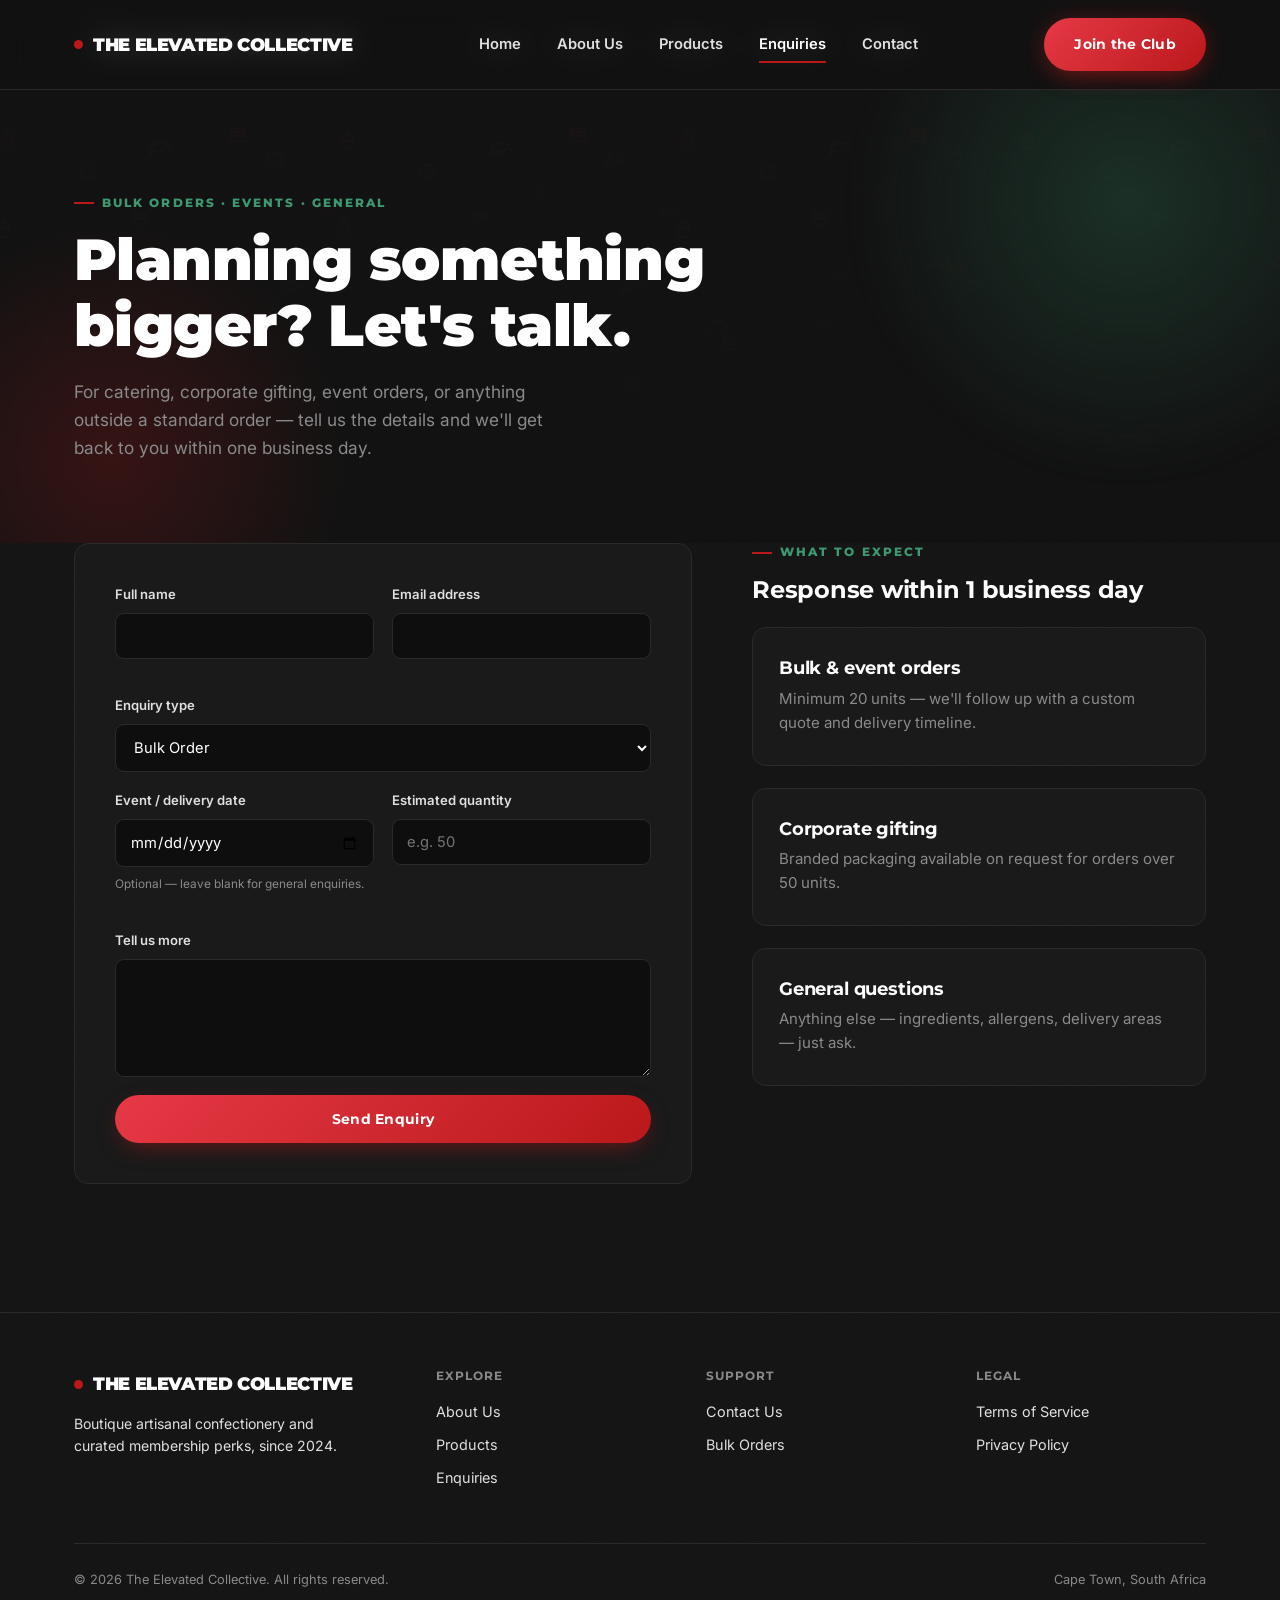
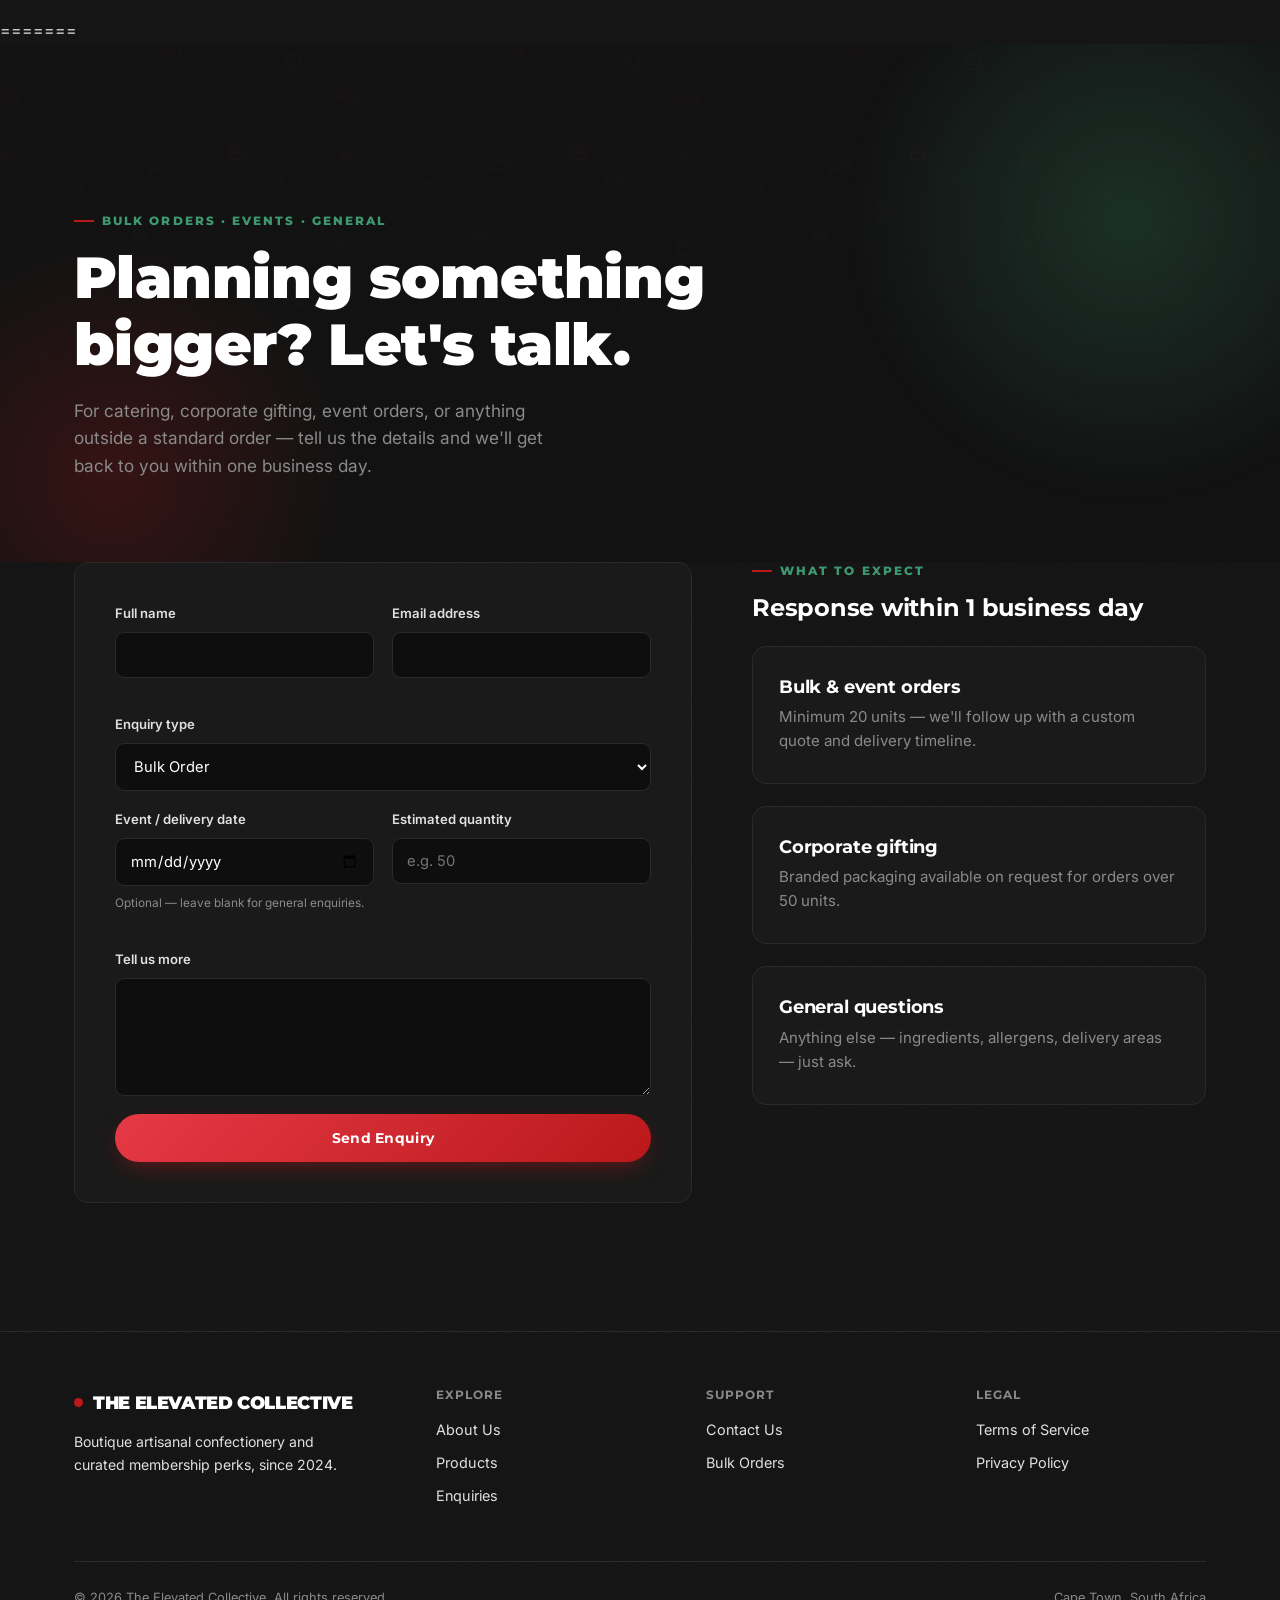
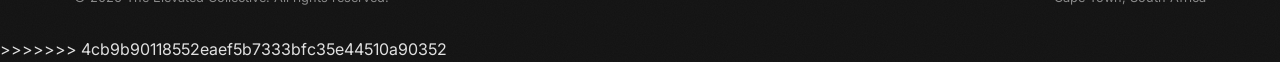
<file: Enquiry.html>
<<<<<<< HEAD
<!DOCTYPE html>
<html lang="en">
<head>
<meta charset="UTF-8">

<!--Google Fonts for Montserrat & Inter -->
<link rel="preconnect" href="https://fonts.googleapis.com">
<link rel="preconnect" href="https://fonts.gstatic.com" crossorigin>
<link href="https://fonts.googleapis.com/css2?family=Inter:wght@300;400;500;600;700&family=Montserrat:ital,wght@0,400;0,500;0,600;0,700;1,400;1,500;1,600;1,700&display=swap" rel="stylesheet">
<meta name="viewport" content="width=device-width, initial-scale=1.0">
<title>Enquiries — The Elevated Collective</title>
<link rel="stylesheet" href="css/style.css">
</head>
<body>

<header class="site-header">
  <nav class="nav">
    <a href="index.html" class="logo"><span class="dot"></span>THE ELEVATED COLLECTIVE</a>
    <ul class="nav-links">
      <li><a href="index.html">Home</a></li>
      <li><a href="about.html">About Us</a></li>
      <li><a href="products.html">Products</a></li>
      <li><a href="enquiry.html" class="active">Enquiries</a></li>
      <li><a href="contact.html">Contact</a></li>
    </ul>
    <div class="nav-cta">
      <a href="products.html" class="btn btn-primary">Join the Club</a>
      <button class="nav-toggle" aria-label="Toggle menu" aria-expanded="false">☰</button>
    </div>
  </nav>
</header>

<main>
  <section class="hero" style="padding-bottom: 50px;">
    <div class="container">
      <p class="eyebrow">Bulk Orders · Events · General</p>
      <h1 style="max-width: 20ch;">Planning something bigger? Let's talk.</h1>
      <p class="lead">For catering, corporate gifting, event orders, or anything outside a standard order — tell us the details and we'll get back to you within one business day.</p>
    </div>
  </section>

  <section style="padding-top:0;">
    <div class="container">
      <div class="two-col">
        <div class="form-shell">
          <form id="enquiry-form" novalidate>
            <div class="form-row">
              <div class="field">
                <label for="e-name">Full name</label>
                <input type="text" id="e-name" name="name" required>
                <span class="error-msg">Please enter your name.</span>
              </div>
              <div class="field">
                <label for="e-email">Email address</label>
                <input type="email" id="e-email" name="email" required>
                <span class="error-msg">Please enter a valid email.</span>
              </div>
            </div>

            <div class="field">
              <label for="e-type">Enquiry type</label>
              <select id="e-type" name="type" required>
                <option value="bulk">Bulk Order</option>
                <option value="event">Event Catering</option>
                <option value="corporate">Corporate Gifting</option>
                <option value="general">General Enquiry</option>
              </select>
            </div>

            <div class="form-row">
              <div class="field">
                <label for="e-date">Event / delivery date</label>
                <input type="date" id="e-date" name="date">
                <span class="hint">Optional — leave blank for general enquiries.</span>
              </div>
              <div class="field">
                <label for="e-qty">Estimated quantity</label>
                <input type="number" id="e-qty" name="quantity" min="1" placeholder="e.g. 50">
              </div>
            </div>

            <div class="field">
              <label for="e-message">Tell us more</label>
              <textarea id="e-message" name="message" rows="5" required></textarea>
              <span class="error-msg">Please add a short message.</span>
            </div>

            <button type="submit" class="btn btn-primary btn-block">Send Enquiry</button>
          </form>
        </div>

        <div>
          <p class="eyebrow">What to expect</p>
          <h2>Response within 1 business day</h2>
          <div class="grid-3" style="grid-template-columns: 1fr; margin-top: 24px;">
            <div class="card">
              <h3>Bulk & event orders</h3>
              <p>Minimum 20 units — we'll follow up with a custom quote and delivery timeline.</p>
            </div>
            <div class="card">
              <h3>Corporate gifting</h3>
              <p>Branded packaging available on request for orders over 50 units.</p>
            </div>
            <div class="card">
              <h3>General questions</h3>
              <p>Anything else — ingredients, allergens, delivery areas — just ask.</p>
            </div>
          </div>
        </div>
      </div>
    </div>
  </section>
</main>

<footer class="site-footer">
  <div class="container">
    <div class="footer-grid">
      <div>
        <div class="logo" style="margin-bottom:14px;"><span class="dot"></span>THE ELEVATED COLLECTIVE</div>
        <p style="max-width:32ch; font-size:0.88rem;">Boutique artisanal confectionery and curated membership perks, since 2024.</p>
      </div>
      <div>
        <h4>Explore</h4>
        <ul>
          <li><a href="about.html">About Us</a></li>
          <li><a href="products.html">Products</a></li>
          <li><a href="enquiry.html">Enquiries</a></li>
        </ul>
      </div>
      <div>
        <h4>Support</h4>
        <ul>
          <li><a href="contact.html">Contact Us</a></li>
          <li><a href="enquiry.html">Bulk Orders</a></li>
        </ul>
      </div>
      <div>
        <h4>Legal</h4>
        <ul>
          <li><a href="#">Terms of Service</a></li>
          <li><a href="#">Privacy Policy</a></li>
        </ul>
      </div>
    </div>
    <div class="footer-bottom">
      <span>© 2026 The Elevated Collective. All rights reserved.</span>
      <span>Cape Town, South Africa</span>
    </div>
  </div>
</footer>

<script src="js/main.js"></script>
</body>
=======
<!DOCTYPE html>
<html lang="en">
<head>
<meta charset="UTF-8">
<meta name="viewport" content="width=device-width, initial-scale=1.0">
<title>Enquiries — The Elevated Collective</title>
<link rel="stylesheet" href="css/style.css">
</head>
<body>

<header class="site-header">
  <nav class="nav">
    <a href="index.html" class="logo"><span class="dot"></span>THE ELEVATED COLLECTIVE</a>
    <ul class="nav-links">
      <li><a href="index.html">Home</a></li>
      <li><a href="about.html">About Us</a></li>
      <li><a href="products.html">Products</a></li>
      <li><a href="enquiry.html" class="active">Enquiries</a></li>
      <li><a href="contact.html">Contact</a></li>
    </ul>
    <div class="nav-cta">
      <a href="products.html" class="btn btn-primary">Join the Club</a>
      <button class="nav-toggle" aria-label="Toggle menu" aria-expanded="false">☰</button>
    </div>
  </nav>
</header>

<main>
  <section class="hero" style="padding-bottom: 50px;">
    <div class="container">
      <p class="eyebrow">Bulk Orders · Events · General</p>
      <h1 style="max-width: 20ch;">Planning something bigger? Let's talk.</h1>
      <p class="lead">For catering, corporate gifting, event orders, or anything outside a standard order — tell us the details and we'll get back to you within one business day.</p>
    </div>
  </section>

  <section style="padding-top:0;">
    <div class="container">
      <div class="two-col">
        <div class="form-shell">
          <form id="enquiry-form" novalidate>
            <div class="form-row">
              <div class="field">
                <label for="e-name">Full name</label>
                <input type="text" id="e-name" name="name" required>
                <span class="error-msg">Please enter your name.</span>
              </div>
              <div class="field">
                <label for="e-email">Email address</label>
                <input type="email" id="e-email" name="email" required>
                <span class="error-msg">Please enter a valid email.</span>
              </div>
            </div>

            <div class="field">
              <label for="e-type">Enquiry type</label>
              <select id="e-type" name="type" required>
                <option value="bulk">Bulk Order</option>
                <option value="event">Event Catering</option>
                <option value="corporate">Corporate Gifting</option>
                <option value="general">General Enquiry</option>
              </select>
            </div>

            <div class="form-row">
              <div class="field">
                <label for="e-date">Event / delivery date</label>
                <input type="date" id="e-date" name="date">
                <span class="hint">Optional — leave blank for general enquiries.</span>
              </div>
              <div class="field">
                <label for="e-qty">Estimated quantity</label>
                <input type="number" id="e-qty" name="quantity" min="1" placeholder="e.g. 50">
              </div>
            </div>

            <div class="field">
              <label for="e-message">Tell us more</label>
              <textarea id="e-message" name="message" rows="5" required></textarea>
              <span class="error-msg">Please add a short message.</span>
            </div>

            <button type="submit" class="btn btn-primary btn-block">Send Enquiry</button>
          </form>
        </div>

        <div>
          <p class="eyebrow">What to expect</p>
          <h2>Response within 1 business day</h2>
          <div class="grid-3" style="grid-template-columns: 1fr; margin-top: 24px;">
            <div class="card">
              <h3>Bulk & event orders</h3>
              <p>Minimum 20 units — we'll follow up with a custom quote and delivery timeline.</p>
            </div>
            <div class="card">
              <h3>Corporate gifting</h3>
              <p>Branded packaging available on request for orders over 50 units.</p>
            </div>
            <div class="card">
              <h3>General questions</h3>
              <p>Anything else — ingredients, allergens, delivery areas — just ask.</p>
            </div>
          </div>
        </div>
      </div>
    </div>
  </section>
</main>

<footer class="site-footer">
  <div class="container">
    <div class="footer-grid">
      <div>
        <div class="logo" style="margin-bottom:14px;"><span class="dot"></span>THE ELEVATED COLLECTIVE</div>
        <p style="max-width:32ch; font-size:0.88rem;">Boutique artisanal confectionery and curated membership perks, since 2024.</p>
      </div>
      <div>
        <h4>Explore</h4>
        <ul>
          <li><a href="about.html">About Us</a></li>
          <li><a href="products.html">Products</a></li>
          <li><a href="enquiry.html">Enquiries</a></li>
        </ul>
      </div>
      <div>
        <h4>Support</h4>
        <ul>
          <li><a href="contact.html">Contact Us</a></li>
          <li><a href="enquiry.html">Bulk Orders</a></li>
        </ul>
      </div>
      <div>
        <h4>Legal</h4>
        <ul>
          <li><a href="#">Terms of Service</a></li>
          <li><a href="#">Privacy Policy</a></li>
        </ul>
      </div>
    </div>
    <div class="footer-bottom">
      <span>© 2026 The Elevated Collective. All rights reserved.</span>
      <span>Cape Town, South Africa</span>
    </div>
  </div>
</footer>

<script src="js/main.js"></script>
</body>
>>>>>>> 4cb9b90118552eaef5b7333bfc35e44510a90352
</html>
</file>
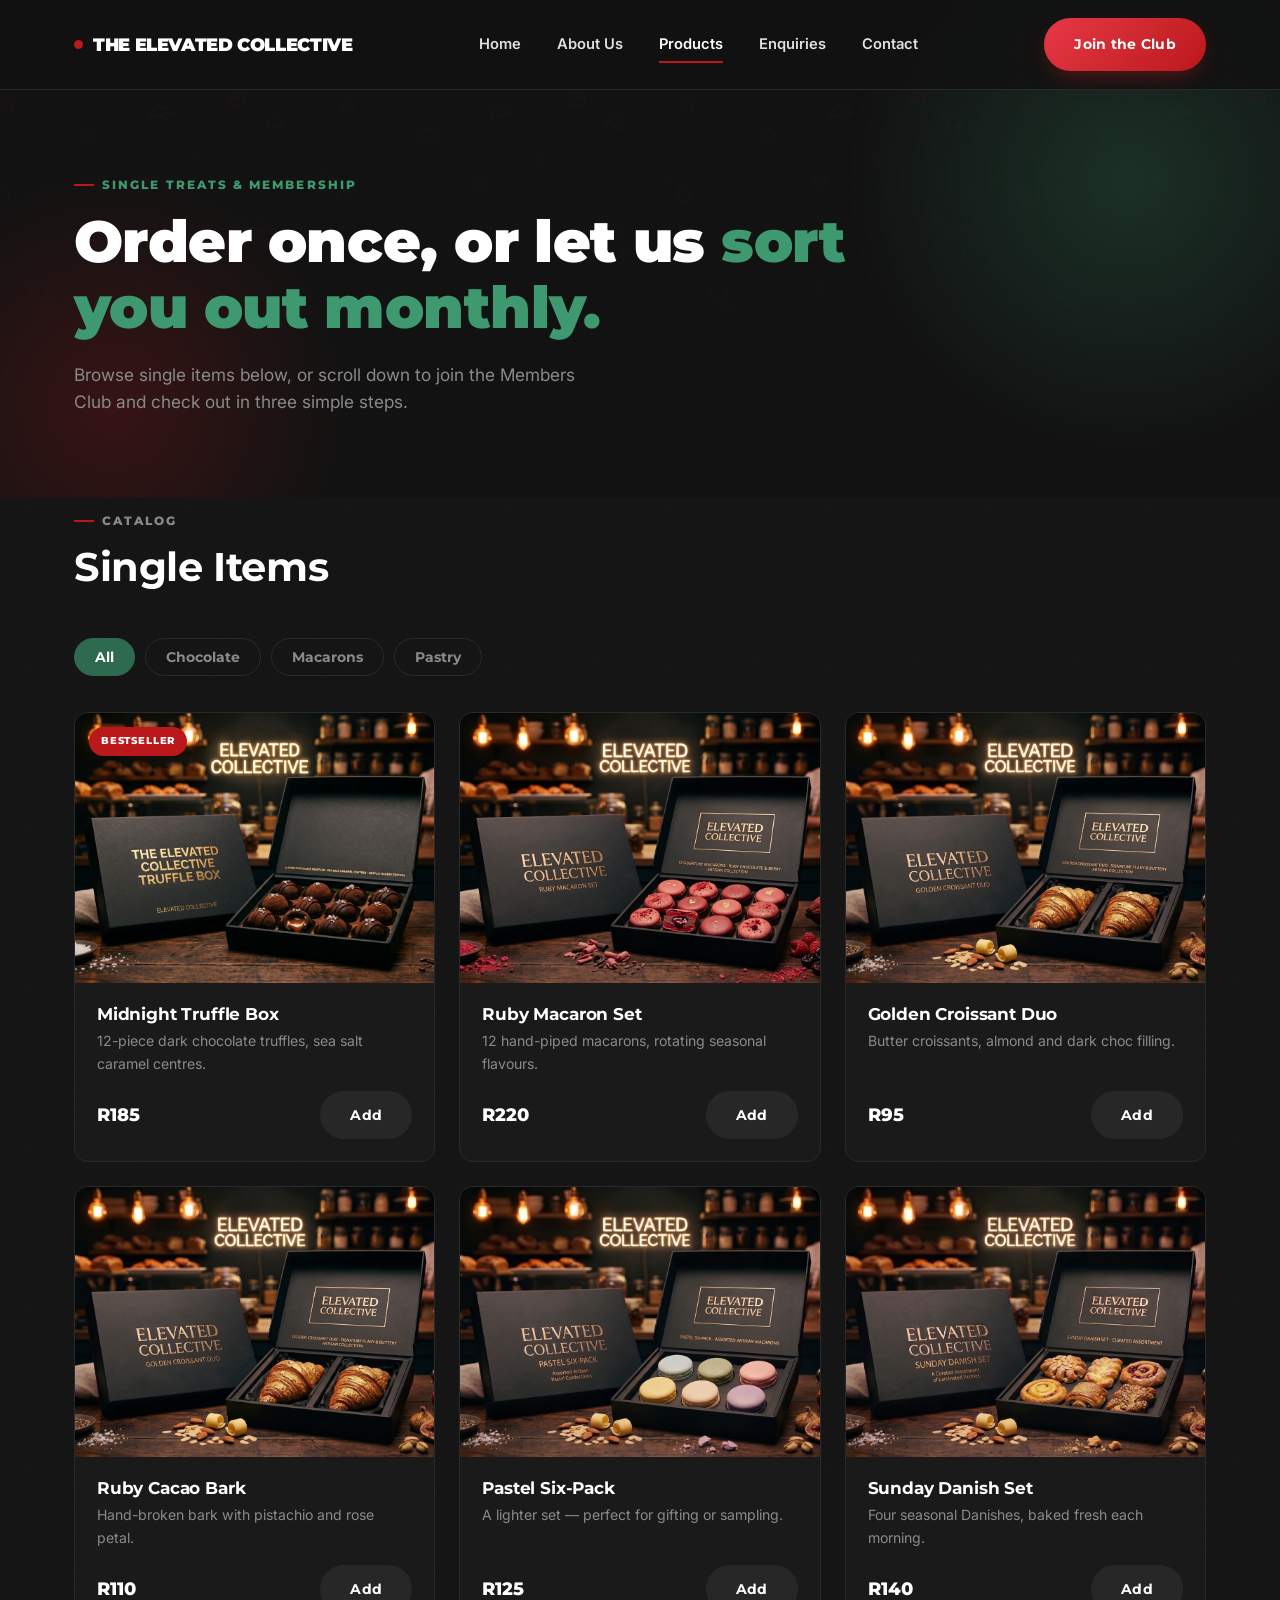
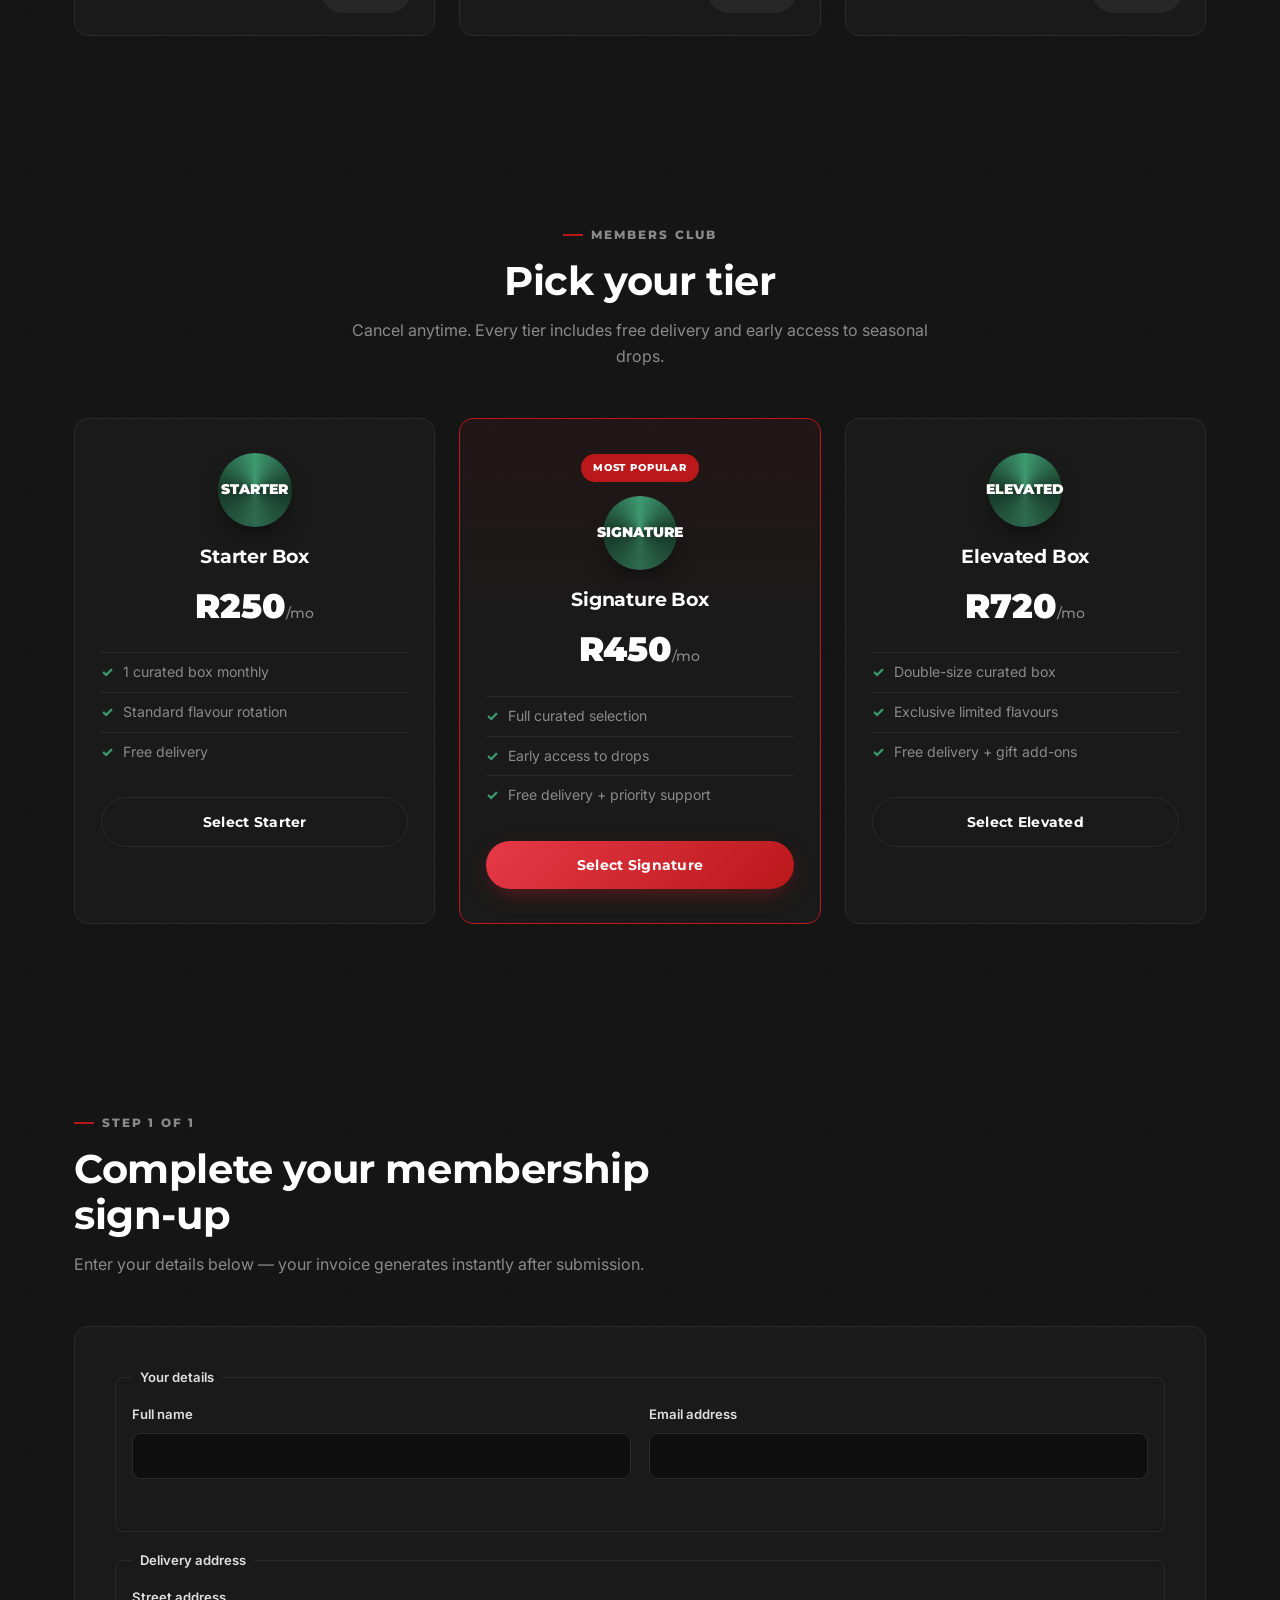
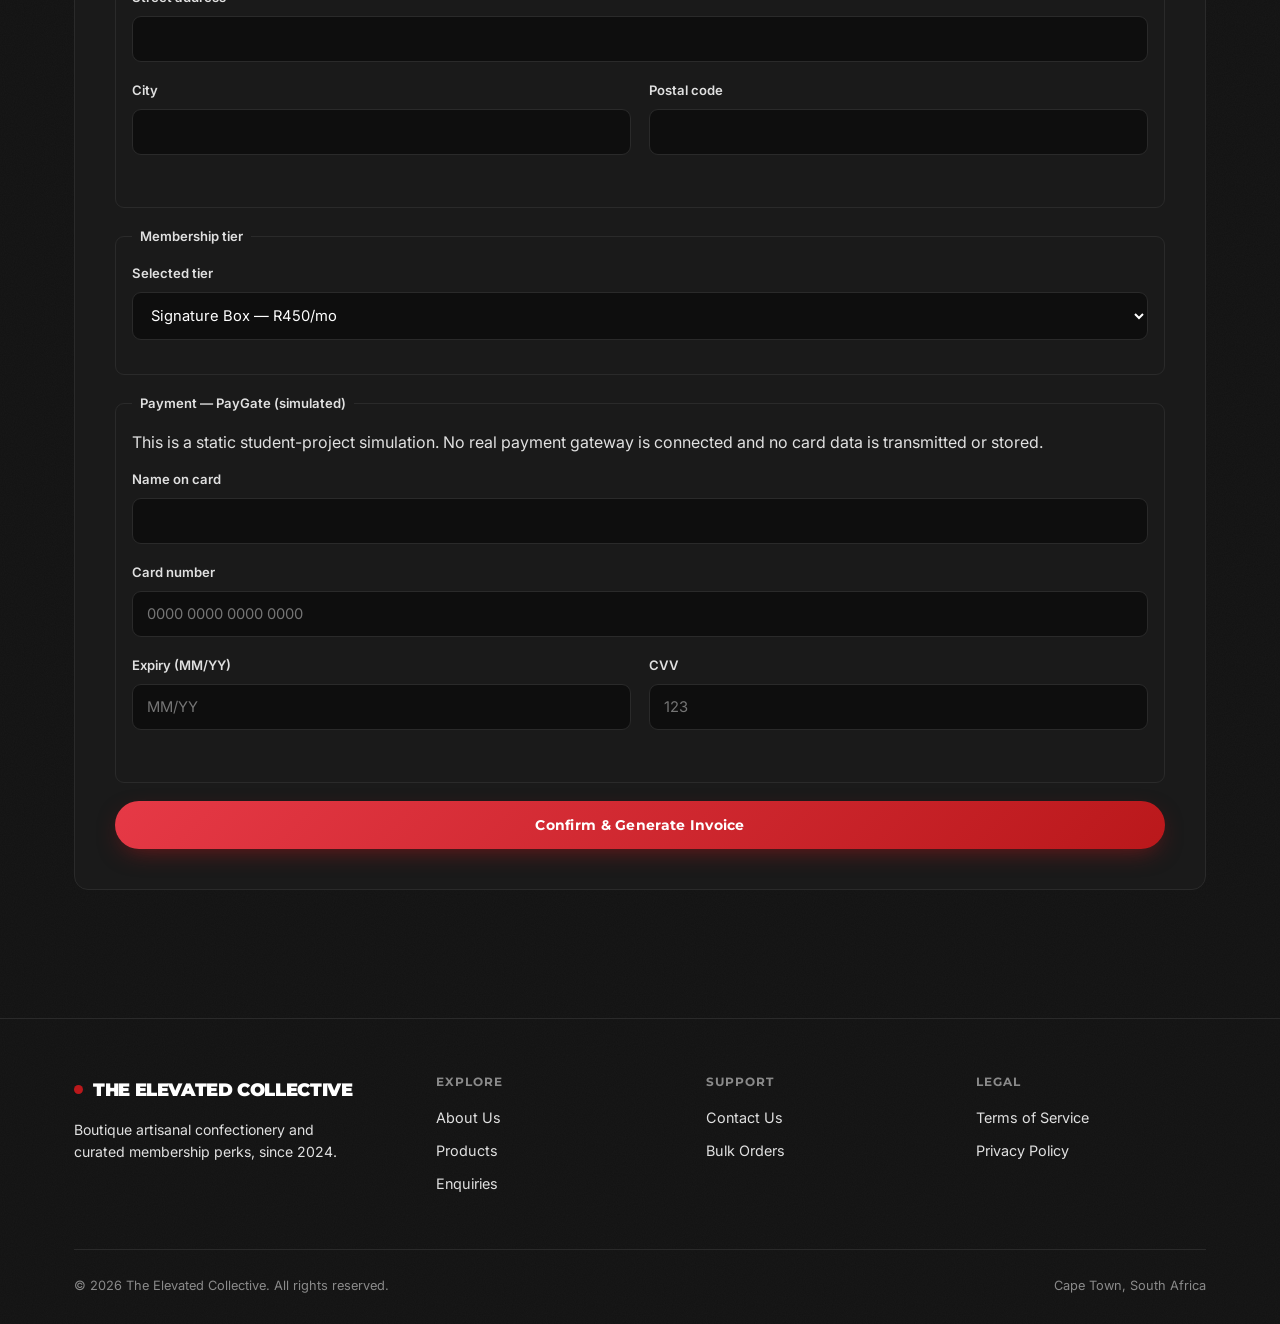
<file: Products.html>
<!DOCTYPE html>
<html lang="en">
<head>
<meta charset="UTF-8">
<meta name="viewport" content="width=device-width, initial-scale=1.0">
<title>Products & Membership — The Elevated Collective</title>
<link rel="stylesheet" href="css/style.css">
</head>
<body>

<header class="site-header">
  <nav class="nav">
    <a href="index.html" class="logo"><span class="dot"></span>THE ELEVATED COLLECTIVE</a>
    <ul class="nav-links">
      <li><a href="index.html">Home</a></li>
      <li><a href="about.html">About Us</a></li>
      <li><a href="products.html" class="active">Products</a></li>
      <li><a href="enquiry.html">Enquiries</a></li>
      <li><a href="contact.html">Contact</a></li>
    </ul>
    <div class="nav-cta">
      <a href="#checkout-anchor" class="btn btn-primary">Join the Club</a>
      <button class="nav-toggle" aria-label="Toggle menu" aria-expanded="false">☰</button>
    </div>
  </nav>
</header>

<main>
  <section class="hero" style="padding-bottom: 50px;">
    <div class="container">
      <p class="eyebrow">Single Treats &amp; Membership</p>
      <h1 style="max-width: 22ch;">Order once, or let us <span class="accent">sort you out monthly.</span></h1>
      <p class="lead">Browse single items below, or scroll down to join the Members Club and check out in three simple steps.</p>
    </div>
  </section>

  <!-- Single item catalog -->
  <section style="padding-top: 0;">
    <div class="container">
      <div class="section-head">
        <p class="eyebrow">Catalog</p>
        <h2>Single Items</h2>
      </div>

      <div class="product-tabs">
        <button class="tab-btn active" data-filter="all">All</button>
        <button class="tab-btn" data-filter="chocolate">Chocolate</button>
        <button class="tab-btn" data-filter="macaron">Macarons</button>
        <button class="tab-btn" data-filter="pastry">Pastry</button>
      </div>

      <div class="product-grid">
        <article class="product-card" data-category="chocolate">
          <div class="product-media" style="background: linear-gradient(135deg, #2D6A4F, #163627);">
            <span class="badge-tag">Bestseller</span>
            <img src="images/images/products/midnight.truffle.jpg" alt="Midnight Truffle Box">
          </div>
          <div class="product-body">
            <h3>Midnight Truffle Box</h3>
            <p class="desc">12-piece dark chocolate truffles, sea salt caramel centres.</p>
            <div class="product-footer">
              <span class="price">R185</span>
              <button class="btn btn-ghost" onclick="showToast('Added to cart (demo)')">Add</button>
            </div>
          </div>
        </article>

        <article class="product-card" data-category="macaron">
          <div class="product-media" style="background: linear-gradient(135deg, #BA181B, #5c0c0e);">
            <img src="images/images/products/rubymaracronset.jpg" alt="Ruby Macaron Set">
          </div>
          <div class="product-body">
            <h3>Ruby Macaron Set</h3>
            <p class="desc">12 hand-piped macarons, rotating seasonal flavours.</p>
            <div class="product-footer">
              <span class="price">R220</span>
              <button class="btn btn-ghost" onclick="showToast('Added to cart (demo)')">Add</button>
            </div>
          </div>
        </article>

        <article class="product-card" data-category="pastry">
          <div class="product-media" style="background: linear-gradient(135deg, #3E9970, #121212);">
            <img src="images/images/products/goldencroissantduo.jpg" alt="Golden Croissant Duo">
          </div>
          <div class="product-body">
            <h3>Golden Croissant Duo</h3>
            <p class="desc">Butter croissants, almond and dark choc filling.</p>
            <div class="product-footer">
              <span class="price">R95</span>
              <button class="btn btn-ghost" onclick="showToast('Added to cart (demo)')">Add</button>
            </div>
          </div>
        </article>

        <article class="product-card" data-category="chocolate">
          <div class="product-media" style="background: linear-gradient(135deg, #163627, #BA181B);">
            <img src="images/images/products/RubyCacaoBark.jpg" alt="Ruby Cacao Bark">
          </div>
          <div class="product-body">
            <h3>Ruby Cacao Bark</h3>
            <p class="desc">Hand-broken bark with pistachio and rose petal.</p>
            <div class="product-footer">
              <span class="price">R110</span>
              <button class="btn btn-ghost" onclick="showToast('Added to cart (demo)')">Add</button>
            </div>
          </div>
        </article>

        <article class="product-card" data-category="macaron">
          <div class="product-media" style="background: linear-gradient(135deg, #2D6A4F, #BA181B);">
            <img src="images/images/products/pastelsixpack.jpg" alt="Pastel Six-Pack">
          </div>
          <div class="product-body">
            <h3>Pastel Six-Pack</h3>
            <p class="desc">A lighter set — perfect for gifting or sampling.</p>
            <div class="product-footer">
              <span class="price">R125</span>
              <button class="btn btn-ghost" onclick="showToast('Added to cart (demo)')">Add</button>
            </div>
          </div>
        </article>

        <article class="product-card" data-category="pastry">
          <div class="product-media" style="background: linear-gradient(135deg, #121212, #2D6A4F);">
            <img src="images/images/products/SundayDanishSet.jpg" alt="Sunday Danish Set">
          </div>
          <div class="product-body">
            <h3>Sunday Danish Set</h3>
            <p class="desc">Four seasonal Danishes, baked fresh each morning.</p>
            <div class="product-footer">
              <span class="price">R140</span>
              <button class="btn btn-ghost" onclick="showToast('Added to cart (demo)')">Add</button>
            </div>
          </div>
        </article>
      </div>
    </div>
  </section>

  <!-- Membership tiers -->
  <section>
    <div class="container">
      <div class="section-head text-center" style="margin-left:auto; margin-right:auto;">
        <p class="eyebrow" style="justify-content:center;">Members Club</p>
        <h2>Pick your tier</h2>
        <p>Cancel anytime. Every tier includes free delivery and early access to seasonal drops.</p>
      </div>

      <div class="tier-grid">
        <div class="tier-card" data-tier-card="starter">
          <div class="tier-seal">STARTER</div>
          <h3>Starter Box</h3>
          <div class="tier-price">R250<span>/mo</span></div>
          <ul class="tier-list">
            <li>1 curated box monthly</li>
            <li>Standard flavour rotation</li>
            <li>Free delivery</li>
          </ul>
          <button type="button" class="btn btn-secondary btn-block" data-select-tier="starter">Select Starter</button>
        </div>

        <div class="tier-card featured selected" data-tier-card="signature">
          <span class="badge-tag" style="position:static; display:inline-flex; margin-bottom:14px;">Most Popular</span>
          <div class="tier-seal">SIGNATURE</div>
          <h3>Signature Box</h3>
          <div class="tier-price">R450<span>/mo</span></div>
          <ul class="tier-list">
            <li>Full curated selection</li>
            <li>Early access to drops</li>
            <li>Free delivery + priority support</li>
          </ul>
          <button type="button" class="btn btn-primary btn-block" data-select-tier="signature">Select Signature</button>
        </div>

        <div class="tier-card" data-tier-card="elevated">
          <div class="tier-seal">ELEVATED</div>
          <h3>Elevated Box</h3>
          <div class="tier-price">R720<span>/mo</span></div>
          <ul class="tier-list">
            <li>Double-size curated box</li>
            <li>Exclusive limited flavours</li>
            <li>Free delivery + gift add-ons</li>
          </ul>
          <button type="button" class="btn btn-secondary btn-block" data-select-tier="elevated">Select Elevated</button>
        </div>
      </div>
    </div>
  </section>

  <!-- Checkout / sign-up form -->
  <section id="checkout-anchor">
    <div class="container">
      <div class="section-head">
        <p class="eyebrow">Step 1 of 1</p>
        <h2>Complete your membership sign-up</h2>
        <p>Enter your details below — your invoice generates instantly after submission.</p>
      </div>

      <div class="form-shell">
        <form id="checkout-form" novalidate>

          <fieldset>
            <legend>Your details</legend>
            <div class="form-row">
              <div class="field">
                <label for="fullname">Full name</label>
                <input type="text" id="fullname" name="fullname" required>
                <span class="error-msg">Please enter your full name.</span>
              </div>
              <div class="field">
                <label for="email">Email address</label>
                <input type="email" id="email" name="email" required>
                <span class="error-msg">Please enter a valid email address.</span>
              </div>
            </div>
          </fieldset>

          <fieldset>
            <legend>Delivery address</legend>
            <div class="field">
              <label for="address">Street address</label>
              <input type="text" id="address" name="address" required>
              <span class="error-msg">Please enter your street address.</span>
            </div>
            <div class="form-row">
              <div class="field">
                <label for="city">City</label>
                <input type="text" id="city" name="city" required>
                <span class="error-msg">Please enter your city.</span>
              </div>
              <div class="field">
                <label for="postcode">Postal code</label>
                <input type="text" id="postcode" name="postcode" required>
                <span class="error-msg">Please enter your postal code.</span>
              </div>
            </div>
          </fieldset>

          <fieldset>
            <legend>Membership tier</legend>
            <div class="field">
              <label for="tier">Selected tier</label>
              <select id="tier" name="tier" required>
                <option value="starter">Starter Box — R250/mo</option>
                <option value="signature" selected>Signature Box — R450/mo</option>
                <option value="elevated">Elevated Box — R720/mo</option>
              </select>
            </div>
          </fieldset>

          <fieldset>
            <legend>Payment — PayGate (simulated)</legend>
            <p class="hint" style="margin-bottom:14px;">This is a static student-project simulation. No real payment gateway is connected and no card data is transmitted or stored.</p>
            <div class="field">
              <label for="cardname">Name on card</label>
              <input type="text" id="cardname" name="cardname" required>
              <span class="error-msg">Please enter the name on your card.</span>
            </div>
            <div class="field">
              <label for="card">Card number</label>
              <input type="text" id="card" name="card" data-type="card" placeholder="0000 0000 0000 0000" required>
              <span class="error-msg">Please enter a valid card number.</span>
            </div>
            <div class="form-row">
              <div class="field">
                <label for="expiry">Expiry (MM/YY)</label>
                <input type="text" id="expiry" name="expiry" data-type="expiry" placeholder="MM/YY" required>
                <span class="error-msg">Please enter a valid expiry date.</span>
              </div>
              <div class="field">
                <label for="cvv">CVV</label>
                <input type="text" id="cvv" name="cvv" data-type="cvv" placeholder="123" required>
                <span class="error-msg">Please enter a valid CVV.</span>
              </div>
            </div>
          </fieldset>

          <button type="submit" class="btn btn-primary btn-block">Confirm &amp; Generate Invoice</button>
        </form>
      </div>

      <!-- Static invoice, populated via JS on submit -->
      <div class="invoice-box mt-40" id="invoice-box">
        <div class="invoice-head">
          <div>
            <div class="logo" style="margin-bottom:10px;"><span class="dot"></span>THE ELEVATED COLLECTIVE</div>
            <p style="font-size:0.85rem; color:var(--gray-dim);">Invoice Ref: <strong id="inv-ref" style="color:var(--white);"></strong></p>
            <p style="font-size:0.85rem; color:var(--gray-dim);">Date: <span id="inv-date"></span></p>
          </div>
          <span class="invoice-status"><span class="dot-pulse"></span>Payment Simulated</span>
        </div>

        <div class="two-col" style="margin-bottom:24px;">
          <div>
            <h4 style="font-size:0.78rem; letter-spacing:0.08em; text-transform:uppercase; color:var(--gray-dim); margin-bottom:10px;">Billed To</h4>
            <p id="inv-name" style="color:var(--white); font-weight:600;"></p>
            <p id="inv-email" style="font-size:0.88rem;"></p>
            <p id="inv-address" style="font-size:0.88rem;"></p>
          </div>
          <div>
            <h4 style="font-size:0.78rem; letter-spacing:0.08em; text-transform:uppercase; color:var(--gray-dim); margin-bottom:10px;">Payment Method</h4>
            <p style="font-size:0.88rem;">Card ending: <span id="inv-card"></span></p>
            <p style="font-size:0.88rem;">Processor: PayGate (simulated)</p>
          </div>
        </div>

        <table class="invoice-table">
          <thead>
            <tr><th>Description</th><th>Billing</th><th style="text-align:right;">Amount</th></tr>
          </thead>
          <tbody>
            <tr>
              <td id="inv-tier"></td>
              <td>Monthly</td>
              <td style="text-align:right;" id="inv-subtotal-row"></td>
            </tr>
          </tbody>
        </table>

        <div class="invoice-totals">
          <div class="row"><span>Subtotal</span><span id="inv-subtotal"></span></div>
          <div class="row"><span>VAT (15%)</span><span id="inv-vat"></span></div>
          <div class="row total"><span>Total</span><span id="inv-total"></span></div>
        </div>

        <div class="paygate-strip">
          <span class="paygate-logo">Pay<span>Gate</span></span>
          <span>Transaction simulated for demonstration purposes only — no live payment processed.</span>
        </div>
      </div>
    </div>
  </section>
</main>

<footer class="site-footer">
  <div class="container">
    <div class="footer-grid">
      <div>
        <div class="logo" style="margin-bottom:14px;"><span class="dot"></span>THE ELEVATED COLLECTIVE</div>
        <p style="max-width:32ch; font-size:0.88rem;">Boutique artisanal confectionery and curated membership perks, since 2024.</p>
      </div>
      <div>
        <h4>Explore</h4>
        <ul>
          <li><a href="about.html">About Us</a></li>
          <li><a href="products.html">Products</a></li>
          <li><a href="enquiry.html">Enquiries</a></li>
        </ul>
      </div>
      <div>
        <h4>Support</h4>
        <ul>
          <li><a href="contact.html">Contact Us</a></li>
          <li><a href="enquiry.html">Bulk Orders</a></li>
        </ul>
      </div>
      <div>
        <h4>Legal</h4>
        <ul>
          <li><a href="#">Terms of Service</a></li>
          <li><a href="#">Privacy Policy</a></li>
        </ul>
      </div>
    </div>
    <div class="footer-bottom">
      <span>© 2026 The Elevated Collective. All rights reserved.</span>
      <span>Cape Town, South Africa</span>
    </div>
  </div>
</footer>

<script src="js/main.js"></script>
<script>
  document.addEventListener('DOMContentLoaded', () => {
    const tierSelect = document.getElementById('tier');
    const tierCards = document.querySelectorAll('[data-tier-card]');

    document.querySelectorAll('[data-select-tier]').forEach((button) => {
      button.addEventListener('click', () => {
        const selectedTier = button.dataset.selectTier;

        tierSelect.value = selectedTier;
        tierCards.forEach((card) => {
          const isSelected = card.dataset.tierCard === selectedTier;
          card.classList.toggle('selected', isSelected);
          card.querySelector('[data-select-tier]').classList.toggle('btn-primary', isSelected);
          card.querySelector('[data-select-tier]').classList.toggle('btn-secondary', !isSelected);
        });
      });
    });
  });
</script>
</body>
</html>
</file>
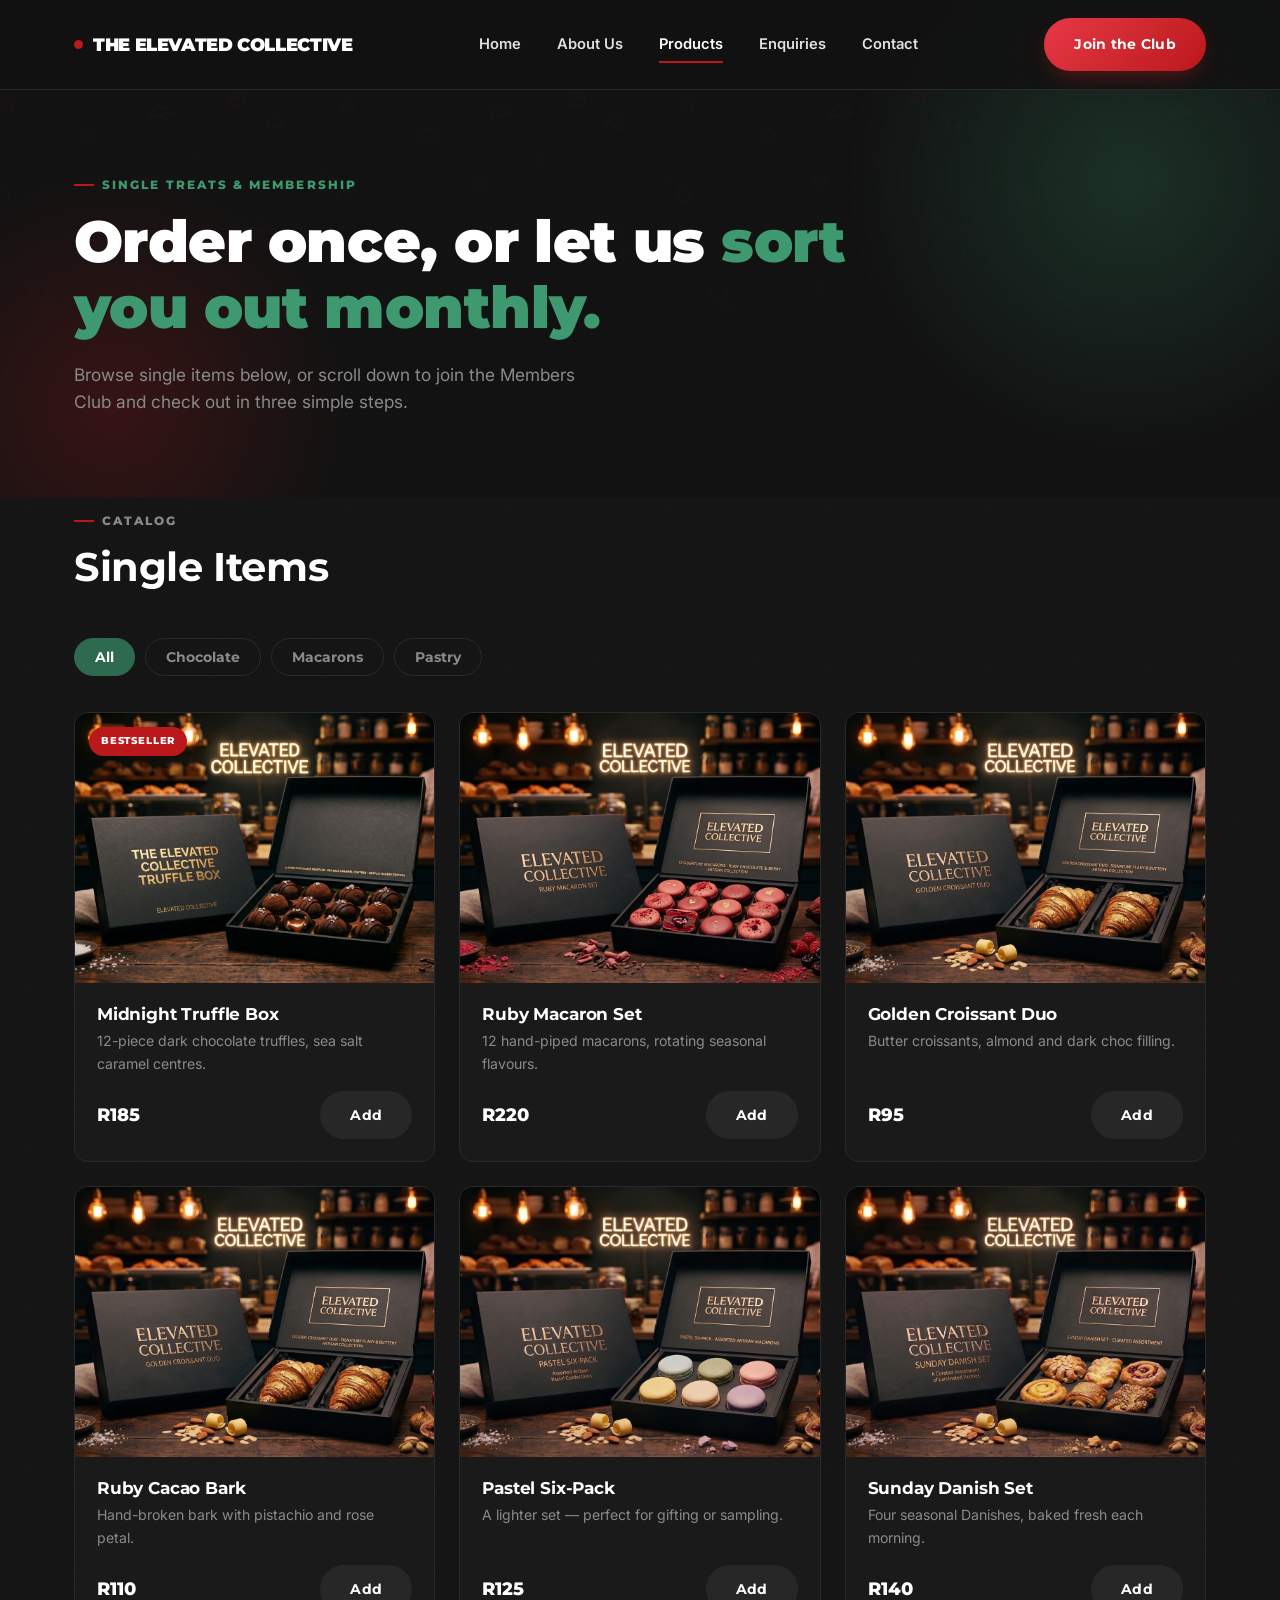
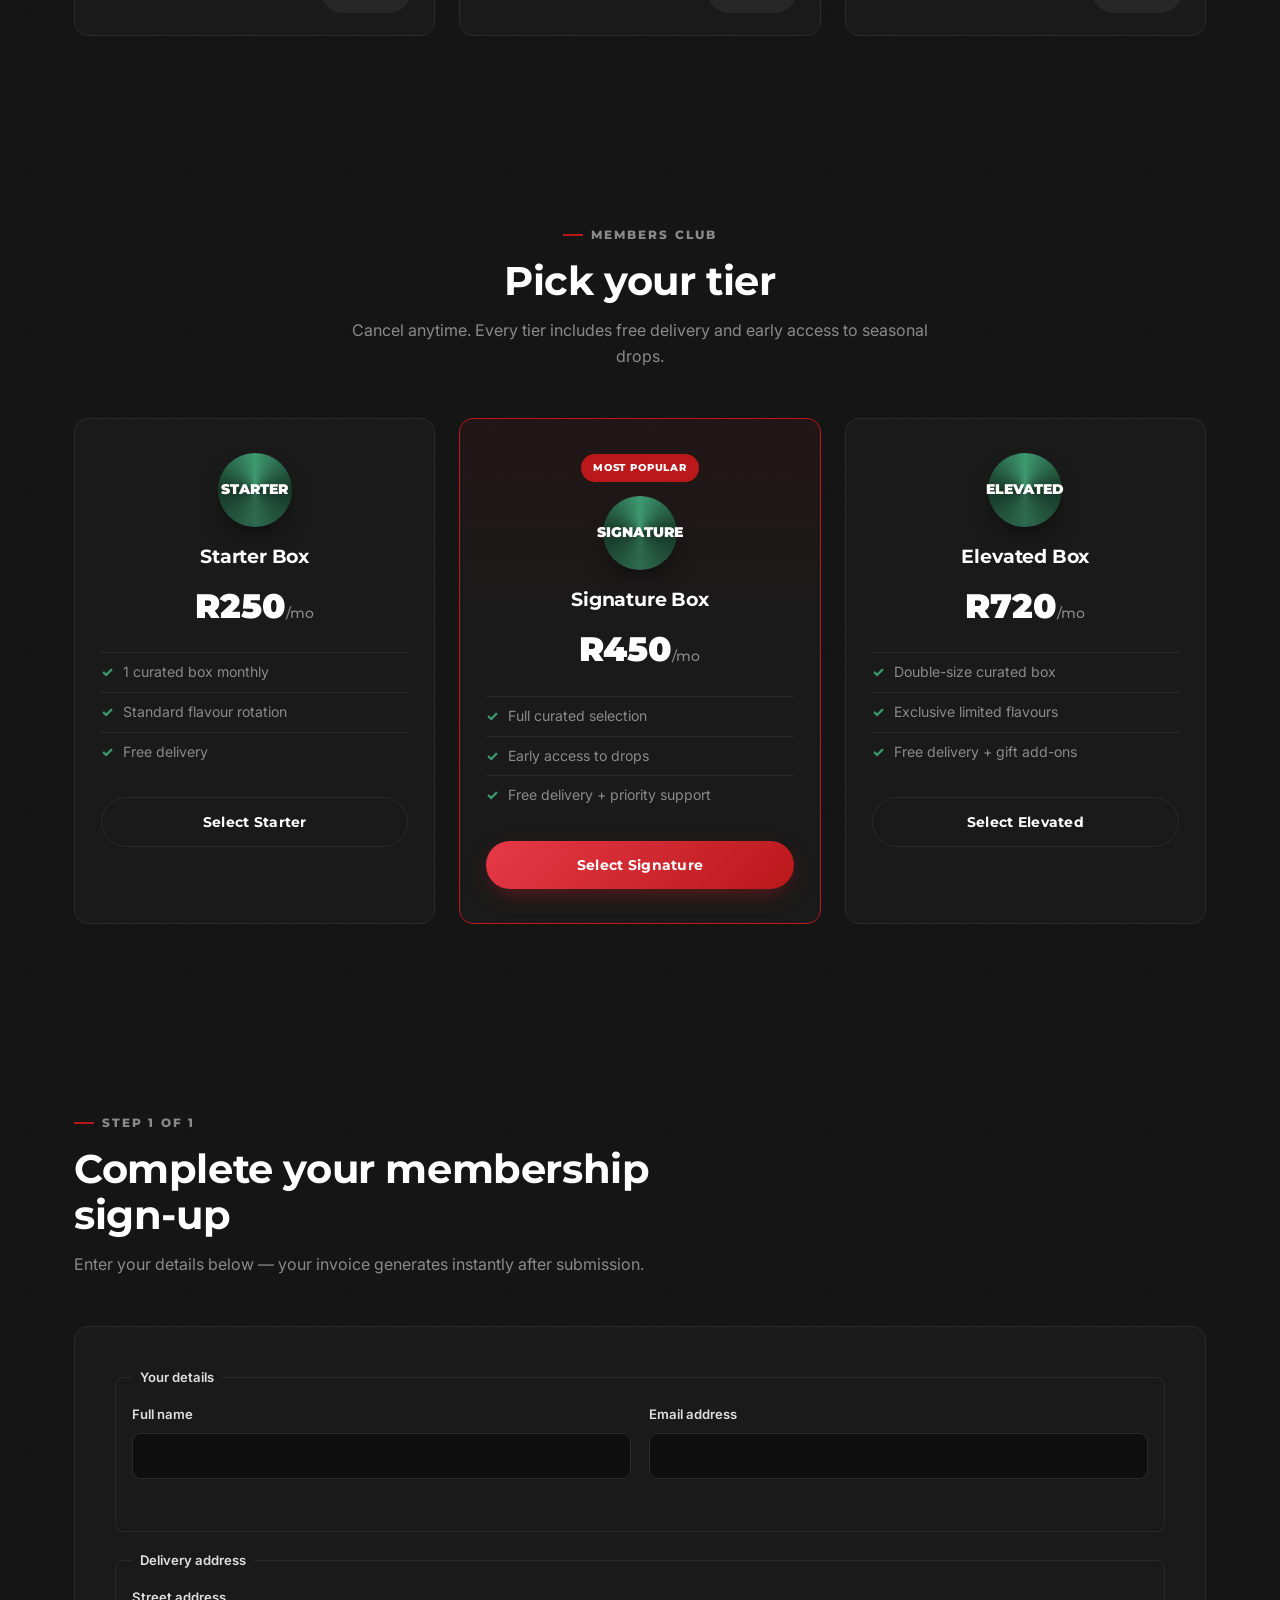
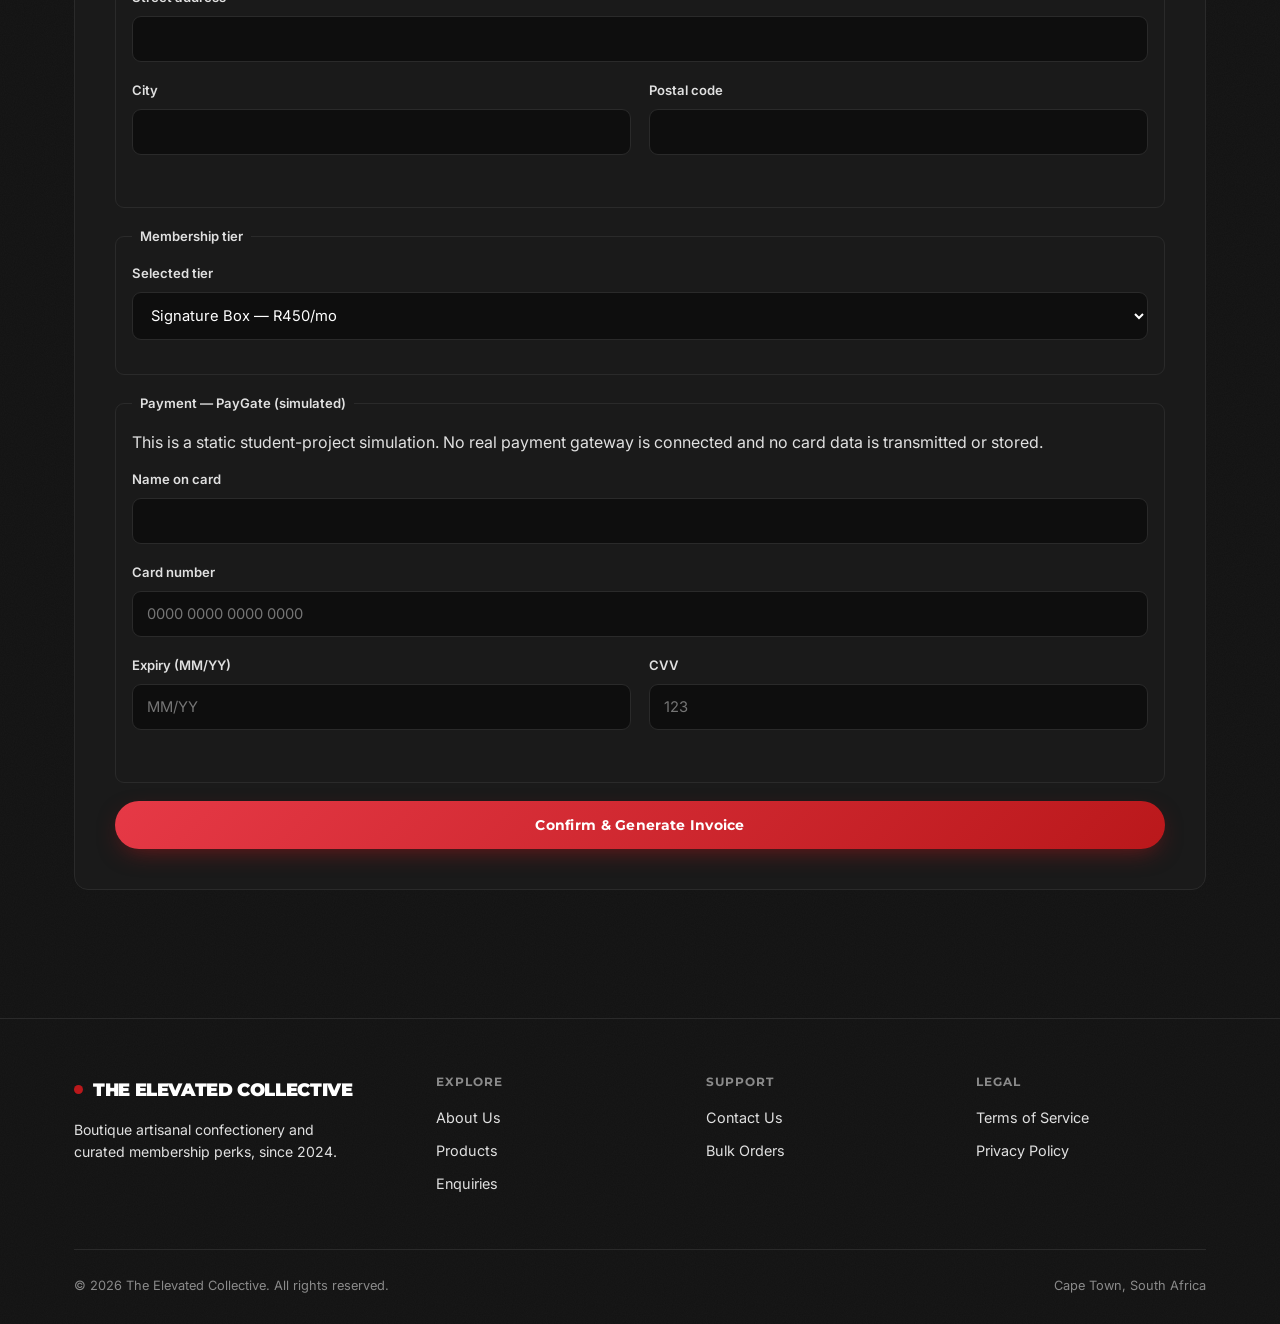
<file: products.html>
<!DOCTYPE html>
<html lang="en">
<head>
<meta charset="UTF-8">
<meta name="viewport" content="width=device-width, initial-scale=1.0">
<title>Products & Membership — The Elevated Collective</title>

<!-- SEO Meta Tags -->
<meta name="description" content="Browse our catalog of artisanal chocolates, macarons, and pastries, or join The Elevated Collective Members Club for monthly curated boxes.">
<meta name="keywords" content="artisanal chocolates, macarons, pastry delivery, members club, sweet treats Cape Town, boutique bakery">

<!-- Google Fonts for Montserrat & Inter -->
<link rel="preconnect" href="https://fonts.googleapis.com">
<link rel="preconnect" href="https://fonts.gstatic.com" crossorigin>
<link href="https://fonts.googleapis.com/css2?family=Inter:wght@300;400;500;600;700&family=Montserrat:ital,wght@0,400;0,500;0,600;0,700;1,400;1,500;1,600;1,700&display=swap" rel="stylesheet">

<link rel="stylesheet" href="css/style.css">
</head>
<body>

<header class="site-header">
  <nav class="nav">
    <a href="index.html" class="logo"><span class="dot"></span>THE ELEVATED COLLECTIVE</a>
    <ul class="nav-links">
      <li><a href="index.html">Home</a></li>
      <li><a href="about.html">About Us</a></li>
      <li><a href="products.html" class="active">Products</a></li>
      <li><a href="enquiry.html">Enquiries</a></li>
      <li><a href="contact.html">Contact</a></li>
    </ul>
    <div class="nav-cta">
      <a href="#checkout-anchor" class="btn btn-primary">Join the Club</a>
      <button class="nav-toggle" aria-label="Toggle menu" aria-expanded="false">☰</button>
    </div>
  </nav>
</header>

<main>
  <section class="hero" style="padding-bottom: 50px;">
    <div class="container">
      <p class="eyebrow">Single Treats &amp; Membership</p>
      <h1 style="max-width: 22ch;">Order once, or let us <span class="accent">sort you out monthly.</span></h1>
      <p class="lead">Browse single items below, or scroll down to join the Members Club and check out in three simple steps.</p>
    </div>
  </section>

  <!-- Single item catalog -->
  <section style="padding-top: 0;">
    <div class="container">
      <div class="section-head">
        <p class="eyebrow">Catalog</p>
        <h2>Single Items</h2>
      </div>

      <div class="product-tabs">
        <button class="tab-btn active" data-filter="all">All</button>
        <button class="tab-btn" data-filter="chocolate">Chocolate</button>
        <button class="tab-btn" data-filter="macaron">Macarons</button>
        <button class="tab-btn" data-filter="pastry">Pastry</button>
      </div>

      <div class="product-grid">
        <article class="product-card" data-category="chocolate">
          <div class="product-media" style="background: linear-gradient(135deg, #2D6A4F, #163627);">
            <span class="badge-tag">Bestseller</span>
            <img src="images/images/products/midnight.truffle.jpg" alt="Midnight Truffle Box">
          </div>
          <div class="product-body">
            <h3>Midnight Truffle Box</h3>
            <p class="desc">12-piece dark chocolate truffles, sea salt caramel centres.</p>
            <div class="product-footer">
              <span class="price">R185</span>
              <button class="btn btn-ghost" onclick="alert('Added to cart (demo)')">Add</button>
            </div>
          </div>
        </article>

        <article class="product-card" data-category="macaron">
          <div class="product-media" style="background: linear-gradient(135deg, #BA181B, #5c0c0e);">
            <img src="images/images/products/rubymaracronset.jpg" alt="Ruby Macaron Set">
          </div>
          <div class="product-body">
            <h3>Ruby Macaron Set</h3>
            <p class="desc">12 hand-piped macarons, rotating seasonal flavours.</p>
            <div class="product-footer">
              <span class="price">R220</span>
              <button class="btn btn-ghost" onclick="alert('Added to cart (demo)')">Add</button>
            </div>
          </div>
        </article>

        <article class="product-card" data-category="pastry">
          <div class="product-media" style="background: linear-gradient(135deg, #3E9970, #121212);">
            <img src="images/images/products/goldencroissantduo.jpg" alt="Golden Croissant Duo">
          </div>
          <div class="product-body">
            <h3>Golden Croissant Duo</h3>
            <p class="desc">Butter croissants, almond and dark choc filling.</p>
            <div class="product-footer">
              <span class="price">R95</span>
              <button class="btn btn-ghost" onclick="alert('Added to cart (demo)')">Add</button>
            </div>
          </div>
        </article>

        <article class="product-card" data-category="chocolate">
          <div class="product-media" style="background: linear-gradient(135deg, #163627, #BA181B);">
            <img src="images/images/products/RubyCacaoBark.jpg" alt="Ruby Cacao Bark">
          </div>
          <div class="product-body">
            <h3>Ruby Cacao Bark</h3>
            <p class="desc">Hand-broken bark with pistachio and rose petal.</p>
            <div class="product-footer">
              <span class="price">R110</span>
              <button class="btn btn-ghost" onclick="alert('Added to cart (demo)')">Add</button>
            </div>
          </div>
        </article>

        <article class="product-card" data-category="macaron">
          <div class="product-media" style="background: linear-gradient(135deg, #2D6A4F, #BA181B);">
            <img src="images/images/products/pastelsixpack.jpg" alt="Pastel Six-Pack">
          </div>
          <div class="product-body">
            <h3>Pastel Six-Pack</h3>
            <p class="desc">A lighter set — perfect for gifting or sampling.</p>
            <div class="product-footer">
              <span class="price">R125</span>
              <button class="btn btn-ghost" onclick="alert('Added to cart (demo)')">Add</button>
            </div>
          </div>
        </article>

        <article class="product-card" data-category="pastry">
          <div class="product-media" style="background: linear-gradient(135deg, #121212, #2D6A4F);">
            <img src="images/images/products/SundayDanishSet.jpg" alt="Sunday Danish Set">
          </div>
          <div class="product-body">
            <h3>Sunday Danish Set</h3>
            <p class="desc">Four seasonal Danishes, baked fresh each morning.</p>
            <div class="product-footer">
              <span class="price">R140</span>
              <button class="btn btn-ghost" onclick="alert('Added to cart (demo)')">Add</button>
            </div>
          </div>
        </article>
      </div>
    </div>
  </section>

  <!-- Membership tiers -->
  <section>
    <div class="container">
      <div class="section-head text-center" style="margin-left:auto; margin-right:auto;">
        <p class="eyebrow" style="justify-content:center;">Members Club</p>
        <h2>Pick your tier</h2>
        <p>Cancel anytime. Every tier includes free delivery and early access to seasonal drops.</p>
      </div>

      <div class="tier-grid">
        <div class="tier-card" data-tier-card="starter">
          <div class="tier-seal">STARTER</div>
          <h3>Starter Box</h3>
          <div class="tier-price">R250<span>/mo</span></div>
          <ul class="tier-list">
            <li>1 curated box monthly</li>
            <li>Standard flavour rotation</li>
            <li>Free delivery</li>
          </ul>
          <button type="button" class="btn btn-secondary btn-block" data-select-tier="starter">Select Starter</button>
        </div>

        <div class="tier-card featured selected" data-tier-card="signature">
          <span class="badge-tag" style="position:static; display:inline-flex; margin-bottom:14px;">Most Popular</span>
          <div class="tier-seal">SIGNATURE</div>
          <h3>Signature Box</h3>
          <div class="tier-price">R450<span>/mo</span></div>
          <ul class="tier-list">
            <li>Full curated selection</li>
            <li>Early access to drops</li>
            <li>Free delivery + priority support</li>
          </ul>
          <button type="button" class="btn btn-primary btn-block" data-select-tier="signature">Select Signature</button>
        </div>

        <div class="tier-card" data-tier-card="elevated">
          <div class="tier-seal">ELEVATED</div>
          <h3>Elevated Box</h3>
          <div class="tier-price">R720<span>/mo</span></div>
          <ul class="tier-list">
            <li>Double-size curated box</li>
            <li>Exclusive limited flavours</li>
            <li>Free delivery + gift add-ons</li>
          </ul>
          <button type="button" class="btn btn-secondary btn-block" data-select-tier="elevated">Select Elevated</button>
        </div>
      </div>
    </div>
  </section>

  <!-- Checkout / sign-up form -->
  <section id="checkout-anchor">
    <div class="container">
      <div class="section-head">
        <p class="eyebrow">Step 1 of 1</p>
        <h2>Complete your membership sign-up</h2>
        <p>Enter your details below — your invoice generates instantly after submission.</p>
      </div>

      <div class="form-shell">
        <form id="checkout-form" novalidate>
          <fieldset>
            <legend>Your details</legend>
            <div class="form-row">
              <div class="field">
                <label for="fullname">Full name</label>
                <input type="text" id="fullname" name="fullname" required>
                <span class="error-msg">Please enter your full name.</span>
              </div>
              <div class="field">
                <label for="email">Email address</label>
                <input type="email" id="email" name="email" required>
                <span class="error-msg">Please enter a valid email address.</span>
              </div>
            </div>
          </fieldset>

          <fieldset>
            <legend>Delivery address</legend>
            <div class="field">
              <label for="address">Street address</label>
              <input type="text" id="address" name="address" required>
              <span class="error-msg">Please enter your street address.</span>
            </div>
            <div class="form-row">
              <div class="field">
                <label for="city">City</label>
                <input type="text" id="city" name="city" required>
                <span class="error-msg">Please enter your city.</span>
              </div>
              <div class="field">
                <label for="postcode">Postal code</label>
                <input type="text" id="postcode" name="postcode" required>
                <span class="error-msg">Please enter your postal code.</span>
              </div>
            </div>
          </fieldset>

          <fieldset>
            <legend>Membership tier</legend>
            <div class="field">
              <label for="tier">Selected tier</label>
              <select id="tier" name="tier" required>
                <option value="starter">Starter Box — R250/mo</option>
                <option value="signature" selected>Signature Box — R450/mo</option>
                <option value="elevated">Elevated Box — R720/mo</option>
              </select>
            </div>
          </fieldset>

          <fieldset>
            <legend>Payment — PayGate (simulated)</legend>
            <p class="hint" style="margin-bottom:14px;">This is a static student-project simulation. No real payment gateway is connected and no card data is transmitted or stored.</p>
            <div class="field">
              <label for="cardname">Name on card</label>
              <input type="text" id="cardname" name="cardname" required>
              <span class="error-msg">Please enter the name on your card.</span>
            </div>
            <div class="field">
              <label for="card">Card number</label>
              <input type="text" id="card" name="card" data-type="card" placeholder="0000 0000 0000 0000" required>
              <span class="error-msg">Please enter a valid card number.</span>
            </div>
            <div class="form-row">
              <div class="field">
                <label for="expiry">Expiry (MM/YY)</label>
                <input type="text" id="expiry" name="expiry" data-type="expiry" placeholder="MM/YY" required>
                <span class="error-msg">Please enter a valid expiry date.</span>
              </div>
              <div class="field">
                <label for="cvv">CVV</label>
                <input type="text" id="cvv" name="cvv" data-type="cvv" placeholder="123" required>
                <span class="error-msg">Please enter a valid CVV.</span>
              </div>
            </div>
          </fieldset>

          <button type="submit" class="btn btn-primary btn-block">Confirm &amp; Generate Invoice</button>
        </form>
      </div>

      <!-- Static invoice, populated via JS on submit -->
      <div class="invoice-box mt-40" id="invoice-box">
        <div class="invoice-head">
          <div>
            <div class="logo" style="margin-bottom:10px;"><span class="dot"></span>THE ELEVATED COLLECTIVE</div>
            <p style="font-size:0.85rem; color:var(--gray-dim);">Invoice Ref: <strong id="inv-ref" style="color:var(--white);"></strong></p>
            <p style="font-size:0.85rem; color:var(--gray-dim);">Date: <span id="inv-date"></span></p>
          </div>
          <span class="invoice-status"><span class="dot-pulse"></span>Payment Simulated</span>
        </div>

        <div class="two-col" style="margin-bottom:24px;">
          <div>
            <h4 style="font-size:0.78rem; letter-spacing:0.08em; text-transform:uppercase; color:var(--gray-dim); margin-bottom:10px;">Billed To</h4>
            <p id="inv-name" style="color:var(--white); font-weight:600;"></p>
            <p id="inv-email" style="font-size:0.88rem;"></p>
            <p id="inv-address" style="font-size:0.88rem;"></p>
          </div>
          <div>
            <h4 style="font-size:0.78rem; letter-spacing:0.08em; text-transform:uppercase; color:var(--gray-dim); margin-bottom:10px;">Payment Method</h4>
            <p style="font-size:0.88rem;">Card ending: <span id="inv-card"></span></p>
            <p style="font-size:0.88rem;">Processor: PayGate (simulated)</p>
          </div>
        </div>

        <table class="invoice-table">
          <thead>
            <tr><th>Description</th><th>Billing</th><th style="text-align:right;">Amount</th></tr>
          </thead>
          <tbody>
            <tr>
              <td id="inv-tier"></td>
              <td>Monthly</td>
              <td style="text-align:right;" id="inv-subtotal-row"></td>
            </tr>
          </tbody>
        </table>

        <div class="invoice-totals">
          <div class="row"><span>Subtotal</span><span id="inv-subtotal"></span></div>
          <div class="row"><span>VAT (15%)</span><span id="inv-vat"></span></div>
          <div class="row total"><span>Total</span><span id="inv-total"></span></div>
        </div>

        <div class="paygate-strip">
          <span class="paygate-logo">Pay<span>Gate</span></span>
          <span>Transaction simulated for demonstration purposes only — no live payment processed.</span>
        </div>
      </div>
    </div>
  </section>
</main>

<footer class="site-footer">
  <div class="container">
    <div class="footer-grid">
      <div>
        <div class="logo" style="margin-bottom:14px;"><span class="dot"></span>THE ELEVATED COLLECTIVE</div>
        <p style="max-width:32ch; font-size:0.88rem;">Boutique artisanal confectionery and curated membership perks, since 2024.</p>
      </div>
      <div>
        <h4>Explore</h4>
        <ul>
          <li><a href="about.html">About Us</a></li>
          <li><a href="products.html">Products</a></li>
          <li><a href="enquiry.html">Enquiries</a></li>
        </ul>
      </div>
      <div>
        <h4>Support</h4>
        <ul>
          <li><a href="contact.html">Contact Us</a></li>
          <li><a href="enquiry.html">Bulk Orders</a></li>
        </ul>
      </div>
      <div>
        <h4>Legal</h4>
        <ul>
          <li><a href="#">Terms of Service</a></li>
          <li><a href="#">Privacy Policy</a></li>
        </ul>
      </div>
    </div>
    <div class="footer-bottom">
      <span>© 2026 The Elevated Collective. All rights reserved.</span>
      <span>Cape Town, South Africa</span>
    </div>
  </div>
</footer>

<script>
  document.addEventListener('DOMContentLoaded', () => {
    const tierSelect = document.getElementById('tier');
    const tierCards = document.querySelectorAll('[data-tier-card]');

    document.querySelectorAll('[data-select-tier]').forEach((button) => {
      button.addEventListener('click', () => {
        const selectedTier = button.dataset.selectTier;

        tierSelect.value = selectedTier;
        tierCards.forEach((card) => {
          const isSelected = card.dataset.tierCard === selectedTier;
          card.classList.toggle('selected', isSelected);
          card.querySelector('[data-select-tier]').classList.toggle('btn-primary', isSelected);
          card.querySelector('[data-select-tier]').classList.toggle('btn-secondary', !isSelected);
        });
      });
    });
  });
</script>
<script src="js/main.js"></script>
</body>
</html>
</file>
<file: css/style.css>
/* ============================================
   THE ELEVATED COLLECTIVE — Design Tokens
   Primary: Leaf/Forest Green #2D6A4F
   Secondary: Ruby Red #BA181B
   Background: Dark Charcoal #121212
   Text: White #FFFFFF / Light Gray #E0E0E0
   Headings: Montserrat / Body: Inter
   ============================================ */

@import url('https://fonts.googleapis.com/css2?family=Montserrat:wght@700;800;900&family=Inter:wght@400;500;600&display=swap');

:root {
  --green: #2D6A4F;
  --green-light: #3E9970;
  --red: #BA181B;
  --red-light: #E63946;
  --bg: #121212;
  --bg-card: #1A1A1A;
  --bg-card-hover: #202020;
  --border: #2A2A2A;
  --white: #FFFFFF;
  --gray: #E0E0E0;
  --gray-dim: #8A8A8A;

  --font-head: 'Montserrat', sans-serif;
  --font-body: 'Inter', sans-serif;

  --radius: 14px;
  --max-width: 1180px;
}

* { box-sizing: border-box; margin: 0; padding: 0; }

html { scroll-behavior: smooth; }

body {
  background-color: var(--bg);
  background-image:
    url("data:image/svg+xml,%3Csvg xmlns='http://www.w3.org/2000/svg' width='160' height='160' viewBox='0 0 160 160'%3E%3Cfilter id='n'%3E%3CfeTurbulence type='fractalNoise' baseFrequency='0.9' numOctaves='2' stitchTiles='stitch'/%3E%3CfeColorMatrix type='matrix' values='0 0 0 0 1  0 0 0 0 1  0 0 0 0 1  0 0 0 0.025 0'/%3E%3C/filter%3E%3Crect width='100%25' height='100%25' filter='url(%23n)'/%3E%3C/svg%3E");
  background-repeat: repeat;
  color: var(--gray);
  font-family: var(--font-body);
  line-height: 1.6;
  -webkit-font-smoothing: antialiased;
}

img { max-width: 100%; display: block; }

a { color: inherit; text-decoration: none; }

h1, h2, h3, h4 {
  font-family: var(--font-head);
  color: var(--white);
  line-height: 1.15;
  letter-spacing: -0.01em;
}

.container {
  max-width: var(--max-width);
  margin: 0 auto;
  padding: 0 24px;
}

.eyebrow {
  display: inline-flex;
  align-items: center;
  gap: 8px;
  font-family: var(--font-head);
  font-size: 0.72rem;
  font-weight: 800;
  letter-spacing: 0.18em;
  text-transform: uppercase;
  color: var(--green-light);
  margin-bottom: 14px;
}
.eyebrow::before {
  content: '';
  width: 20px;
  height: 2px;
  background: var(--red);
  display: inline-block;
}

/* ---------- Buttons ---------- */
.btn {
  display: inline-flex;
  align-items: center;
  justify-content: center;
  gap: 8px;
  font-family: var(--font-head);
  font-weight: 700;
  font-size: 0.9rem;
  letter-spacing: 0.02em;
  padding: 15px 30px;
  border-radius: 999px;
  border: none;
  cursor: pointer;
  transition: transform 0.2s ease, box-shadow 0.2s ease, background 0.2s ease;
  text-align: center;
}
.btn-primary {
  background: linear-gradient(135deg, var(--red-light), var(--red));
  color: var(--white);
  box-shadow: 0 8px 24px -8px rgba(186, 24, 27, 0.6);
}
.btn-primary:hover { transform: translateY(-2px); box-shadow: 0 12px 28px -8px rgba(186, 24, 27, 0.75); }
.btn-secondary {
  background: transparent;
  color: var(--white);
  border: 1.5px solid var(--border);
}
.btn-secondary:hover { border-color: var(--green-light); color: var(--green-light); }
.btn-ghost {
  background: rgba(255,255,255,0.06);
  color: var(--white);
}
.btn-ghost:hover { background: rgba(255,255,255,0.12); }
.btn:focus-visible { outline: 2px solid var(--green-light); outline-offset: 3px; }
.btn-block { width: 100%; }

/* ---------- Navigation ---------- */
.site-header {
  position: fixed;
  top: 0; left: 0; right: 0;
  z-index: 100;
  background: rgba(18, 18, 18, 0.82);
  backdrop-filter: blur(14px);
  border-bottom: 1px solid var(--border);
}
.nav {
  display: flex;
  align-items: center;
  justify-content: space-between;
  padding: 18px 24px;
  max-width: var(--max-width);
  margin: 0 auto;
}
.logo {
  font-family: var(--font-head);
  font-weight: 900;
  font-size: 1.15rem;
  color: var(--white);
  display: flex;
  align-items: center;
  gap: 10px;
  letter-spacing: -0.02em;
}
.logo .dot { width: 9px; height: 9px; border-radius: 50%; background: var(--red); display: inline-block; }
.nav-links {
  display: flex;
  gap: 36px;
  list-style: none;
  font-weight: 600;
  font-size: 0.92rem;
}
.nav-links a {
  color: var(--gray);
  position: relative;
  padding: 4px 0;
  transition: color 0.2s ease;
}
.nav-links a:hover, .nav-links a.active { color: var(--white); }
.nav-links a.active::after {
  content: '';
  position: absolute;
  left: 0; bottom: -6px;
  width: 100%; height: 2px;
  background: var(--red);
}
.nav-cta { display: flex; align-items: center; gap: 14px; }
.nav-toggle { display: none; background: none; border: none; color: var(--white); font-size: 1.5rem; cursor: pointer; }

@media (max-width: 860px) {
  .nav-links { position: fixed; top: 68px; left: 0; right: 0; background: var(--bg); flex-direction: column; gap: 0; border-bottom: 1px solid var(--border); transform: translateY(-140%); transition: transform 0.3s ease; padding: 8px 24px 20px; }
  .nav-links.open { transform: translateY(0); }
  .nav-links li { border-top: 1px solid var(--border); }
  .nav-links a { display: block; padding: 16px 0; }
  .nav-toggle { display: block; }
}

/* ---------- Hero ---------- */
.hero {
  padding: 168px 0 100px;
  position: relative;
  overflow: hidden;
  /* High-vibe lifestyle imagery layer — original pastry-motif pattern.
     Swap for a real photo shoot at final asset handoff if desired. */
  background-image:
    linear-gradient(180deg, rgba(18,18,18,0.90) 0%, rgba(18,18,18,0.95) 55%, var(--bg) 100%),
    url("../images/images/pastry-pattern.svg");
  background-size: cover, 340px 340px;
  background-position: center, center;
  background-repeat: no-repeat, repeat;
}
.hero::before {
  content: '';
  position: absolute;
  top: -20%; right: -10%;
  width: 560px; height: 560px;
  background: radial-gradient(circle, rgba(45,106,79,0.35), transparent 70%);
  filter: blur(10px);
  z-index: 0;
}
.hero::after {
  content: '';
  position: absolute;
  bottom: -30%; left: -10%;
  width: 480px; height: 480px;
  background: radial-gradient(circle, rgba(186,24,27,0.22), transparent 70%);
  z-index: 0;
}
.hero .container { position: relative; z-index: 1; }

.wordmark-art {
  display: block;
  max-width: 640px;
  margin: 48px auto 8px;
  opacity: 0.95;
  filter: drop-shadow(0 10px 24px rgba(0,0,0,0.5));
}
@media (max-width: 700px) { .wordmark-art { max-width: 90%; margin: 32px auto 4px; } }
.hero-grid { display: grid; grid-template-columns: 1.1fr 0.9fr; gap: 56px; align-items: center; }
@media (max-width: 900px) { .hero-grid { grid-template-columns: 1fr; } }

.hero h1 { font-size: clamp(2.4rem, 5vw, 3.6rem); font-weight: 900; margin-bottom: 20px; }
.hero h1 .accent { color: var(--green-light); }
.hero p.lead { font-size: 1.08rem; color: var(--gray-dim); max-width: 46ch; margin-bottom: 32px; }
.hero-actions { display: flex; gap: 14px; flex-wrap: wrap; }

/* signature element: "seal" card art used on hero + cards */
.seal-art {
  position: relative;
  aspect-ratio: 1;
  border-radius: 50%;
  background-image:
    conic-gradient(from 200deg, var(--green), #1d4634, var(--red), #7a1214, var(--green)),
    url("data:image/svg+xml,%3Csvg xmlns='http://www.w3.org/2000/svg' width='100' height='100'%3E%3Cfilter id='e'%3E%3CfeTurbulence type='fractalNoise' baseFrequency='0.8' numOctaves='2'/%3E%3CfeColorMatrix type='matrix' values='0 0 0 0 0 0 0 0 0 0 0 0 0 0 0 0 0 0 0.12 0'/%3E%3C/filter%3E%3Crect width='100%25' height='100%25' filter='url(%23e)'/%3E%3C/svg%3E");
  background-blend-mode: normal, overlay;
  display: flex;
  align-items: center;
  justify-content: center;
  box-shadow: 0 30px 60px -20px rgba(0,0,0,0.7), inset 0 0 0 10px rgba(18,18,18,0.9);
}
.seal-art::before {
  content: '';
  position: absolute;
  inset: 22px;
  border-radius: 50%;
  border: 1.5px dashed rgba(255,255,255,0.25);
}
.seal-art .seal-mark {
  font-family: var(--font-head);
  font-weight: 900;
  font-size: 0.95rem;
  letter-spacing: 0.12em;
  color: var(--white);
  text-align: center;
  text-transform: uppercase;
  line-height: 1.5;
}

/* ---------- Stats / KPI strip ---------- */
.stat-strip {
  display: grid;
  grid-template-columns: repeat(4, 1fr);
  gap: 1px;
  background: var(--border);
  border: 1px solid var(--border);
  border-radius: var(--radius);
  overflow: hidden;
  margin-top: 64px;
}
.stat-cell { background: var(--bg-card); padding: 26px 22px; }
.stat-cell .num { font-family: var(--font-head); font-weight: 800; font-size: 1.7rem; color: var(--white); }
.stat-cell .label { font-size: 0.8rem; color: var(--gray-dim); margin-top: 4px; }
@media (max-width: 760px) { .stat-strip { grid-template-columns: repeat(2, 1fr); } }

/* ---------- Sections ---------- */
section { padding: 88px 0; }
.section-head { max-width: 620px; margin-bottom: 48px; }
.section-head h2 { font-size: clamp(1.8rem, 3.4vw, 2.5rem); }
.section-head p { color: var(--gray-dim); margin-top: 14px; }

/* ---------- Feature / value cards ---------- */
.grid-3 { display: grid; grid-template-columns: repeat(3, 1fr); gap: 22px; }
@media (max-width: 860px) { .grid-3 { grid-template-columns: 1fr; } }
.card {
  background: var(--bg-card);
  border: 1px solid var(--border);
  border-radius: var(--radius);
  padding: 30px 26px;
  transition: border-color 0.25s ease, transform 0.25s ease, background 0.25s ease;
}
.card:hover { border-color: var(--green-light); transform: translateY(-4px); background: var(--bg-card-hover); }
.card .icon-badge {
  width: 46px; height: 46px; border-radius: 12px;
  background: linear-gradient(135deg, var(--green), #1d4634);
  display: flex; align-items: center; justify-content: center;
  margin-bottom: 18px; font-size: 1.2rem;
}
.card h3 { font-size: 1.1rem; margin-bottom: 8px; }
.card p { color: var(--gray-dim); font-size: 0.94rem; }

/* ---------- Product grid ---------- */
.product-tabs { display: flex; gap: 10px; margin-bottom: 36px; flex-wrap: wrap; }
.tab-btn {
  font-family: var(--font-head); font-weight: 700; font-size: 0.85rem;
  padding: 10px 20px; border-radius: 999px; border: 1px solid var(--border);
  background: transparent; color: var(--gray-dim); cursor: pointer; transition: all 0.2s ease;
}
.tab-btn.active, .tab-btn:hover { background: var(--green); color: var(--white); border-color: var(--green); }

.product-grid { display: grid; grid-template-columns: repeat(3, 1fr); gap: 24px; }
@media (max-width: 940px) { .product-grid { grid-template-columns: repeat(2, 1fr); } }
@media (max-width: 620px) { .product-grid { grid-template-columns: 1fr; } }

.product-card {
  background: var(--bg-card);
  border: 1px solid var(--border);
  border-radius: var(--radius);
  overflow: hidden;
  display: flex; flex-direction: column;
  transition: transform 0.25s ease, border-color 0.25s ease;
}
.product-card:hover { transform: translateY(-6px); border-color: var(--red-light); }
.product-media {
  aspect-ratio: 4/3;
  position: relative;
  display: flex; align-items: center; justify-content: center;
  overflow: hidden;
  background-image:
    radial-gradient(circle at 30% 20%, rgba(255,255,255,0.10), transparent 45%),
    url("data:image/svg+xml,%3Csvg xmlns='http://www.w3.org/2000/svg' width='120' height='120'%3E%3Cfilter id='g'%3E%3CfeTurbulence type='fractalNoise' baseFrequency='0.75' numOctaves='2'/%3E%3CfeColorMatrix type='matrix' values='0 0 0 0 1 0 0 0 0 1 0 0 0 0 1 0 0 0 0.05 0'/%3E%3C/filter%3E%3Crect width='100%25' height='100%25' filter='url(%23g)'/%3E%3C/svg%3E");
  background-blend-mode: overlay, normal;
}
.product-media img {
  width: 100%;
  height: 100%;
  object-fit: cover;
  display: block;
}
.product-media[style] { background-repeat: no-repeat, repeat; }
.product-media .placeholder-art {
  width: 100%; height: 100%;
  display: flex; align-items: center; justify-content: center;
  font-family: var(--font-head); font-weight: 800; color: rgba(255,255,255,0.85);
  font-size: 0.75rem; letter-spacing: 0.08em; text-transform: uppercase; text-align: center;
}
.product-body { padding: 22px; flex: 1; display: flex; flex-direction: column; }
.product-body h3 { font-size: 1.05rem; margin-bottom: 6px; }
.product-body .desc { color: var(--gray-dim); font-size: 0.88rem; margin-bottom: 16px; flex: 1; }
.product-footer { display: flex; align-items: center; justify-content: space-between; margin-top: auto; }
.price { font-family: var(--font-head); font-weight: 800; color: var(--white); font-size: 1.15rem; }
.price .period { font-size: 0.7rem; color: var(--gray-dim); font-weight: 500; }
.badge-tag {
  position: absolute; top: 14px; left: 14px;
  background: var(--red); color: var(--white);
  font-family: var(--font-head); font-weight: 800; font-size: 0.65rem;
  letter-spacing: 0.08em; text-transform: uppercase;
  padding: 6px 12px; border-radius: 999px; z-index: 2;
}

/* ---------- Membership tier "seal" cards ---------- */
.tier-grid { display: grid; grid-template-columns: repeat(3, 1fr); gap: 24px; }
@media (max-width: 940px) { .tier-grid { grid-template-columns: 1fr; max-width: 420px; margin: 0 auto; } }
.tier-card {
  background: var(--bg-card);
  border: 1px solid var(--border);
  border-radius: var(--radius);
  padding: 34px 26px;
  text-align: center;
  position: relative;
  transition: transform 0.3s ease, border-color 0.3s ease;
}
.tier-card:hover { transform: translateY(-6px) rotate(-0.4deg); }
.tier-card.selected { border-color: var(--red); background: linear-gradient(180deg, rgba(186,24,27,0.08), var(--bg-card) 40%); }
.tier-seal {
  width: 74px; height: 74px; margin: 0 auto 18px;
  border-radius: 50%;
  background: conic-gradient(from 180deg, var(--green), #163627, var(--green-light), #163627, var(--green));
  display: flex; align-items: center; justify-content: center;
  font-family: var(--font-head); font-weight: 900; font-size: 0.85rem; color: var(--white);
  box-shadow: 0 12px 26px -10px rgba(0,0,0,0.7);
  transition: transform 0.4s ease;
}
.tier-card:hover .tier-seal { transform: rotate(18deg) scale(1.05); }
.tier-card h3 { font-size: 1.2rem; margin-bottom: 6px; }
.tier-card .tier-price { font-family: var(--font-head); font-weight: 900; font-size: 2.1rem; color: var(--white); margin: 12px 0 4px; }
.tier-card .tier-price span { font-size: 0.85rem; color: var(--gray-dim); font-weight: 500; }
.tier-list { list-style: none; margin: 20px 0 26px; text-align: left; font-size: 0.88rem; }
.tier-list li { padding: 8px 0; border-top: 1px solid var(--border); color: var(--gray-dim); display: flex; gap: 10px; }
.tier-list li::before { content: '✓'; color: var(--green-light); font-weight: 800; }

/* ---------- Forms ---------- */
.form-shell {
  background: var(--bg-card);
  border: 1px solid var(--border);
  border-radius: var(--radius);
  padding: 40px;
}
@media (max-width: 600px) { .form-shell { padding: 26px; } }
.form-row { display: grid; grid-template-columns: 1fr 1fr; gap: 18px; margin-bottom: 18px; }
@media (max-width: 620px) { .form-row { grid-template-columns: 1fr; } }
.field { display: flex; flex-direction: column; gap: 8px; margin-bottom: 18px; }
.field label { font-size: 0.82rem; font-weight: 600; color: var(--gray); }
.field .hint { font-size: 0.74rem; color: var(--gray-dim); }
.field input, .field select, .field textarea {
  background: #0E0E0E;
  border: 1px solid var(--border);
  border-radius: 9px;
  padding: 13px 14px;
  color: var(--white);
  font-family: var(--font-body);
  font-size: 0.92rem;
  transition: border-color 0.2s ease;
}
.field input:focus, .field select:focus, .field textarea:focus {
  outline: none; border-color: var(--green-light);
}
.field.invalid input, .field.invalid select { border-color: var(--red-light); }
.field .error-msg { font-size: 0.75rem; color: var(--red-light); display: none; }
.field.invalid .error-msg { display: block; }
fieldset { border: 1px solid var(--border); border-radius: 9px; padding: 16px; margin-bottom: 18px; }
legend { font-size: 0.82rem; font-weight: 600; padding: 0 8px; color: var(--gray); }
.radio-row { display: flex; gap: 20px; flex-wrap: wrap; }
.radio-row label { display: flex; align-items: center; gap: 8px; font-size: 0.88rem; cursor: pointer; }

.section-divider { height: 1px; background: var(--border); margin: 30px 0; }

/* ---------- Invoice ---------- */
.invoice-box {
  background: var(--bg-card);
  border: 1px solid var(--border);
  border-radius: var(--radius);
  padding: 40px;
  display: none;
}
.invoice-box.show { display: block; }
.invoice-head { display: flex; justify-content: space-between; align-items: flex-start; flex-wrap: wrap; gap: 18px; margin-bottom: 28px; padding-bottom: 24px; border-bottom: 1px dashed var(--border); }
.invoice-status { display: inline-flex; align-items: center; gap: 8px; font-family: var(--font-head); font-weight: 800; font-size: 0.75rem; letter-spacing: 0.06em; text-transform: uppercase; color: var(--green-light); background: rgba(45,106,79,0.15); padding: 8px 14px; border-radius: 999px; }
.invoice-status .dot-pulse { width: 8px; height: 8px; border-radius: 50%; background: var(--green-light); }
.invoice-table { width: 100%; border-collapse: collapse; margin-bottom: 24px; }
.invoice-table th { text-align: left; font-family: var(--font-head); font-size: 0.72rem; letter-spacing: 0.08em; text-transform: uppercase; color: var(--gray-dim); padding-bottom: 12px; border-bottom: 1px solid var(--border); }
.invoice-table td { padding: 14px 0; border-bottom: 1px solid var(--border); font-size: 0.92rem; }
.invoice-totals { margin-left: auto; max-width: 280px; }
.invoice-totals .row { display: flex; justify-content: space-between; padding: 8px 0; font-size: 0.9rem; color: var(--gray-dim); }
.invoice-totals .row.total { color: var(--white); font-family: var(--font-head); font-weight: 800; font-size: 1.15rem; border-top: 1px solid var(--border); margin-top: 8px; padding-top: 14px; }
.paygate-strip { display: flex; align-items: center; gap: 12px; margin-top: 28px; padding: 16px 18px; background: #0E0E0E; border: 1px solid var(--border); border-radius: 10px; font-size: 0.82rem; color: var(--gray-dim); }
.paygate-logo { font-family: var(--font-head); font-weight: 900; color: var(--white); letter-spacing: -0.02em; }
.paygate-logo span { color: var(--red-light); }

/* ---------- Testimonial / CTA band ---------- */
.cta-band {
  background-color: #1a1a1a;
  background-image:
    linear-gradient(120deg, rgba(22,54,39,0.9), rgba(26,26,26,0.94) 60%),
    repeating-linear-gradient(135deg, rgba(255,255,255,0.025) 0 2px, transparent 2px 14px);
  border: 1px solid var(--border);
  border-radius: 24px;
  padding: 64px 48px;
  text-align: center;
  position: relative;
  overflow: hidden;
}
.cta-band h2 { font-size: clamp(1.6rem, 3vw, 2.2rem); margin-bottom: 16px; }
.cta-band p { color: var(--gray-dim); max-width: 46ch; margin: 0 auto 30px; }

/* ---------- Footer ---------- */
.site-footer {
  border-top: 1px solid var(--border);
  padding: 56px 0 28px;
  margin-top: 40px;
}
.footer-grid { display: grid; grid-template-columns: 1.4fr 1fr 1fr 1fr; gap: 40px; margin-bottom: 44px; }
@media (max-width: 760px) { .footer-grid { grid-template-columns: 1fr 1fr; } }
.footer-grid h4 { font-size: 0.78rem; letter-spacing: 0.08em; text-transform: uppercase; color: var(--gray-dim); margin-bottom: 16px; }
.footer-grid ul { list-style: none; }
.footer-grid li { margin-bottom: 10px; font-size: 0.9rem; }
.footer-grid a:hover { color: var(--green-light); }
.footer-bottom { display: flex; justify-content: space-between; align-items: center; flex-wrap: wrap; gap: 12px; padding-top: 26px; border-top: 1px solid var(--border); font-size: 0.8rem; color: var(--gray-dim); }

/* ---------- Map placeholder ---------- */
.map-embed {
  aspect-ratio: 16/7;
  border-radius: var(--radius);
  border: 1px solid var(--border);
  background: repeating-linear-gradient(135deg, #1a1a1a, #1a1a1a 12px, #161616 12px, #161616 24px);
  display: flex; align-items: center; justify-content: center;
  color: var(--gray-dim); font-size: 0.85rem; text-align: center; gap: 8px; flex-direction: column;
}

/* ---------- Utility ---------- */
.text-center { text-align: center; }
.mt-40 { margin-top: 40px; }
.two-col { display: grid; grid-template-columns: 1fr 1fr; gap: 60px; align-items: start; }
@media (max-width: 860px) { .two-col { grid-template-columns: 1fr; gap: 36px; } }

.toast {
  position: fixed; bottom: 24px; right: 24px;
  background: var(--bg-card); border: 1px solid var(--green-light);
  color: var(--white); padding: 16px 22px; border-radius: 10px;
  font-size: 0.88rem; box-shadow: 0 12px 30px -10px rgba(0,0,0,0.6);
  transform: translateY(140%); transition: transform 0.35s ease; z-index: 200;
}
.toast.show { transform: translateY(0); }

@media (prefers-reduced-motion: reduce) {
  * { transition: none !important; animation: none !important; }
}
</file>
